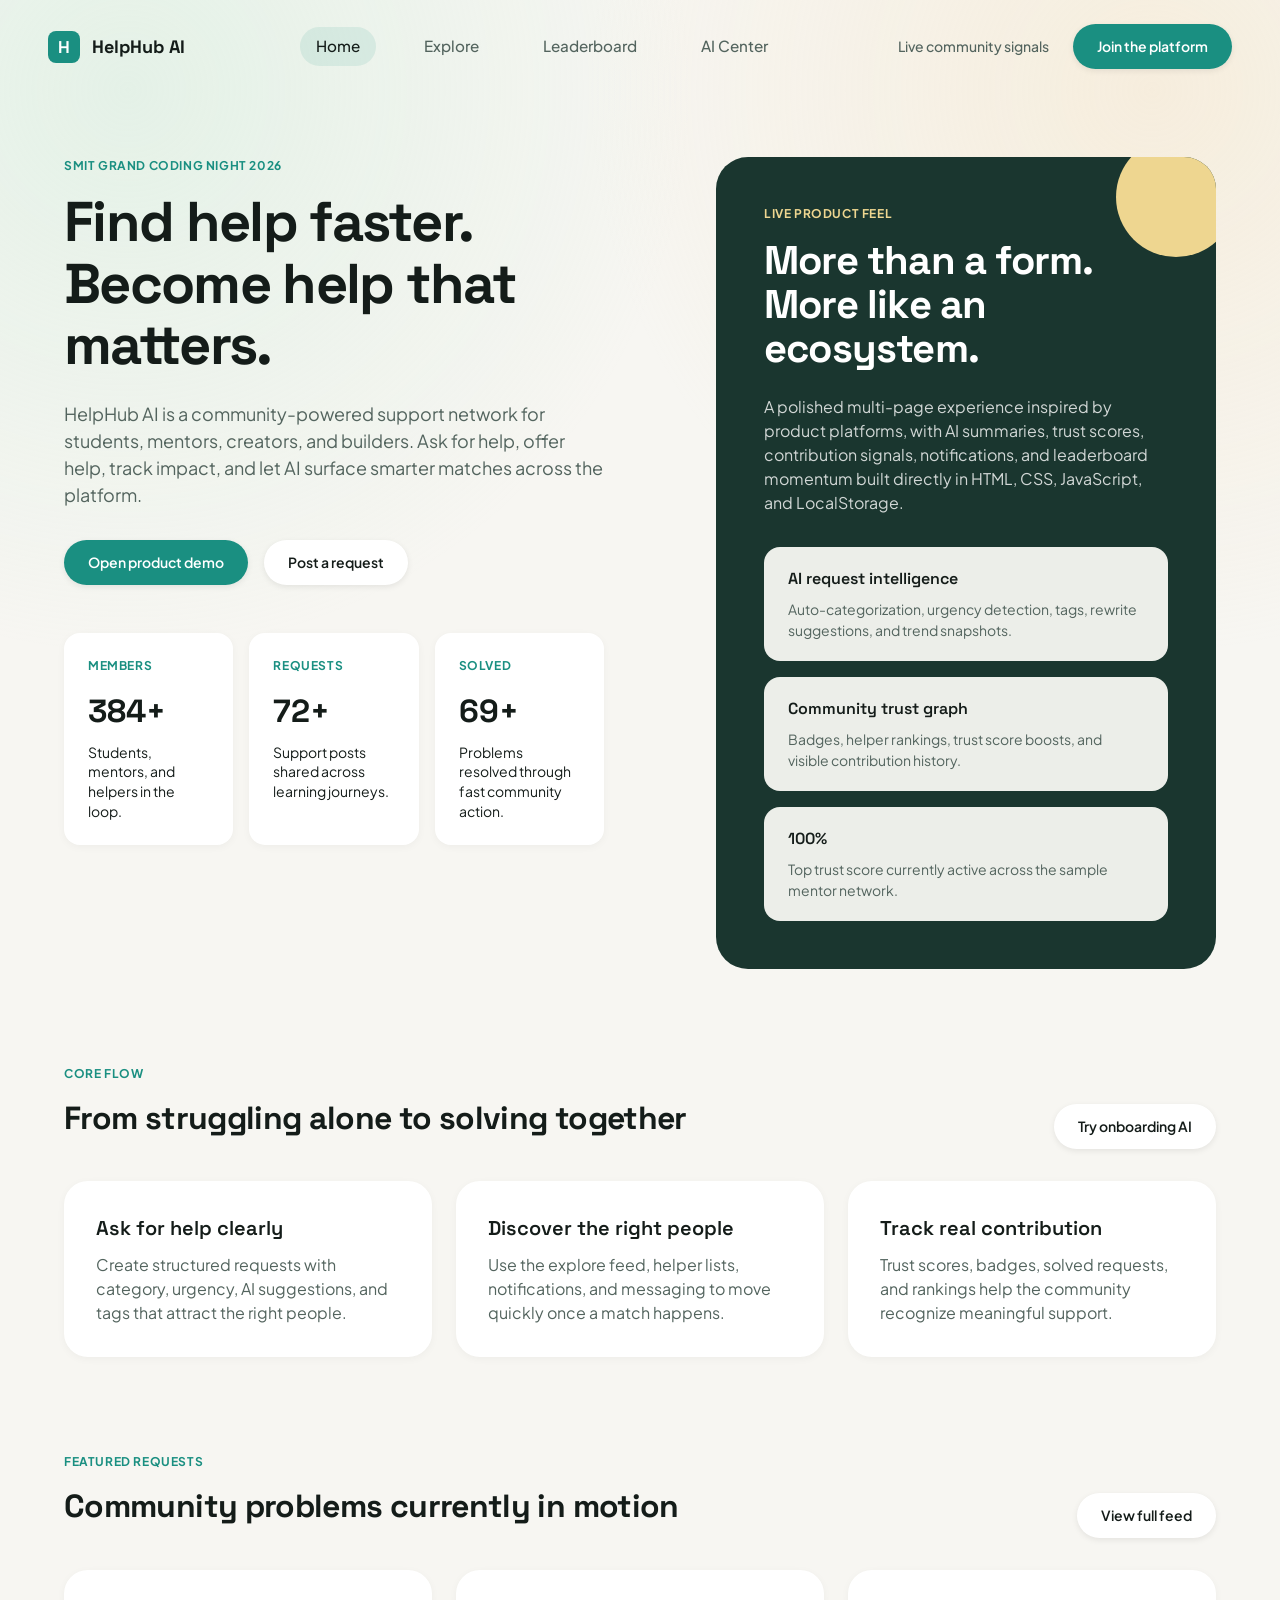
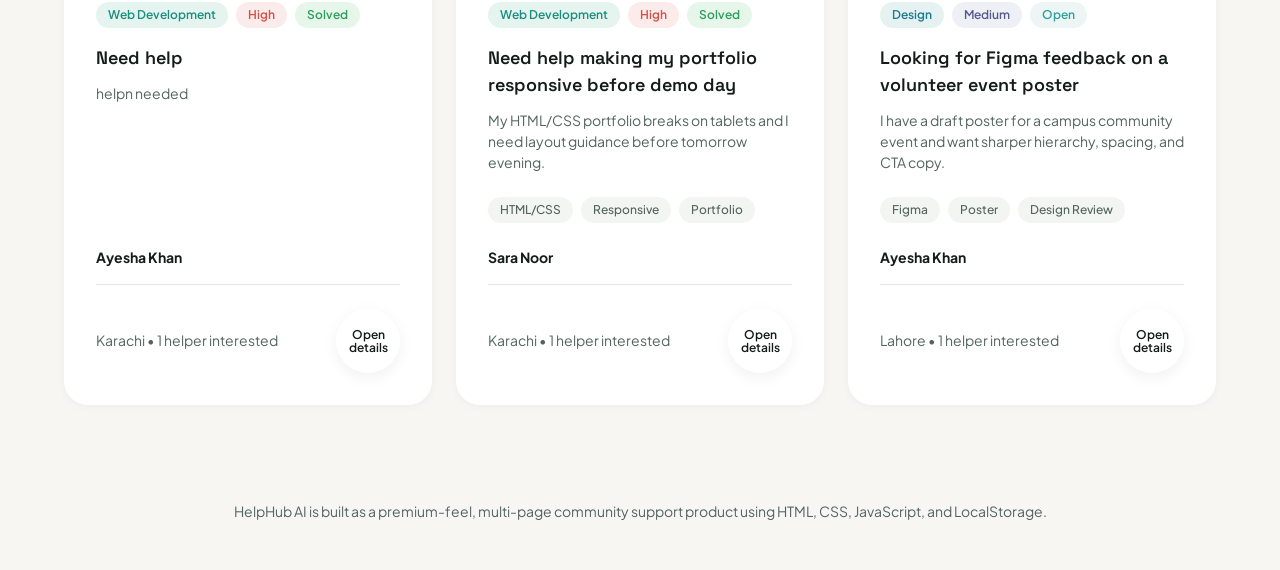
<file: index.html>
<!DOCTYPE html>
<html lang="en">
<head>
    <meta charset="UTF-8">
    <meta name="viewport" content="width=device-width, initial-scale=1.0">
    <title>HelpHub AI</title>
    <link rel="preconnect" href="https://fonts.googleapis.com">
    <link rel="preconnect" href="https://fonts.gstatic.com" crossorigin>
    <link href="https://fonts.googleapis.com/css2?family=Plus+Jakarta+Sans:wght@400;500;600;700&family=Space+Grotesk:wght@500;600;700&display=swap" rel="stylesheet">
    <link rel="stylesheet" href="css/global.css">
    <link rel="stylesheet" href="css/navbar.css">
    <link rel="stylesheet" href="css/home.css">
</head>
<body>

    <div class="background-mesh"></div>

    <header class="navbar">
        <a href="index.html" class="logo-area" style="text-decoration: none; color: inherit;">
            <div class="logo-icon">H</div>
            <span class="logo-text">HelpHub AI</span>
        </a>
        
        <nav class="nav-links">
            <a href="index.html" class="active">Home</a>
            <a href="pages/explore.html">Explore</a>
            <a href="pages/leaderboard.html">Leaderboard</a>
            <a href="pages/ai-center.html">AI Center</a>
        </nav>
        
        <div class="nav-actions">
            <a href="pages/notifications.html" class="live-signals" style="text-decoration: none;">Live community signals</a>
            <a href="pages/auth.html" class="btn btn-primary">Join the platform</a>
        </div>
    </header>

    <main class="container">
        <!-- Hero Section -->
        <section class="hero-section">
            <div class="hero-left">
                <div class="pre-heading">SMIT GRAND CODING NIGHT 2026</div>
                <h1 class="main-heading">Find help faster.<br>Become help that<br>matters.</h1>
                <p class="hero-description">
                    HelpHub AI is a community-powered support network for students, mentors, 
                    creators, and builders. Ask for help, offer help, track impact, and let AI surface 
                    smarter matches across the platform.
                </p>
                <div class="hero-buttons">
                    <a href="pages/explore.html" class="btn btn-primary">Open product demo</a>
                    <a href="pages/create-request.html" class="btn btn-secondary">Post a request</a>
                </div>
                
                <div class="stats-row">
                    <div class="stat-card">
                        <div class="stat-label">MEMBERS</div>
                        <div class="stat-value">384+</div>
                        <div class="stat-desc">Students, mentors, and helpers in the loop.</div>
                    </div>
                    <div class="stat-card">
                        <div class="stat-label">REQUESTS</div>
                        <div class="stat-value">72+</div>
                        <div class="stat-desc">Support posts shared across learning journeys.</div>
                    </div>
                    <div class="stat-card">
                        <div class="stat-label">SOLVED</div>
                        <div class="stat-value">69+</div>
                        <div class="stat-desc">Problems resolved through fast community action.</div>
                    </div>
                </div>
            </div>
            
            <div class="hero-right">
                <div class="dark-card">
                    <div class="deco-circle"></div>
                    <div class="dark-pre-heading">LIVE PRODUCT FEEL</div>
                    <h2 class="dark-heading">More than a form.<br>More like an<br>ecosystem.</h2>
                    <p class="dark-description">
                        A polished multi-page experience inspired by product platforms, with AI summaries, trust scores, 
                        contribution signals, notifications, and leaderboard momentum built directly in HTML, CSS, JavaScript, and LocalStorage.
                    </p>
                    
                    <div class="dark-inner-cards">
                        <div class="inner-card">
                            <h3>AI request intelligence</h3>
                            <p>Auto-categorization, urgency detection, tags, rewrite suggestions, and trend snapshots.</p>
                        </div>
                        <div class="inner-card">
                            <h3>Community trust graph</h3>
                            <p>Badges, helper rankings, trust score boosts, and visible contribution history.</p>
                        </div>
                        <div class="inner-card">
                            <h3>100%</h3>
                            <p>Top trust score currently active across the sample mentor network.</p>
                        </div>
                    </div>
                </div>
            </div>
        </section>

        <!-- Core Flow Section -->
        <section class="core-flow-section">
            <div class="section-header">
                <div>
                    <div class="pre-heading">CORE FLOW</div>
                    <h2>From struggling alone to solving together</h2>
                </div>
                <a href="pages/auth.html" class="btn btn-secondary">Try onboarding AI</a>
            </div>
            
            <div class="flow-cards">
                <div class="flow-card">
                    <h3>Ask for help clearly</h3>
                    <p>Create structured requests with category, urgency, AI suggestions, and tags that attract the right people.</p>
                </div>
                <div class="flow-card">
                    <h3>Discover the right people</h3>
                    <p>Use the explore feed, helper lists, notifications, and messaging to move quickly once a match happens.</p>
                </div>
                <div class="flow-card">
                    <h3>Track real contribution</h3>
                    <p>Trust scores, badges, solved requests, and rankings help the community recognize meaningful support.</p>
                </div>
            </div>
        </section>

        <!-- Featured Requests Section -->
        <section class="featured-requests-section">
            <div class="section-header">
                <div>
                    <div class="pre-heading">FEATURED REQUESTS</div>
                    <h2>Community problems currently in motion</h2>
                </div>
                <a href="pages/explore.html" class="btn btn-secondary">View full feed</a>
            </div>
            
            <div class="request-cards">
                <!-- Card 1 -->
                <div class="request-card">
                    <div class="request-tags">
                        <span class="tag tag-web">Web Development</span>
                        <span class="tag tag-high">High</span>
                        <span class="tag tag-solved">Solved</span>
                    </div>
                    <h3 class="request-title">Need help</h3>
                    <p class="request-desc">helpn needed</p>
                    
                    <div class="request-author">
                        <strong>Ayesha Khan</strong>
                    </div>
                    <div class="request-footer">
                        <div class="request-meta">Karachi • 1 helper interested</div>
                        <a href="pages/request-detail.html" class="btn btn-circle">Open<br>details</a>
                    </div>
                </div>
                
                <!-- Card 2 -->
                <div class="request-card">
                    <div class="request-tags">
                        <span class="tag tag-web">Web Development</span>
                        <span class="tag tag-high">High</span>
                        <span class="tag tag-solved">Solved</span>
                    </div>
                    <h3 class="request-title">Need help making my portfolio responsive before demo day</h3>
                    <p class="request-desc">My HTML/CSS portfolio breaks on tablets and I need layout guidance before tomorrow evening.</p>
                    
                    <div class="skill-tags">
                        <span class="skill-tag">HTML/CSS</span>
                        <span class="skill-tag">Responsive</span>
                        <span class="skill-tag">Portfolio</span>
                    </div>
                    
                    <div class="request-author">
                        <strong>Sara Noor</strong>
                    </div>
                    <div class="request-footer">
                        <div class="request-meta">Karachi • 1 helper interested</div>
                        <a href="pages/request-detail.html" class="btn btn-circle">Open<br>details</a>
                    </div>
                </div>
                
                <!-- Card 3 -->
                <div class="request-card">
                    <div class="request-tags">
                        <span class="tag tag-design">Design</span>
                        <span class="tag tag-medium">Medium</span>
                        <span class="tag tag-open">Open</span>
                    </div>
                    <h3 class="request-title">Looking for Figma feedback on a volunteer event poster</h3>
                    <p class="request-desc">I have a draft poster for a campus community event and want sharper hierarchy, spacing, and CTA copy.</p>
                    
                    <div class="skill-tags">
                        <span class="skill-tag">Figma</span>
                        <span class="skill-tag">Poster</span>
                        <span class="skill-tag">Design Review</span>
                    </div>
                    
                    <div class="request-author">
                        <strong>Ayesha Khan</strong>
                    </div>
                    <div class="request-footer">
                        <div class="request-meta">Lahore • 1 helper interested</div>
                        <a href="pages/request-detail.html" class="btn btn-circle">Open<br>details</a>
                    </div>
                </div>
            </div>
        </section>

        <!-- Footer -->
        <footer class="main-footer">
            <p>HelpHub AI is built as a premium-feel, multi-page community support product using HTML, CSS, JavaScript, and LocalStorage.</p>
        </footer>
    </main>

</body>
</html>
</file>
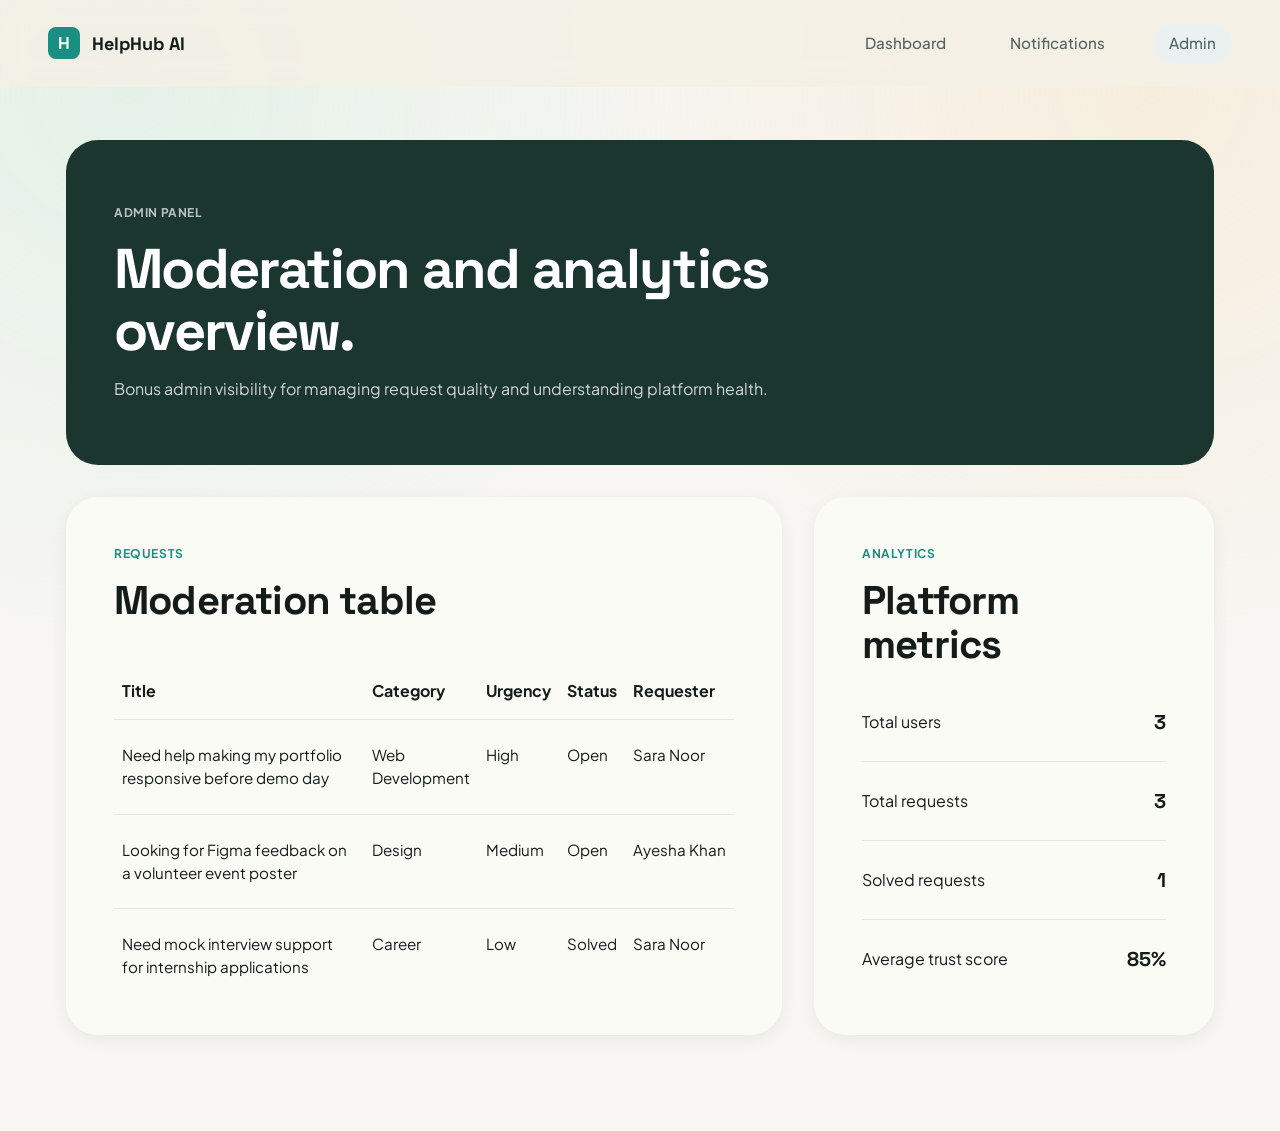
<file: pages/admin.html>
<!DOCTYPE html>
<html lang="en">
<head>
    <meta charset="UTF-8">
    <meta name="viewport" content="width=device-width, initial-scale=1.0">
    <title>HelpHub AI - Admin</title>
    <link rel="preconnect" href="https://fonts.googleapis.com">
    <link rel="preconnect" href="https://fonts.gstatic.com" crossorigin>
    <link href="https://fonts.googleapis.com/css2?family=Plus+Jakarta+Sans:wght@400;500;600;700&family=Space+Grotesk:wght@500;600;700&display=swap" rel="stylesheet">
    <link rel="stylesheet" href="../css/global.css">
    <link rel="stylesheet" href="../css/navbar.css">
    <link rel="stylesheet" href="../css/admin.css">
    <style>
        /* Specific pill for active admin nav */
        .admin-nav-pill {
            background-color: #ebf1f0;
            color: #1a8f81;
            padding: 8px 16px;
            border-radius: 100px;
            text-decoration: none;
        }
    </style>
</head>
<body class="admin-page">

    <div class="background-mesh"></div>

    <header class="navbar admin-navbar">
        <a href="../index.html" class="logo-area" style="text-decoration: none; color: inherit;">
            <div class="logo-icon">H</div>
            <span class="logo-text">HelpHub AI</span>
        </a>
        
        <nav class="nav-links">
            <a href="dashboard.html">Dashboard</a>
            <a href="notifications.html">Notifications</a>
            <a href="admin.html" class="admin-nav-pill">Admin</a>
        </nav>
    </header>

    <main class="container admin-container">
        
        <!-- Header Card -->
        <section class="admin-header-card">
            <div class="admin-pre-heading">ADMIN PANEL</div>
            <h1 class="admin-header-heading">Moderation and analytics overview.</h1>
            <p class="admin-header-subtitle">Bonus admin visibility for managing request quality and understanding platform health.</p>
        </section>

        <!-- Layout Grid -->
        <div class="admin-layout">
            
            <!-- Left Panel: Moderation Table -->
            <section class="admin-panel">
                <div class="panel-pre-heading">REQUESTS</div>
                <h2 class="panel-heading">Moderation table</h2>

                <table class="moderation-table">
                    <thead>
                        <tr>
                            <th>Title</th>
                            <th>Category</th>
                            <th>Urgency</th>
                            <th>Status</th>
                            <th>Requester</th>
                        </tr>
                    </thead>
                    <tbody>
                        <tr>
                            <td class="table-title">Need help making my portfolio responsive before demo day</td>
                            <td>Web<br>Development</td>
                            <td>High</td>
                            <td>Open</td>
                            <td>Sara Noor</td>
                        </tr>
                        <tr>
                            <td class="table-title">Looking for Figma feedback on a volunteer event poster</td>
                            <td>Design</td>
                            <td>Medium</td>
                            <td>Open</td>
                            <td>Ayesha Khan</td>
                        </tr>
                        <tr>
                            <td class="table-title">Need mock interview support for internship applications</td>
                            <td>Career</td>
                            <td>Low</td>
                            <td>Solved</td>
                            <td>Sara Noor</td>
                        </tr>
                    </tbody>
                </table>
            </section>

            <!-- Right Panel: Analytics -->
            <section class="admin-panel">
                <div class="panel-pre-heading">ANALYTICS</div>
                <h2 class="panel-heading">Platform metrics</h2>

                <div class="metrics-list">
                    <div class="metric-row">
                        <span class="metric-label">Total users</span>
                        <span class="metric-value">3</span>
                    </div>
                    <div class="metric-row">
                        <span class="metric-label">Total requests</span>
                        <span class="metric-value">3</span>
                    </div>
                    <div class="metric-row">
                        <span class="metric-label">Solved requests</span>
                        <span class="metric-value">1</span>
                    </div>
                    <div class="metric-row">
                        <span class="metric-label">Average trust score</span>
                        <span class="metric-value">85%</span>
                    </div>
                </div>
            </section>

        </div>

    </main>

</body>
</html>
</file>
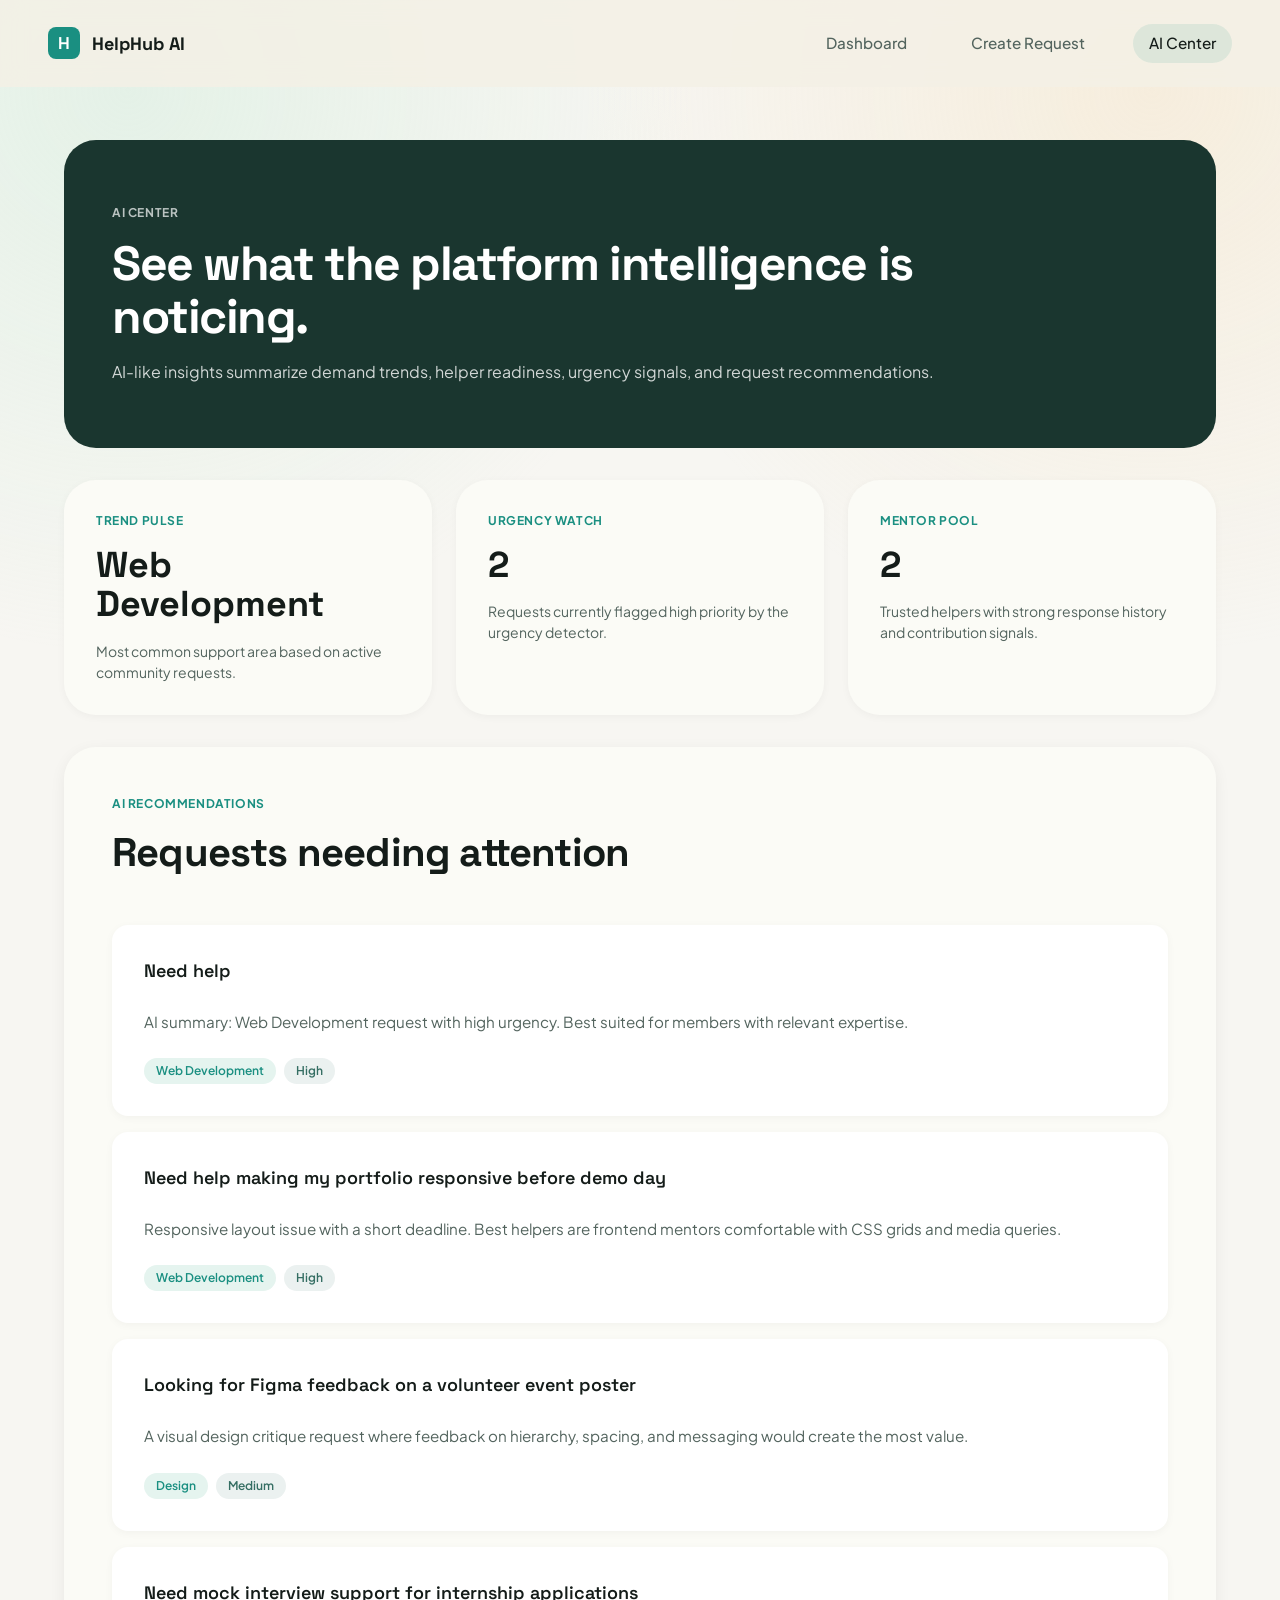
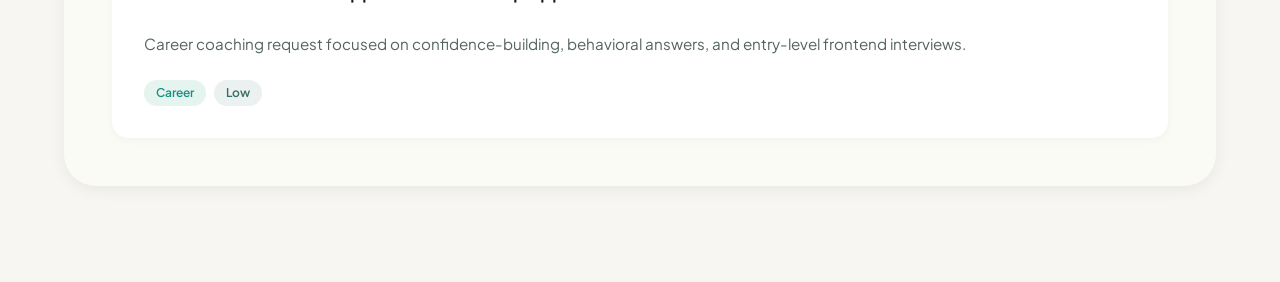
<file: pages/ai-center.html>
<!DOCTYPE html>
<html lang="en">
<head>
    <meta charset="UTF-8">
    <meta name="viewport" content="width=device-width, initial-scale=1.0">
    <title>HelpHub AI - AI Center</title>
    <link rel="preconnect" href="https://fonts.googleapis.com">
    <link rel="preconnect" href="https://fonts.gstatic.com" crossorigin>
    <link href="https://fonts.googleapis.com/css2?family=Plus+Jakarta+Sans:wght@400;500;600;700&family=Space+Grotesk:wght@500;600;700&display=swap" rel="stylesheet">
    <link rel="stylesheet" href="../css/global.css">
    <link rel="stylesheet" href="../css/navbar.css">
    <link rel="stylesheet" href="../css/aicenter.css">
</head>
<body class="aicenter-page">

    <div class="background-mesh"></div>

    <header class="navbar aicenter-navbar">
        <a href="../index.html" class="logo-area" style="text-decoration: none; color: inherit;">
            <div class="logo-icon">H</div>
            <span class="logo-text">HelpHub AI</span>
        </a>
        
        <nav class="nav-links">
            <a href="dashboard.html">Dashboard</a>
            <a href="create-request.html">Create Request</a>
            <a href="ai-center.html" class="active">AI Center</a>
        </nav>
    </header>

    <main class="container aicenter-container">
        
        <!-- AI Center Header Card -->
        <section class="aicenter-header-card">
            <div class="aicenter-pre-heading">AI CENTER</div>
            <h1 class="aicenter-header-heading">See what the platform intelligence is noticing.</h1>
            <p class="aicenter-header-subtitle">AI-like insights summarize demand trends, helper readiness, urgency signals, and request recommendations.</p>
        </section>

        <!-- Insights Row -->
        <div class="insights-row">
            
            <article class="insight-card">
                <div class="insight-label">TREND PULSE</div>
                <div class="insight-value">Web Development</div>
                <div class="insight-desc">Most common support area based on active community requests.</div>
            </article>

            <article class="insight-card">
                <div class="insight-label">URGENCY WATCH</div>
                <div class="insight-value">2</div>
                <div class="insight-desc">Requests currently flagged high priority by the urgency detector.</div>
            </article>

            <article class="insight-card">
                <div class="insight-label">MENTOR POOL</div>
                <div class="insight-value">2</div>
                <div class="insight-desc">Trusted helpers with strong response history and contribution signals.</div>
            </article>

        </div>

        <!-- Main Recommendations Feed -->
        <section class="recommendations-container">
            <div class="rec-pre-heading">AI RECOMMENDATIONS</div>
            <h2 class="rec-heading">Requests needing attention</h2>

            <div class="rec-list">
                
                <article class="rec-item">
                    <h3 class="rec-title">Need help</h3>
                    <p class="rec-summary">AI summary: Web Development request with high urgency. Best suited for members with relevant expertise.</p>
                    <div class="rec-tags">
                        <span class="rec-tag rec-tag-web">Web Development</span>
                        <span class="rec-tag rec-tag-high">High</span>
                    </div>
                </article>

                <article class="rec-item">
                    <h3 class="rec-title">Need help making my portfolio responsive before demo day</h3>
                    <p class="rec-summary">Responsive layout issue with a short deadline. Best helpers are frontend mentors comfortable with CSS grids and media queries.</p>
                    <div class="rec-tags">
                        <span class="rec-tag rec-tag-web">Web Development</span>
                        <span class="rec-tag rec-tag-high">High</span>
                    </div>
                </article>

                <article class="rec-item">
                    <h3 class="rec-title">Looking for Figma feedback on a volunteer event poster</h3>
                    <p class="rec-summary">A visual design critique request where feedback on hierarchy, spacing, and messaging would create the most value.</p>
                    <div class="rec-tags">
                        <span class="rec-tag rec-tag-design">Design</span>
                        <span class="rec-tag rec-tag-medium">Medium</span>
                    </div>
                </article>

                <article class="rec-item">
                    <h3 class="rec-title">Need mock interview support for internship applications</h3>
                    <p class="rec-summary">Career coaching request focused on confidence-building, behavioral answers, and entry-level frontend interviews.</p>
                    <div class="rec-tags">
                        <span class="rec-tag rec-tag-career">Career</span>
                        <span class="rec-tag rec-tag-low">Low</span>
                    </div>
                </article>

            </div>
        </section>

    </main>

</body>
</html>
</file>
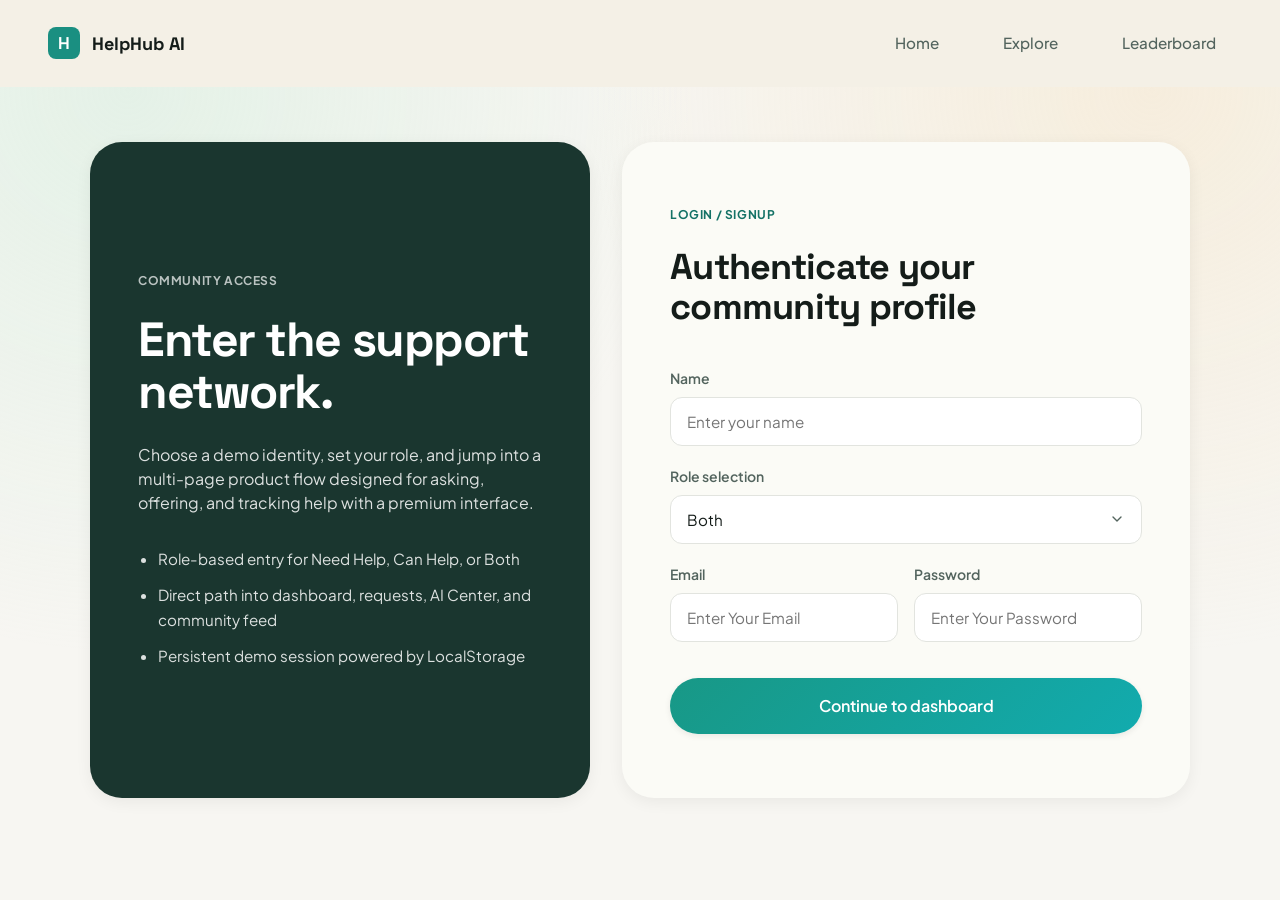
<file: pages/auth.html>
<!DOCTYPE html>
<html lang="en">

<head>
    <meta charset="UTF-8">
    <meta name="viewport" content="width=device-width, initial-scale=1.0">
    <title>HelpHub AI - Authentication</title>
    <link rel="preconnect" href="https://fonts.googleapis.com">
    <link rel="preconnect" href="https://fonts.gstatic.com" crossorigin>
    <link
        href="https://fonts.googleapis.com/css2?family=Plus+Jakarta+Sans:wght@400;500;600;700&family=Space+Grotesk:wght@500;600;700&display=swap"
        rel="stylesheet">
    <link rel="stylesheet" href="../css/global.css">
    <link rel="stylesheet" href="../css/navbar.css">
    <link rel="stylesheet" href="../css/auth.css">
</head>

<body class="auth-page">

    <div class="background-mesh"></div>

    <header class="navbar auth-navbar">
        <a href="../index.html" class="logo-area" style="text-decoration: none; color: inherit;">
            <div class="logo-icon">H</div>
            <span class="logo-text">HelpHub AI</span>
        </a>

        <nav class="nav-links">
            <a href="../index.html">Home</a>
            <a href="explore.html">Explore</a>
            <a href="leaderboard.html">Leaderboard</a>
        </nav>
    </header>

    <main class="container auth-container">
        <div class="auth-layout">
            <!-- Left Panel (Dark) -->
            <div class="auth-panel auth-panel-dark">
                <div class="auth-pre-heading">COMMUNITY ACCESS</div>
                <h1 class="auth-heading">Enter the support<br>network.</h1>
                <p class="auth-desc">
                    Choose a demo identity, set your role, and jump into a multi-page product flow designed for asking,
                    offering, and tracking help with a premium interface.
                </p>
                <ul class="auth-features">
                    <li>Role-based entry for Need Help, Can Help, or Both</li>
                    <li>Direct path into dashboard, requests, AI Center, and community feed</li>
                    <li>Persistent demo session powered by LocalStorage</li>
                </ul>
            </div>

            <!-- Right Panel (Light) -->
            <div class="auth-panel auth-panel-light">
                <div class="auth-pre-heading auth-pre-heading-primary">LOGIN / SIGNUP</div>
                <h2 class="auth-heading-light">Authenticate your<br>community profile</h2>

                <div class="auth-form" action="#" method="POST">
                    <div class="form-group">
                        <label for="name">Name</label>
                        <input type="text" id="name" class="form-control" placeholder="Enter your name">
                    </div>

                    <div class="form-group">
                        <label for="role">Role selection</label>
                        <select id="role" class="form-control form-select">
                            <option>Both</option>
                            <option>Need Help</option>
                            <option>Can Help</option>
                        </select>
                    </div>

                    <div class="form-row">
                        <div class="form-group">
                            <label for="email">Email</label>
                            <input type="email" id="email" class="form-control" placeholder="Enter Your Email">
                        </div>
                        <div class="form-group">
                            <label for="password">Password</label>
                            <input type="password" id="password" class="form-control" placeholder="Enter Your Password">
                        </div>
                    </div>

                    <a href="dashboard.html" class="btn btn-full btn-gradient" style="display: block; text-align: center; text-decoration: none; box-sizing: border-box;">Continue to dashboard</a>
                </div>
            </div>
        </div>
    </main>
</body>

</html>
</file>
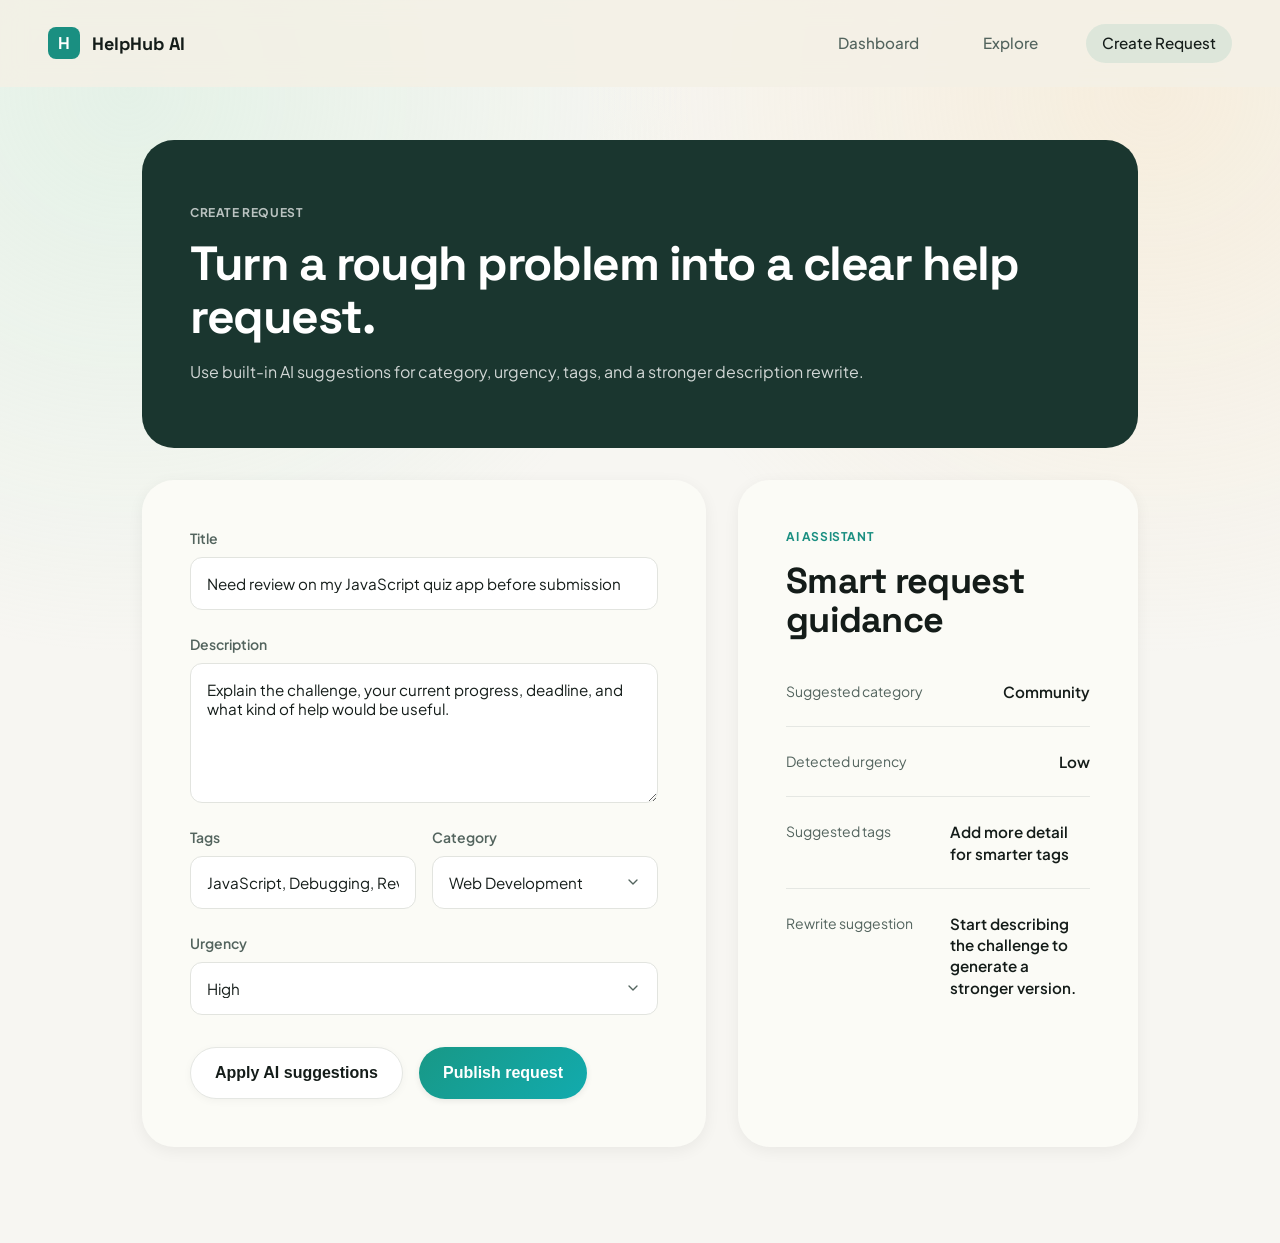
<file: pages/create-request.html>
<!DOCTYPE html>
<html lang="en">
<head>
    <meta charset="UTF-8">
    <meta name="viewport" content="width=device-width, initial-scale=1.0">
    <title>HelpHub AI - Create Request</title>
    <link rel="preconnect" href="https://fonts.googleapis.com">
    <link rel="preconnect" href="https://fonts.gstatic.com" crossorigin>
    <link href="https://fonts.googleapis.com/css2?family=Plus+Jakarta+Sans:wght@400;500;600;700&family=Space+Grotesk:wght@500;600;700&display=swap" rel="stylesheet">
    <link rel="stylesheet" href="../css/global.css">
    <link rel="stylesheet" href="../css/navbar.css">
    <link rel="stylesheet" href="../css/create-request.css">
</head>
<body class="create-request-page">

    <div class="background-mesh"></div>

    <header class="navbar create-navbar">
        <a href="../index.html" class="logo-area" style="text-decoration: none; color: inherit;">
            <div class="logo-icon">H</div>
            <span class="logo-text">HelpHub AI</span>
        </a>
        
        <nav class="nav-links">
            <a href="dashboard.html">Dashboard</a>
            <a href="explore.html">Explore</a>
            <a href="create-request.html" class="active">Create Request</a>
        </nav>
    </header>

    <main class="container create-request-container">
        
        <!-- Header Card -->
        <section class="create-header-card">
            <div class="create-pre-heading">CREATE REQUEST</div>
            <h1 class="create-header-heading">Turn a rough problem into a clear help request.</h1>
            <p class="create-header-subtitle">Use built-in AI suggestions for category, urgency, tags, and a stronger description rewrite.</p>
        </section>

        <!-- Layout Grid -->
        <div class="create-layout">
            
            <!-- Left Panel: Form -->
            <section class="create-panel">
                <form class="create-form" action="#" method="POST">
                    
                    <div class="form-group">
                        <label for="req-title">Title</label>
                        <input type="text" id="req-title" class="form-control" value="Need review on my JavaScript quiz app before submission">
                    </div>

                    <div class="form-group">
                        <label for="req-desc">Description</label>
                        <textarea id="req-desc" class="form-control">Explain the challenge, your current progress, deadline, and what kind of help would be useful.</textarea>
                    </div>

                    <div class="form-group-row">
                        <div class="form-group">
                            <label for="req-tags">Tags</label>
                            <input type="text" id="req-tags" class="form-control" value="JavaScript, Debugging, Review">
                        </div>
                        <div class="form-group">
                            <label for="req-category">Category</label>
                            <select id="req-category" class="form-control form-select">
                                <option>Web Development</option>
                                <option>Design</option>
                                <option>Career</option>
                            </select>
                        </div>
                    </div>

                    <div class="form-group">
                        <label for="req-urgency">Urgency</label>
                        <select id="req-urgency" class="form-control form-select">
                            <option>High</option>
                            <option>Medium</option>
                            <option>Low</option>
                        </select>
                    </div>

                    <div class="form-actions">
                        <button type="button" class="btn-secondary-pill">Apply AI suggestions</button>
                        <button type="button" class="btn-primary-pill">Publish request</button>
                    </div>

                </form>
            </section>

            <!-- Right Panel: AI Assistant -->
            <section class="create-panel">
                <div class="ai-panel-pre-heading">AI ASSISTANT</div>
                <h2 class="ai-panel-heading">Smart request guidance</h2>

                <div class="ai-insights-list">
                    
                    <div class="ai-insight-item">
                        <div class="ai-insight-label">Suggested category</div>
                        <div class="ai-insight-value text-right">Community</div>
                    </div>

                    <div class="ai-insight-item">
                        <div class="ai-insight-label">Detected urgency</div>
                        <div class="ai-insight-value text-right">Low</div>
                    </div>

                    <div class="ai-insight-item">
                        <div class="ai-insight-label">Suggested tags</div>
                        <div class="ai-insight-value text-left">Add more detail for smarter tags</div>
                    </div>

                    <div class="ai-insight-item">
                        <div class="ai-insight-label">Rewrite suggestion</div>
                        <div class="ai-insight-value text-left">Start describing the challenge to generate a stronger version.</div>
                    </div>

                </div>
            </section>

        </div>

    </main>

</body>
</html>
</file>
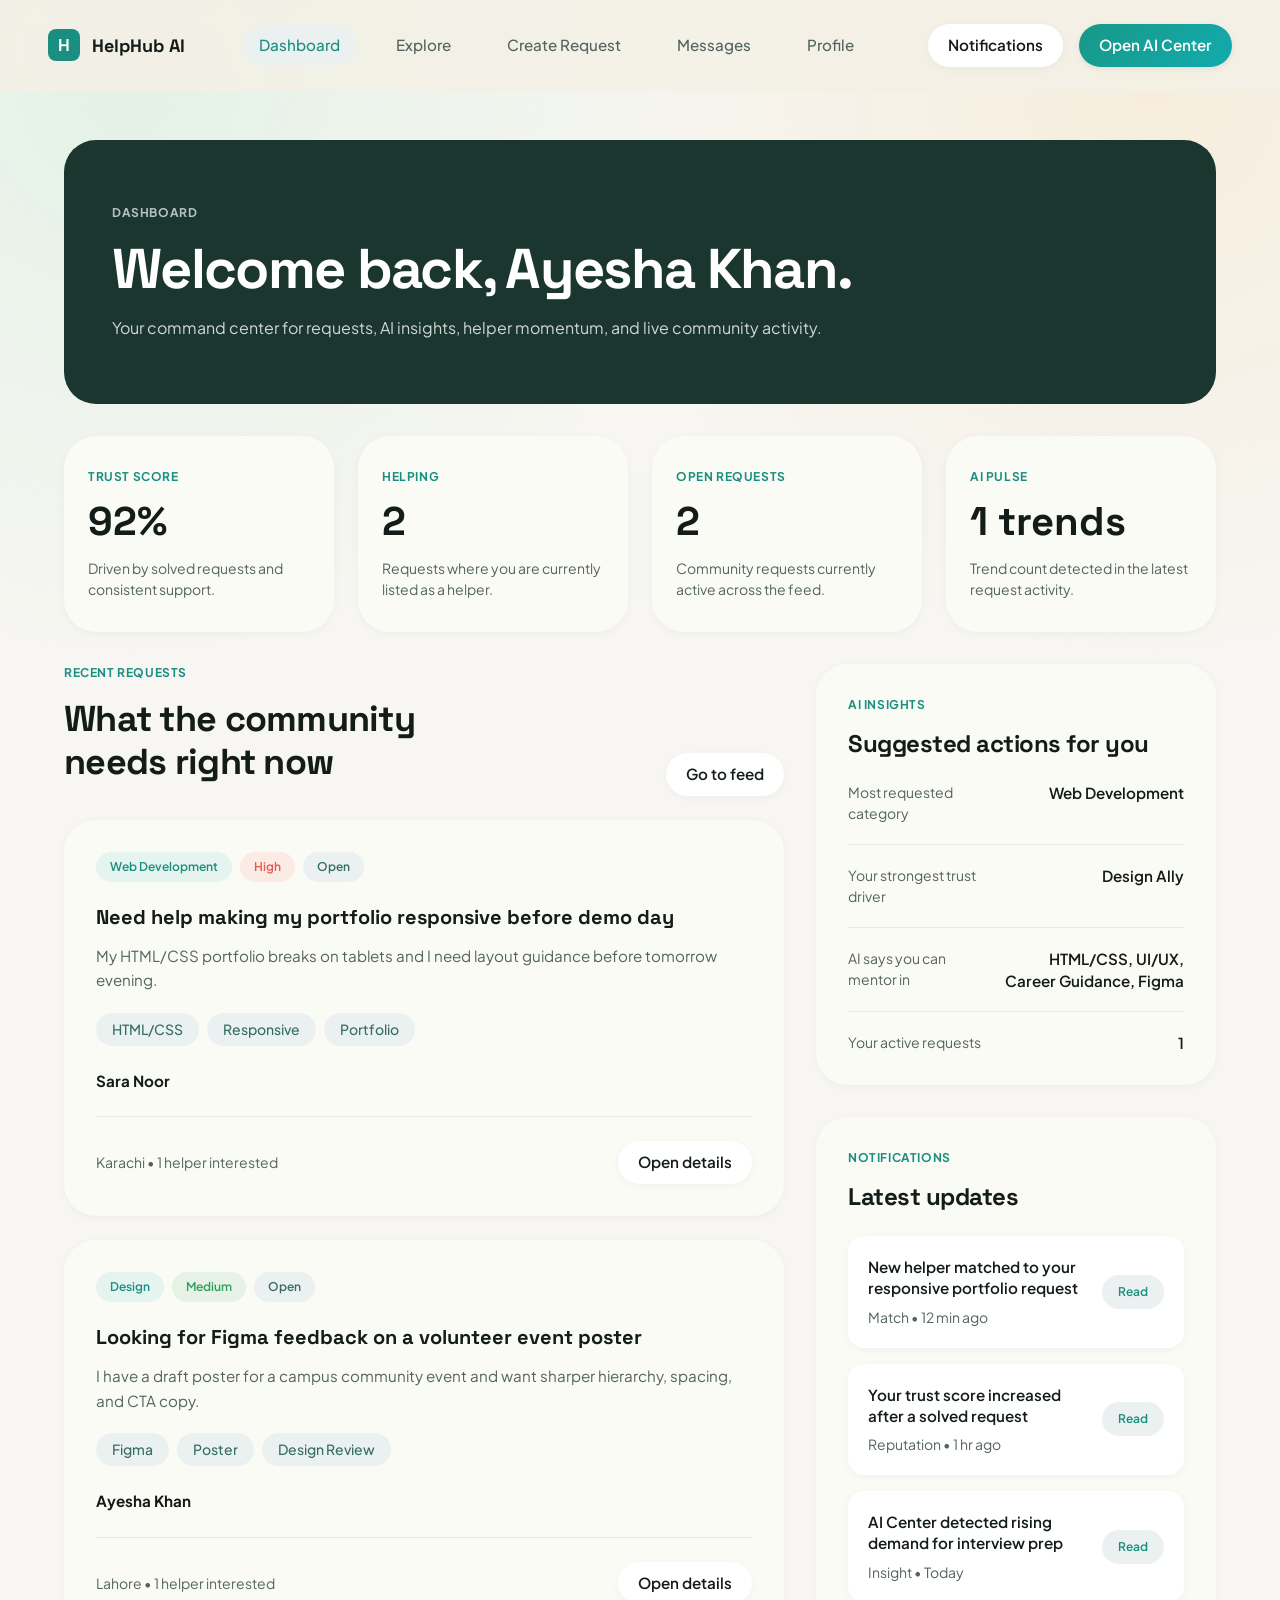
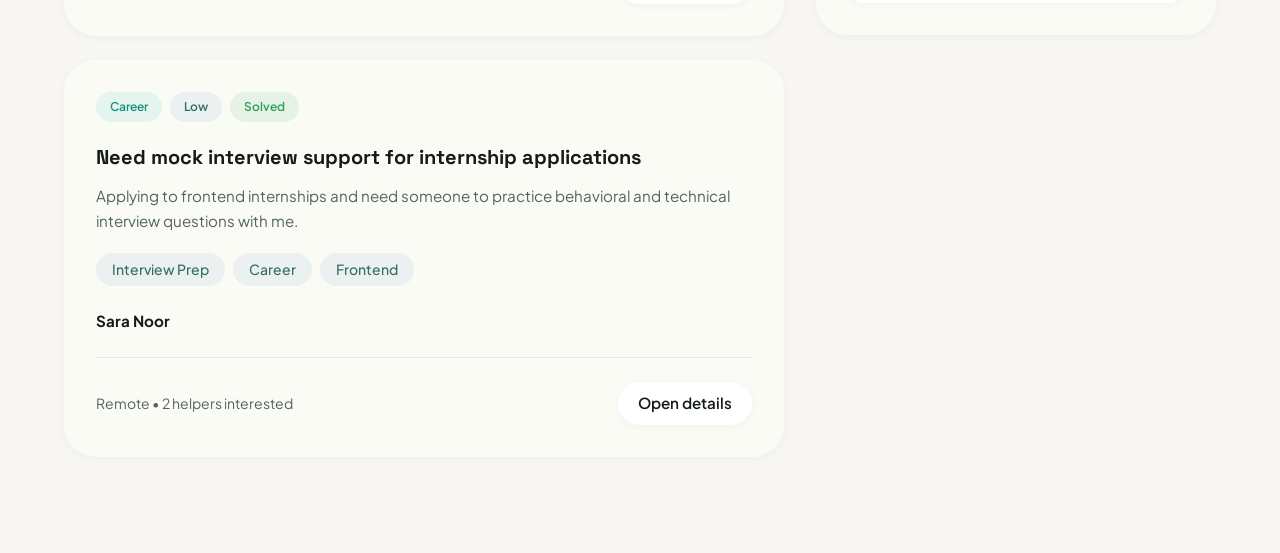
<file: pages/dashboard.html>
<!DOCTYPE html>
<html lang="en">
<head>
    <meta charset="UTF-8">
    <meta name="viewport" content="width=device-width, initial-scale=1.0">
    <title>HelpHub AI - Dashboard</title>
    <link rel="preconnect" href="https://fonts.googleapis.com">
    <link rel="preconnect" href="https://fonts.gstatic.com" crossorigin>
    <link href="https://fonts.googleapis.com/css2?family=Plus+Jakarta+Sans:wght@400;500;600;700&family=Space+Grotesk:wght@500;600;700&display=swap" rel="stylesheet">
    <link rel="stylesheet" href="../css/global.css">
    <link rel="stylesheet" href="../css/style.css">
    <link rel="stylesheet" href="../css/dashboard.css">
</head>
<body class="dashboard-page">

    <div class="background-mesh"></div>

    <header class="dashboard-navbar">
        <a href="../index.html" class="logo-area" style="text-decoration: none; color: inherit;">
            <div class="logo-icon">H</div>
            <span class="logo-text">HelpHub AI</span>
        </a>
        
        <nav class="dash-nav-links">
            <a href="dashboard.html" class="active">Dashboard</a>
            <a href="explore.html">Explore</a>
            <a href="create-request.html">Create Request</a>
            <a href="messages.html">Messages</a>
            <a href="profile.html">Profile</a>
        </nav>

        <div class="dash-nav-actions">
            <a href="notifications.html" class="btn-white-pill">Notifications</a>
            <a href="ai-center.html" class="btn-gradient-pill">Open AI Center</a>
        </div>
    </header>

    <main class="container dashboard-container">
        
        <!-- Header Card -->
        <section class="dashboard-header-card">
            <div class="dashboard-pre-heading">DASHBOARD</div>
            <h1 class="dashboard-header-heading">Welcome back, Ayesha Khan.</h1>
            <p class="dashboard-header-subtitle">Your command center for requests, AI insights, helper momentum, and live community activity.</p>
        </section>

        <!-- Stats Row -->
        <div class="stats-grid">
            <div class="stat-card">
                <div class="stat-pre-heading">TRUST SCORE</div>
                <div class="stat-value">92%</div>
                <div class="stat-desc">Driven by solved requests and consistent support.</div>
            </div>
            <div class="stat-card">
                <div class="stat-pre-heading">HELPING</div>
                <div class="stat-value">2</div>
                <div class="stat-desc">Requests where you are currently listed as a helper.</div>
            </div>
            <div class="stat-card">
                <div class="stat-pre-heading">OPEN REQUESTS</div>
                <div class="stat-value">2</div>
                <div class="stat-desc">Community requests currently active across the feed.</div>
            </div>
            <div class="stat-card">
                <div class="stat-pre-heading">AI PULSE</div>
                <div class="stat-value">1 trends</div>
                <div class="stat-desc">Trend count detected in the latest request activity.</div>
            </div>
        </div>

        <!-- Main Layout Split -->
        <div class="dashboard-layout">
            
            <!-- Left Column: Main Feed -->
            <div class="main-column">
                
                <div class="recent-requests-header">
                    <div>
                        <div class="section-pre-heading">RECENT REQUESTS</div>
                        <h2 class="section-heading">What the community needs right now</h2>
                    </div>
                    <a href="explore.html" class="btn-white-pill">Go to feed</a>
                </div>

                <div class="requests-feed">
                    
                    <!-- Feed Card 1 -->
                    <article class="feed-card-large">
                        <div class="card-tags">
                            <span class="feed-tag tag-web">Web Development</span>
                            <span class="feed-tag tag-high">High</span>
                            <span class="feed-tag tag-open">Open</span>
                        </div>
                        <h3 class="card-title">Need help making my portfolio responsive before demo day</h3>
                        <p class="card-desc">My HTML/CSS portfolio breaks on tablets and I need layout guidance before tomorrow evening.</p>
                        
                        <div class="card-skill-tags">
                            <span class="skill-pill">HTML/CSS</span>
                            <span class="skill-pill">Responsive</span>
                            <span class="skill-pill">Portfolio</span>
                        </div>

                        <div class="card-author">Sara Noor</div>
                        <div class="card-footer">
                            <span class="card-meta">Karachi &bull; 1 helper interested</span>
                            <a href="request-detail.html" class="btn-white-pill">Open details</a>
                        </div>
                    </article>

                    <!-- Feed Card 2 -->
                    <article class="feed-card-large">
                        <div class="card-tags">
                            <span class="feed-tag tag-design">Design</span>
                            <span class="feed-tag tag-medium">Medium</span>
                            <span class="feed-tag tag-open">Open</span>
                        </div>
                        <h3 class="card-title">Looking for Figma feedback on a volunteer event poster</h3>
                        <p class="card-desc">I have a draft poster for a campus community event and want sharper hierarchy, spacing, and CTA copy.</p>
                        
                        <div class="card-skill-tags">
                            <span class="skill-pill">Figma</span>
                            <span class="skill-pill">Poster</span>
                            <span class="skill-pill">Design Review</span>
                        </div>

                        <div class="card-author">Ayesha Khan</div>
                        <div class="card-footer">
                            <span class="card-meta">Lahore &bull; 1 helper interested</span>
                            <a href="request-detail.html" class="btn-white-pill">Open details</a>
                        </div>
                    </article>

                    <!-- Feed Card 3 -->
                    <article class="feed-card-large">
                        <div class="card-tags">
                            <span class="feed-tag tag-career">Career</span>
                            <span class="feed-tag tag-low">Low</span>
                            <span class="feed-tag tag-solved">Solved</span>
                        </div>
                        <h3 class="card-title">Need mock interview support for internship applications</h3>
                        <p class="card-desc">Applying to frontend internships and need someone to practice behavioral and technical interview questions with me.</p>
                        
                        <div class="card-skill-tags">
                            <span class="skill-pill">Interview Prep</span>
                            <span class="skill-pill">Career</span>
                            <span class="skill-pill">Frontend</span>
                        </div>

                        <div class="card-author">Sara Noor</div>
                        <div class="card-footer">
                            <span class="card-meta">Remote &bull; 2 helpers interested</span>
                            <a href="request-detail.html" class="btn-white-pill">Open details</a>
                        </div>
                    </article>

                </div>
            </div>

            <!-- Right Column: Widgets -->
            <div class="sidebar-column">
                
                <!-- Insights Widget -->
                <aside class="dashboard-widget">
                    <div class="section-pre-heading">AI INSIGHTS</div>
                    <h2 class="widget-heading">Suggested actions for you</h2>

                    <div class="insights-list">
                        <div class="insight-row">
                            <span class="insight-label">Most requested category</span>
                            <span class="insight-val">Web Development</span>
                        </div>
                        <div class="insight-row">
                            <span class="insight-label">Your strongest trust driver</span>
                            <span class="insight-val">Design Ally</span>
                        </div>
                        <div class="insight-row">
                            <span class="insight-label">AI says you can mentor in</span>
                            <span class="insight-val">HTML/CSS, UI/UX, Career Guidance, Figma</span>
                        </div>
                        <div class="insight-row">
                            <span class="insight-label">Your active requests</span>
                            <span class="insight-val">1</span>
                        </div>
                    </div>
                </aside>

                <!-- Notifications Widget -->
                <aside class="dashboard-widget">
                    <div class="section-pre-heading">NOTIFICATIONS</div>
                    <h2 class="widget-heading">Latest updates</h2>

                    <div class="notif-list">
                        
                        <!-- Notif 1 -->
                        <div class="notif-card">
                            <div class="notif-content">
                                <div class="notif-title">New helper matched to your responsive portfolio request</div>
                                <div class="notif-meta">Match &bull; 12 min ago</div>
                            </div>
                            <a href="notifications.html" class="btn-read-pill">Read</a>
                        </div>

                        <!-- Notif 2 -->
                        <div class="notif-card">
                            <div class="notif-content">
                                <div class="notif-title">Your trust score increased after a solved request</div>
                                <div class="notif-meta">Reputation &bull; 1 hr ago</div>
                            </div>
                            <a href="notifications.html" class="btn-read-pill">Read</a>
                        </div>

                        <!-- Notif 3 -->
                        <div class="notif-card">
                            <div class="notif-content">
                                <div class="notif-title">AI Center detected rising demand for interview prep</div>
                                <div class="notif-meta">Insight &bull; Today</div>
                            </div>
                            <a href="ai-center.html" class="btn-read-pill">Read</a>
                        </div>

                    </div>
                </aside>

            </div>

        </div>

    </main>

</body>
</html>
</file>
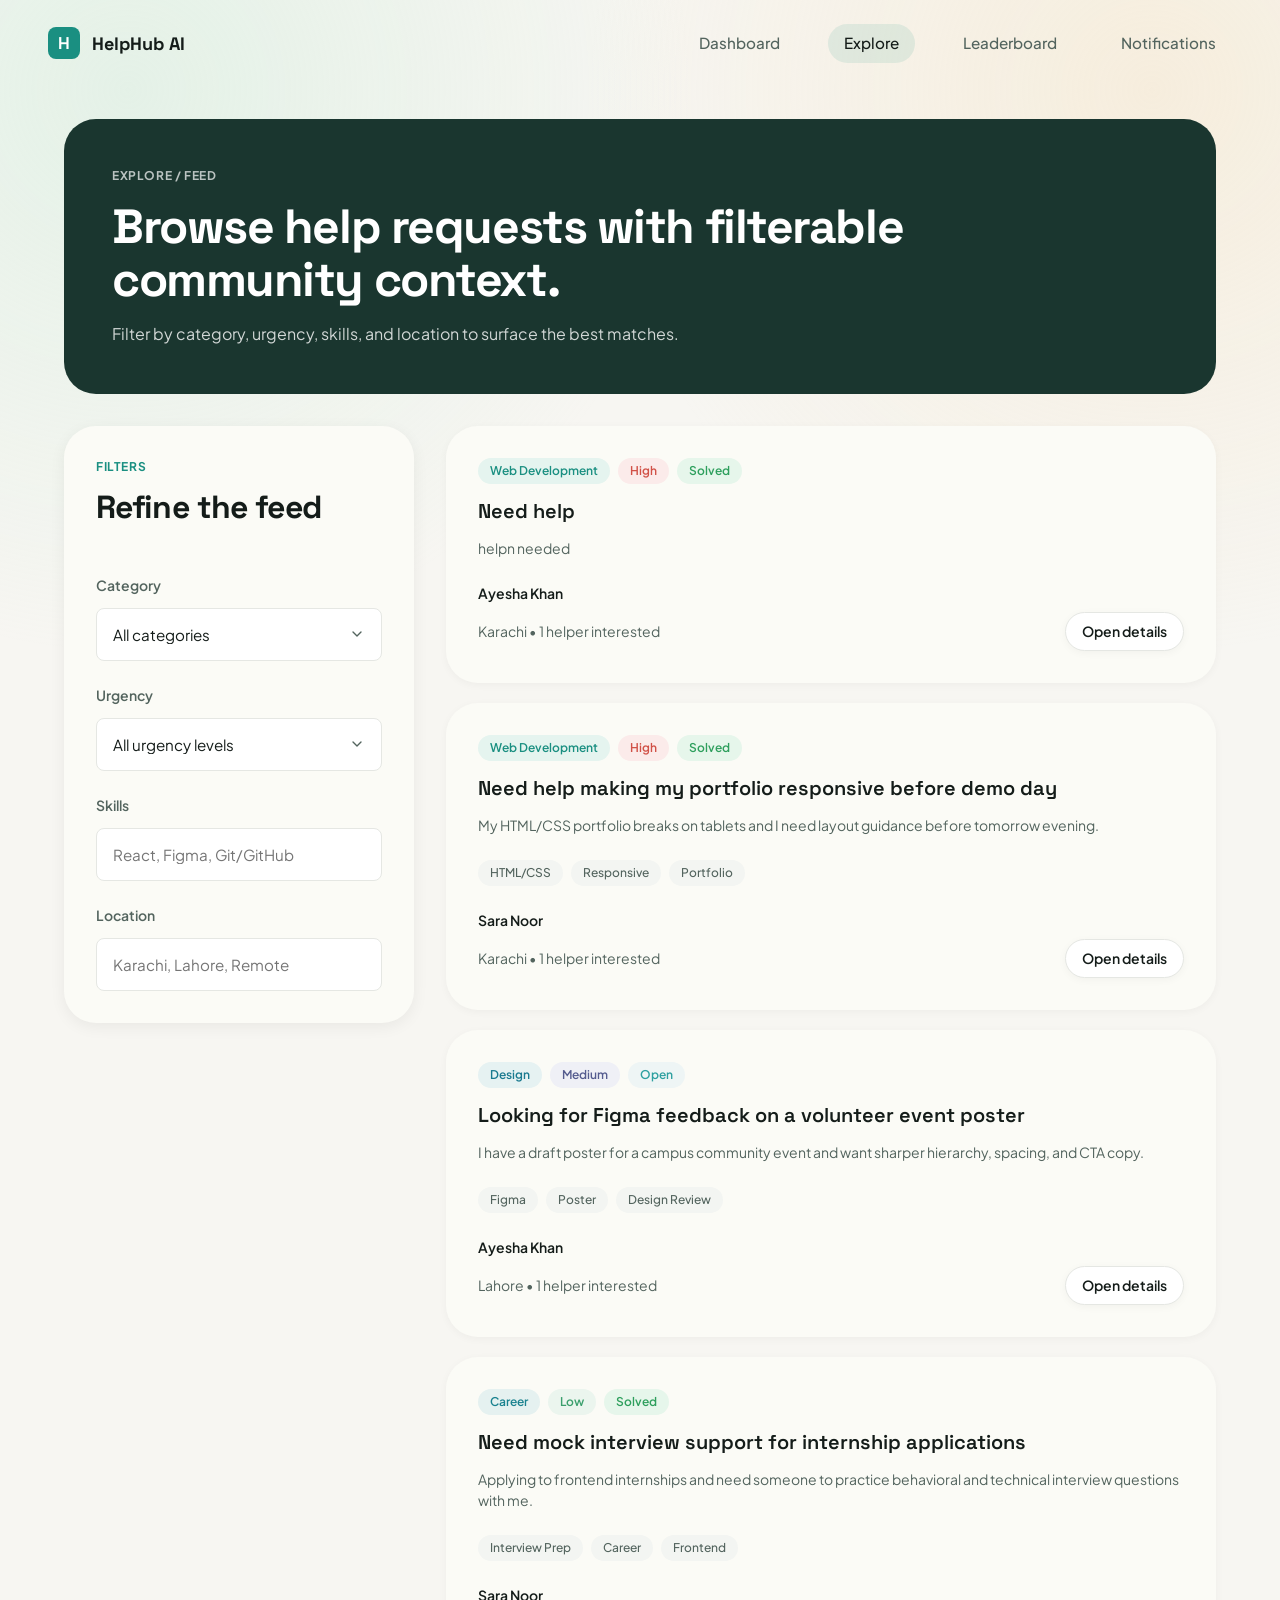
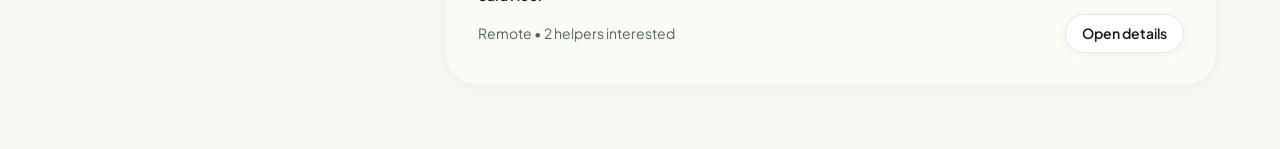
<file: pages/explore.html>
<!DOCTYPE html>
<html lang="en">
<head>
    <meta charset="UTF-8">
    <meta name="viewport" content="width=device-width, initial-scale=1.0">
    <title>HelpHub AI - Explore</title>
    <link rel="preconnect" href="https://fonts.googleapis.com">
    <link rel="preconnect" href="https://fonts.gstatic.com" crossorigin>
    <link href="https://fonts.googleapis.com/css2?family=Plus+Jakarta+Sans:wght@400;500;600;700&family=Space+Grotesk:wght@500;600;700&display=swap" rel="stylesheet">
    <link rel="stylesheet" href="../css/global.css">
    <link rel="stylesheet" href="../css/navbar.css">
    <link rel="stylesheet" href="../css/explore.css">
</head>
<body class="explore-page">

    <div class="background-mesh"></div>

    <header class="navbar">
        <a href="../index.html" class="logo-area" style="text-decoration: none; color: inherit;">
            <div class="logo-icon">H</div>
            <span class="logo-text">HelpHub AI</span>
        </a>
        
        <nav class="nav-links">
            <a href="dashboard.html">Dashboard</a>
            <a href="explore.html" class="active">Explore</a>
            <a href="leaderboard.html">Leaderboard</a>
            <a href="notifications.html">Notifications</a>
        </nav>
    </header>

    <main class="container">
        <!-- Explore Header Card -->
        <section class="explore-header-card">
            <div class="explore-pre-heading">EXPLORE / FEED</div>
            <h1 class="explore-header-heading">Browse help requests with filterable community context.</h1>
            <p class="explore-header-subtitle">Filter by category, urgency, skills, and location to surface the best matches.</p>
        </section>

        <!-- Explore Grid Layout -->
        <div class="explore-layout">
            
            <!-- Filters Sidebar -->
            <aside class="filters-sidebar">
                <div class="filters-pre-heading">FILTERS</div>
                <h2 class="filters-heading">Refine the feed</h2>

                <div class="filter-group">
                    <label class="filter-label" for="category">Category</label>
                    <select id="category" class="filter-select">
                        <option>All categories</option>
                    </select>
                </div>

                <div class="filter-group">
                    <label class="filter-label" for="urgency">Urgency</label>
                    <select id="urgency" class="filter-select">
                        <option>All urgency levels</option>
                    </select>
                </div>

                <div class="filter-group">
                    <label class="filter-label" for="skills">Skills</label>
                    <input type="text" id="skills" class="filter-input" placeholder="React, Figma, Git/GitHub">
                </div>

                <div class="filter-group">
                    <label class="filter-label" for="location">Location</label>
                    <input type="text" id="location" class="filter-input" placeholder="Karachi, Lahore, Remote">
                </div>
            </aside>

            <!-- Feed Column -->
            <div class="feed-column">
                
                <!-- Card 1 -->
                <article class="feed-card">
                    <div class="feed-tags">
                        <span class="feed-tag tag-web">Web Development</span>
                        <span class="feed-tag tag-high">High</span>
                        <span class="feed-tag tag-solved">Solved</span>
                    </div>
                    <h3 class="feed-card-title">Need help</h3>
                    <p class="feed-card-desc">helpn needed</p>
                    <div class="feed-card-author">Ayesha Khan</div>
                    <div class="feed-card-footer">
                        <span class="feed-card-meta">Karachi • 1 helper interested</span>
                        <a href="request-detail.html" class="feed-btn-pill">Open details</a>
                    </div>
                </article>

                <!-- Card 2 -->
                <article class="feed-card">
                    <div class="feed-tags">
                        <span class="feed-tag tag-web">Web Development</span>
                        <span class="feed-tag tag-high">High</span>
                        <span class="feed-tag tag-solved">Solved</span>
                    </div>
                    <h3 class="feed-card-title">Need help making my portfolio responsive before demo day</h3>
                    <p class="feed-card-desc">My HTML/CSS portfolio breaks on tablets and I need layout guidance before tomorrow evening.</p>
                    
                    <div class="feed-skill-tags">
                        <span class="feed-skill-tag">HTML/CSS</span>
                        <span class="feed-skill-tag">Responsive</span>
                        <span class="feed-skill-tag">Portfolio</span>
                    </div>

                    <div class="feed-card-author">Sara Noor</div>
                    <div class="feed-card-footer">
                        <span class="feed-card-meta">Karachi • 1 helper interested</span>
                        <a href="request-detail.html" class="feed-btn-pill">Open details</a>
                    </div>
                </article>

                <!-- Card 3 -->
                <article class="feed-card">
                    <div class="feed-tags">
                        <span class="feed-tag tag-design">Design</span>
                        <span class="feed-tag tag-medium">Medium</span>
                        <span class="feed-tag tag-open">Open</span>
                    </div>
                    <h3 class="feed-card-title">Looking for Figma feedback on a volunteer event poster</h3>
                    <p class="feed-card-desc">I have a draft poster for a campus community event and want sharper hierarchy, spacing, and CTA copy.</p>
                    
                    <div class="feed-skill-tags">
                        <span class="feed-skill-tag">Figma</span>
                        <span class="feed-skill-tag">Poster</span>
                        <span class="feed-skill-tag">Design Review</span>
                    </div>

                    <div class="feed-card-author">Ayesha Khan</div>
                    <div class="feed-card-footer">
                        <span class="feed-card-meta">Lahore • 1 helper interested</span>
                        <a href="request-detail.html" class="feed-btn-pill">Open details</a>
                    </div>
                </article>

                <!-- Card 4 -->
                <article class="feed-card">
                    <div class="feed-tags">
                        <span class="feed-tag tag-career">Career</span>
                        <span class="feed-tag tag-low">Low</span>
                        <span class="feed-tag tag-solved">Solved</span>
                    </div>
                    <h3 class="feed-card-title">Need mock interview support for internship applications</h3>
                    <p class="feed-card-desc">Applying to frontend internships and need someone to practice behavioral and technical interview questions with me.</p>
                    
                    <div class="feed-skill-tags">
                        <span class="feed-skill-tag">Interview Prep</span>
                        <span class="feed-skill-tag">Career</span>
                        <span class="feed-skill-tag">Frontend</span>
                    </div>

                    <div class="feed-card-author">Sara Noor</div>
                    <div class="feed-card-footer">
                        <span class="feed-card-meta">Remote • 2 helpers interested</span>
                        <a href="request-detail.html" class="feed-btn-pill">Open details</a>
                    </div>
                </article>

            </div>
        </div>
    </main>

</body>
</html>
</file>
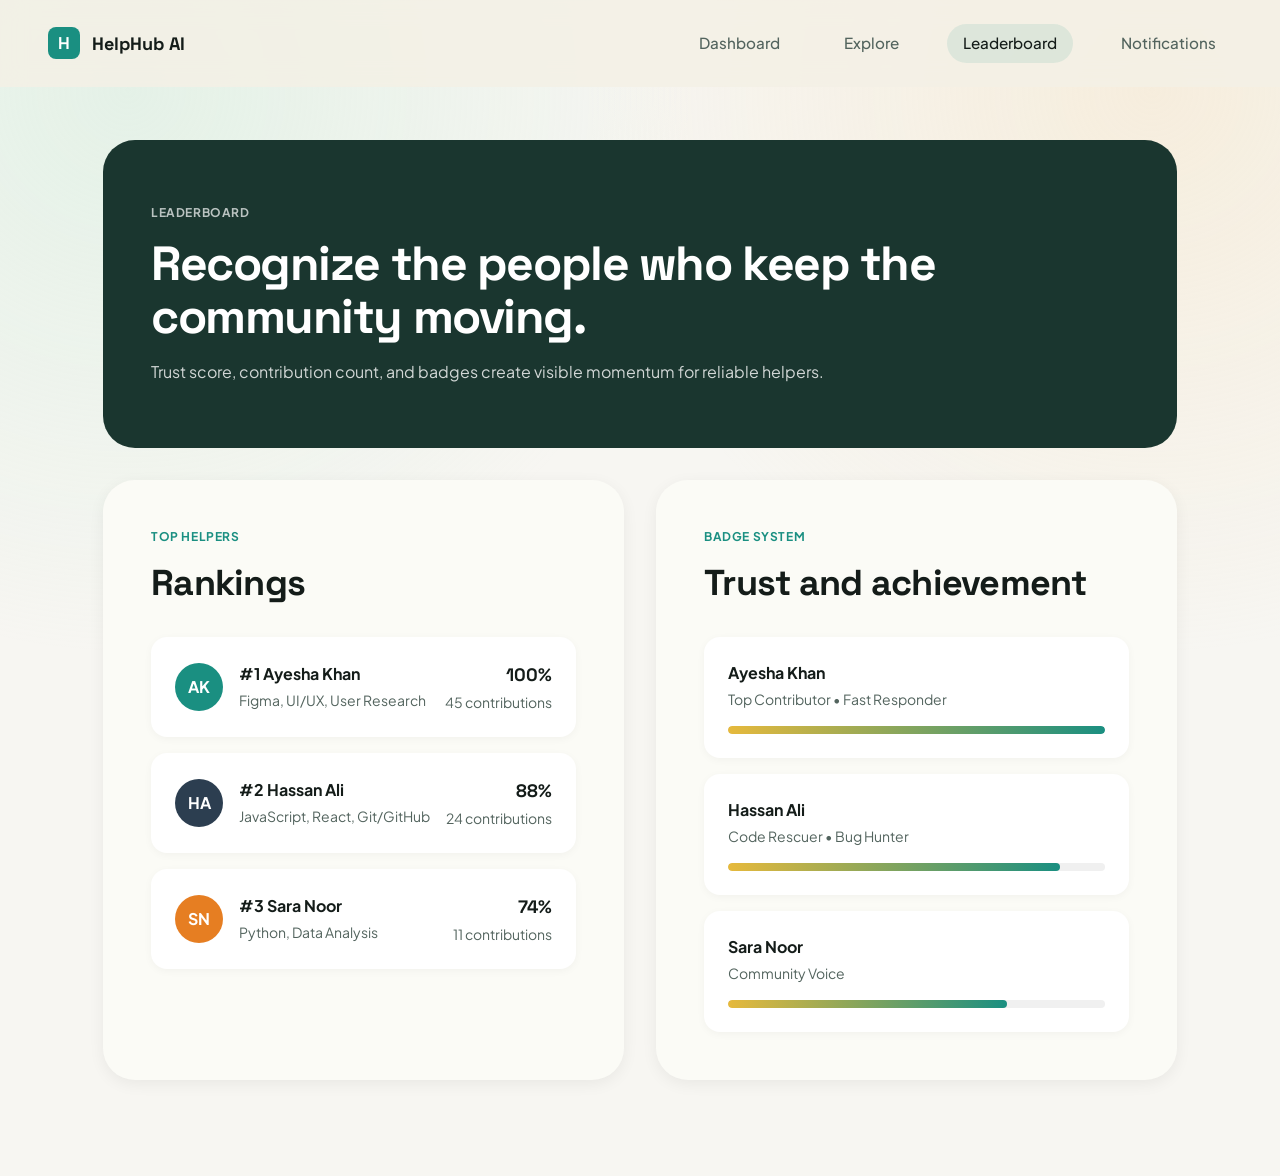
<file: pages/leaderboard.html>
<!DOCTYPE html>
<html lang="en">
<head>
    <meta charset="UTF-8">
    <meta name="viewport" content="width=device-width, initial-scale=1.0">
    <title>HelpHub AI - Leaderboard</title>
    <link rel="preconnect" href="https://fonts.googleapis.com">
    <link rel="preconnect" href="https://fonts.gstatic.com" crossorigin>
    <link href="https://fonts.googleapis.com/css2?family=Plus+Jakarta+Sans:wght@400;500;600;700&family=Space+Grotesk:wght@500;600;700&display=swap" rel="stylesheet">
    <link rel="stylesheet" href="../css/global.css">
    <link rel="stylesheet" href="../css/navbar.css">
    <link rel="stylesheet" href="../css/leaderboard.css">
</head>
<body class="leaderboard-page">

    <div class="background-mesh"></div>

    <header class="navbar leaderboard-navbar">
        <a href="../index.html" class="logo-area" style="text-decoration: none; color: inherit;">
            <div class="logo-icon">H</div>
            <span class="logo-text">HelpHub AI</span>
        </a>
        
        <nav class="nav-links">
            <a href="dashboard.html">Dashboard</a>
            <a href="explore.html">Explore</a>
            <a href="leaderboard.html" class="active">Leaderboard</a>
            <a href="notifications.html">Notifications</a>
        </nav>
    </header>

    <main class="container leaderboard-container">
        
        <!-- Leaderboard Header Card -->
        <section class="leaderboard-header-card">
            <div class="leaderboard-pre-heading">LEADERBOARD</div>
            <h1 class="leaderboard-header-heading">Recognize the people who keep the community moving.</h1>
            <p class="leaderboard-header-subtitle">Trust score, contribution count, and badges create visible momentum for reliable helpers.</p>
        </section>

        <!-- Dynamic Grid -->
        <div class="leaderboard-layout">
            
            <!-- Left Panel: Top Helpers -->
            <section class="leaderboard-panel">
                <div class="panel-pre-heading">TOP HELPERS</div>
                <h2 class="panel-heading">Rankings</h2>

                <div class="ranking-list">
                    
                    <!-- Ranking Card 1 -->
                    <article class="ranking-card">
                        <div class="avatar avatar-ak">AK</div>
                        <div class="ranking-info">
                            <div class="ranking-name">#1 Ayesha Khan</div>
                            <div class="ranking-skills">Figma, UI/UX, User Research</div>
                        </div>
                        <div class="ranking-stats">
                            <div class="ranking-score">100%</div>
                            <div class="ranking-contributions">45 contributions</div>
                        </div>
                    </article>

                    <!-- Ranking Card 2 -->
                    <article class="ranking-card">
                        <div class="avatar avatar-ha">HA</div>
                        <div class="ranking-info">
                            <div class="ranking-name">#2 Hassan Ali</div>
                            <div class="ranking-skills">JavaScript, React, Git/GitHub</div>
                        </div>
                        <div class="ranking-stats">
                            <div class="ranking-score">88%</div>
                            <div class="ranking-contributions">24 contributions</div>
                        </div>
                    </article>

                    <!-- Ranking Card 3 -->
                    <article class="ranking-card">
                        <div class="avatar avatar-sn">SN</div>
                        <div class="ranking-info">
                            <div class="ranking-name">#3 Sara Noor</div>
                            <div class="ranking-skills">Python, Data Analysis</div>
                        </div>
                        <div class="ranking-stats">
                            <div class="ranking-score">74%</div>
                            <div class="ranking-contributions">11 contributions</div>
                        </div>
                    </article>

                </div>
            </section>

            <!-- Right Panel: Badge System -->
            <section class="leaderboard-panel">
                <div class="panel-pre-heading">BADGE SYSTEM</div>
                <h2 class="panel-heading">Trust and achievement</h2>

                <div class="badge-list">
                    
                    <!-- Badge Card 1 -->
                    <article class="badge-card">
                        <div class="badge-info-top">
                            <div class="badge-name">Ayesha Khan</div>
                            <div class="badge-titles">Top Contributor • Fast Responder</div>
                        </div>
                        <div class="progress-track">
                            <div class="progress-fill fill-100"></div>
                        </div>
                    </article>

                    <!-- Badge Card 2 -->
                    <article class="badge-card">
                        <div class="badge-info-top">
                            <div class="badge-name">Hassan Ali</div>
                            <div class="badge-titles">Code Rescuer • Bug Hunter</div>
                        </div>
                        <div class="progress-track">
                            <div class="progress-fill fill-88"></div>
                        </div>
                    </article>

                    <!-- Badge Card 3 -->
                    <article class="badge-card">
                        <div class="badge-info-top">
                            <div class="badge-name">Sara Noor</div>
                            <div class="badge-titles">Community Voice</div>
                        </div>
                        <div class="progress-track">
                            <div class="progress-fill fill-74"></div>
                        </div>
                    </article>

                </div>
            </section>

        </div>

    </main>

</body>
</html>
</file>
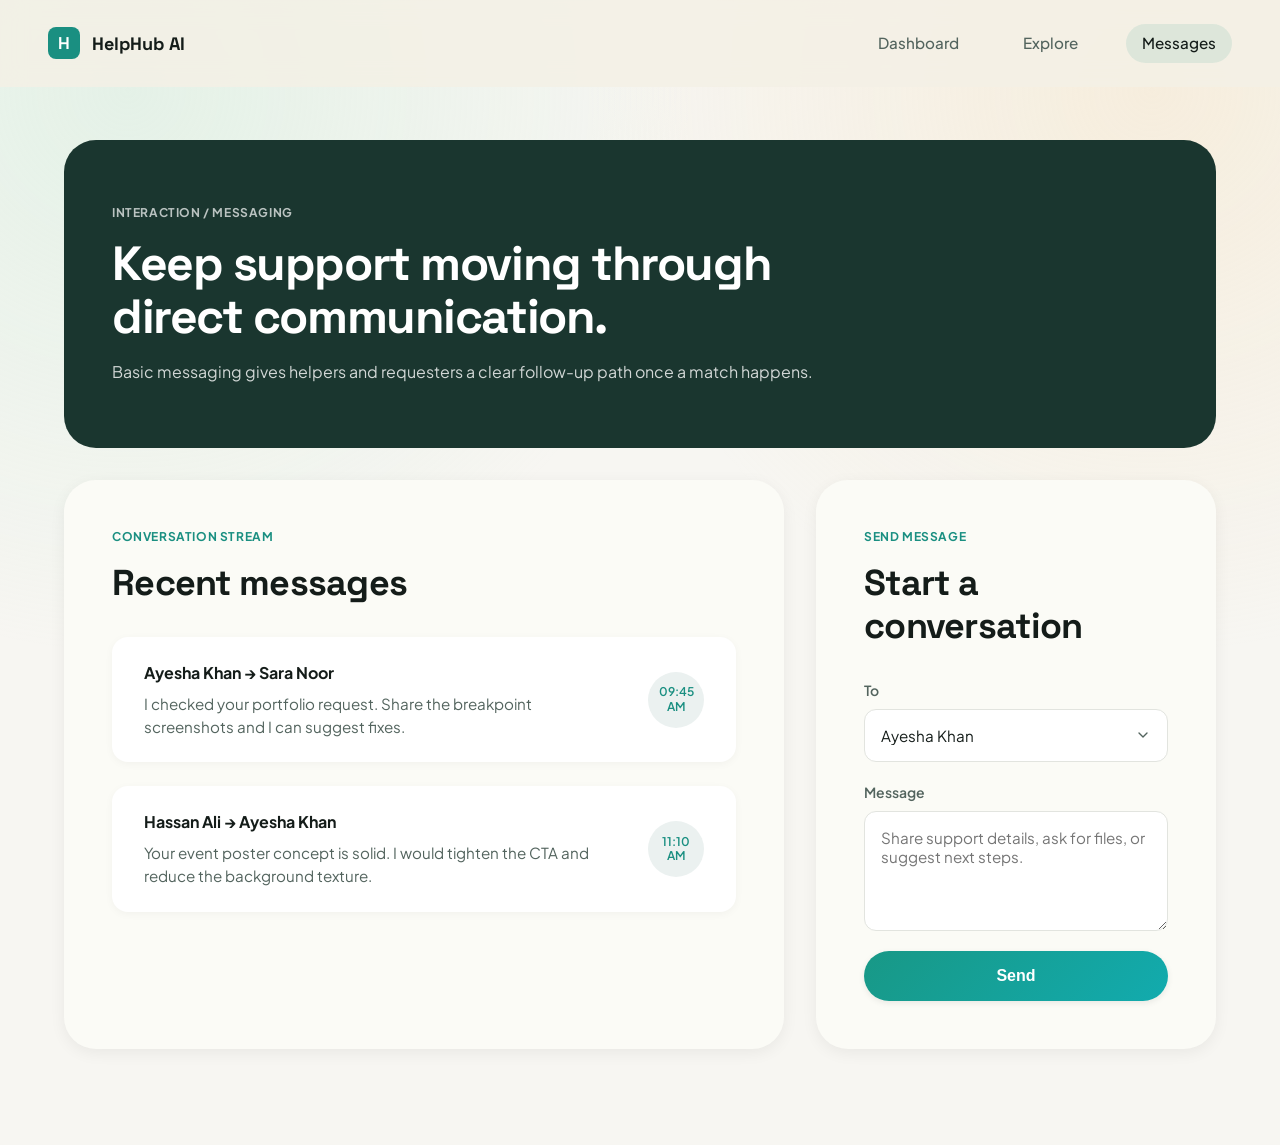
<file: pages/messages.html>
<!DOCTYPE html>
<html lang="en">
<head>
    <meta charset="UTF-8">
    <meta name="viewport" content="width=device-width, initial-scale=1.0">
    <title>HelpHub AI - Messages</title>
    <link rel="preconnect" href="https://fonts.googleapis.com">
    <link rel="preconnect" href="https://fonts.gstatic.com" crossorigin>
    <link href="https://fonts.googleapis.com/css2?family=Plus+Jakarta+Sans:wght@400;500;600;700&family=Space+Grotesk:wght@500;600;700&display=swap" rel="stylesheet">
    <link rel="stylesheet" href="../css/global.css">
    <link rel="stylesheet" href="../css/navbar.css">
    <link rel="stylesheet" href="../css/messages.css">
</head>
<body class="messages-page">

    <div class="background-mesh"></div>

    <header class="navbar messages-navbar">
        <a href="../index.html" class="logo-area" style="text-decoration: none; color: inherit;">
            <div class="logo-icon">H</div>
            <span class="logo-text">HelpHub AI</span>
        </a>
        
        <nav class="nav-links">
            <a href="dashboard.html">Dashboard</a>
            <a href="explore.html">Explore</a>
            <a href="messages.html" class="active">Messages</a>
        </nav>
    </header>

    <main class="container messages-container">
        
        <!-- Messages Header Card -->
        <section class="messages-header-card">
            <div class="messages-pre-heading">INTERACTION / MESSAGING</div>
            <h1 class="messages-header-heading">Keep support moving through direct communication.</h1>
            <p class="messages-header-subtitle">Basic messaging gives helpers and requesters a clear follow-up path once a match happens.</p>
        </section>

        <!-- Messages Layout Grid -->
        <div class="messages-layout">
            
            <!-- Left Panel: Conversation Stream -->
            <section class="messages-panel">
                <div class="panel-pre-heading">CONVERSATION STREAM</div>
                <h2 class="panel-heading">Recent messages</h2>

                <div class="message-list">
                    
                    <!-- Message Card 1 -->
                    <article class="message-card">
                        <div class="message-content">
                            <div class="message-title">Ayesha Khan &rarr; Sara Noor</div>
                            <div class="message-text">I checked your portfolio request. Share the breakpoint screenshots and I can suggest fixes.</div>
                        </div>
                        <div class="message-time-badge">09:45<br>AM</div>
                    </article>

                    <!-- Message Card 2 -->
                    <article class="message-card">
                        <div class="message-content">
                            <div class="message-title">Hassan Ali &rarr; Ayesha Khan</div>
                            <div class="message-text">Your event poster concept is solid. I would tighten the CTA and reduce the background texture.</div>
                        </div>
                        <div class="message-time-badge">11:10<br>AM</div>
                    </article>

                </div>
            </section>

            <!-- Right Panel: Send Message Form -->
            <section class="messages-panel">
                <div class="panel-pre-heading">SEND MESSAGE</div>
                <h2 class="panel-heading">Start a conversation</h2>

                <form class="message-form" action="#" method="POST">
                    
                    <div class="form-group">
                        <label for="recipient">To</label>
                        <select id="recipient" class="form-control form-select">
                            <option>Ayesha Khan</option>
                            <option>Sara Noor</option>
                            <option>Hassan Ali</option>
                        </select>
                    </div>

                    <div class="form-group">
                        <label for="message">Message</label>
                        <textarea id="message" class="form-control" placeholder="Share support details, ask for files, or suggest next steps."></textarea>
                    </div>

                    <button type="button" class="btn btn-full btn-gradient">Send</button>
                    
                </form>
            </section>

        </div>

    </main>

</body>
</html>
</file>
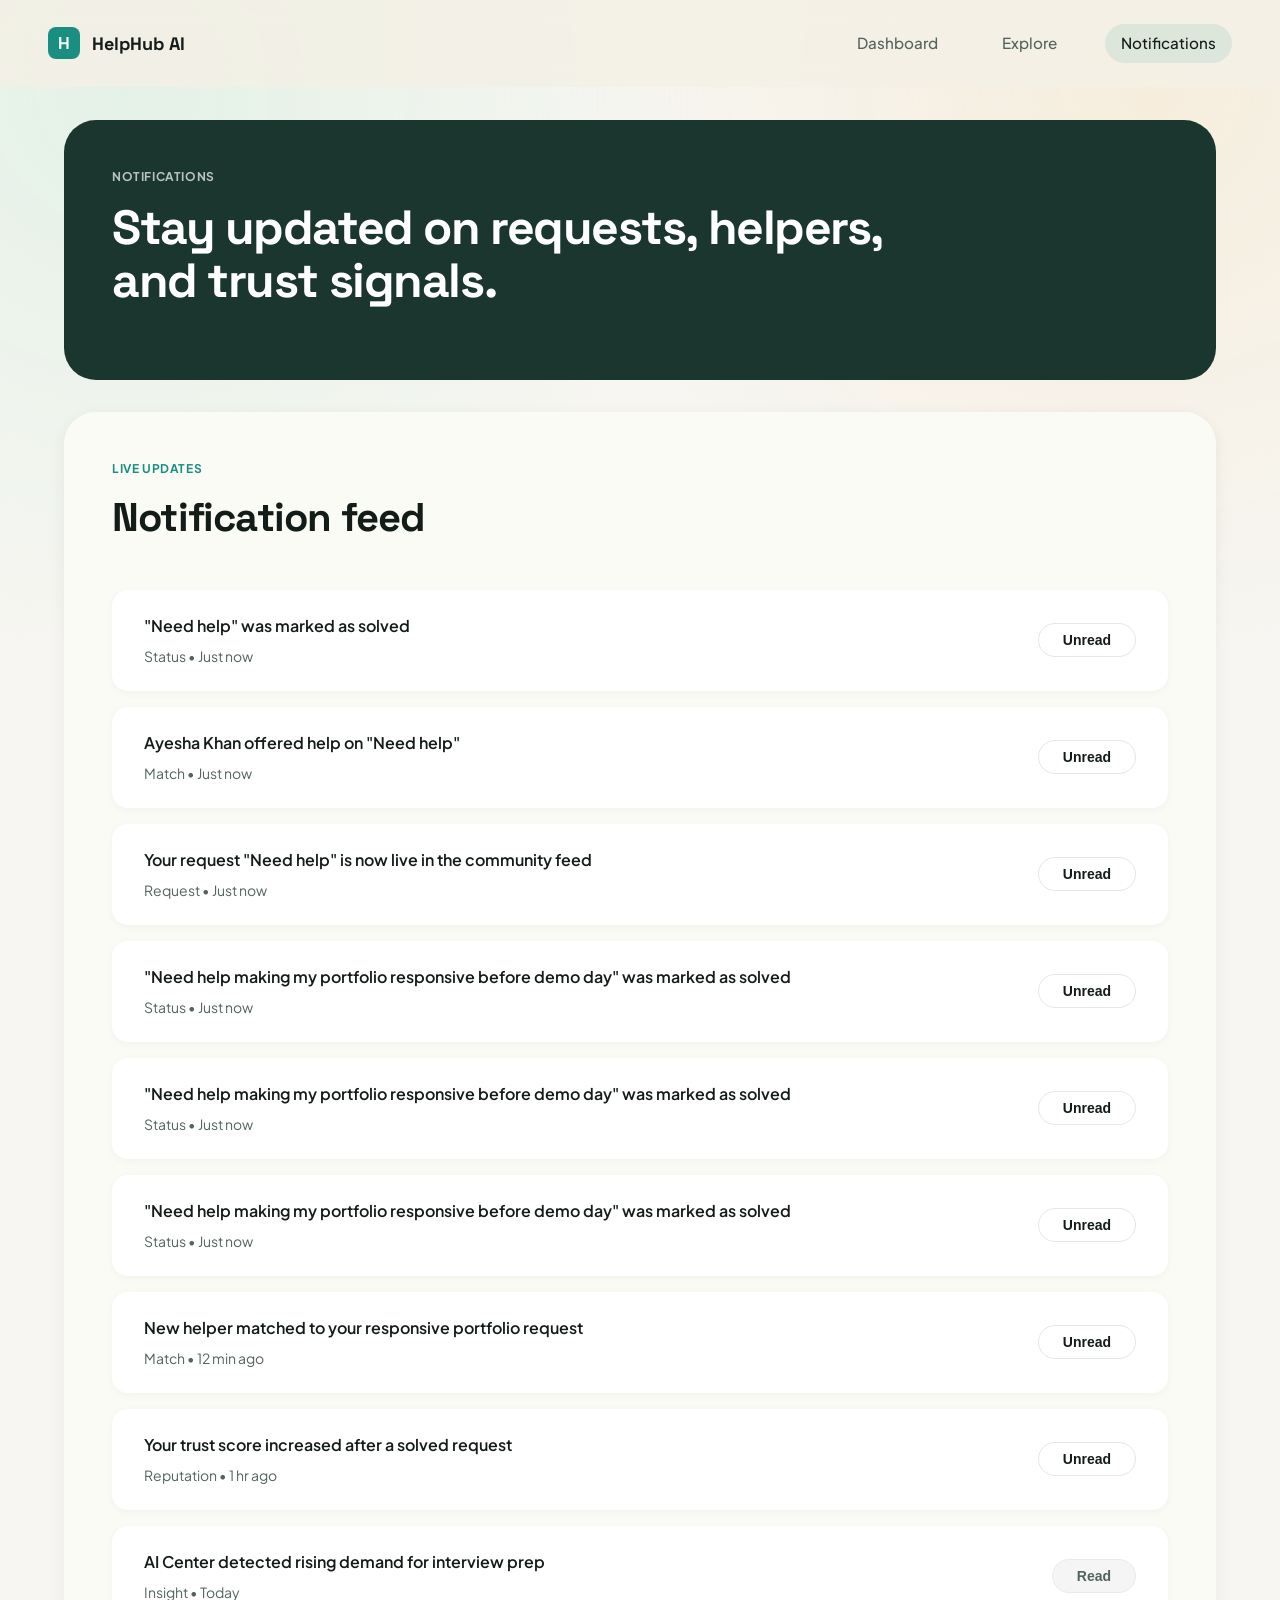
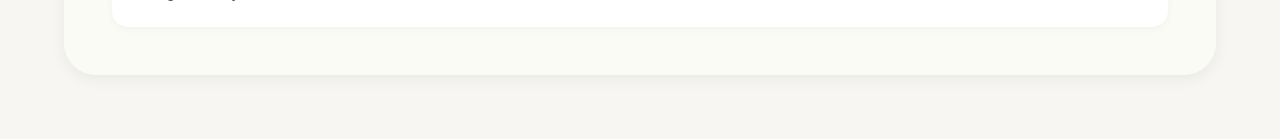
<file: pages/notifications.html>
<!DOCTYPE html>
<html lang="en">
<head>
    <meta charset="UTF-8">
    <meta name="viewport" content="width=device-width, initial-scale=1.0">
    <title>HelpHub AI - Notifications</title>
    <link rel="preconnect" href="https://fonts.googleapis.com">
    <link rel="preconnect" href="https://fonts.gstatic.com" crossorigin>
    <link href="https://fonts.googleapis.com/css2?family=Plus+Jakarta+Sans:wght@400;500;600;700&family=Space+Grotesk:wght@500;600;700&display=swap" rel="stylesheet">
    <link rel="stylesheet" href="../css/global.css">
    <link rel="stylesheet" href="../css/navbar.css">
    <link rel="stylesheet" href="../css/notifications.css">
    <style>
        /* Temporarily overriding navbar for notifications to float over correctly */
        .notifications-navbar {
            position: fixed;
            top: 0;
            width: 100%;
            background: rgba(244, 240, 230, 0.85);
            backdrop-filter: blur(12px);
            z-index: 100;
        }
    </style>
</head>
<body class="notifications-page">

    <div class="background-mesh"></div>

    <header class="navbar notifications-navbar">
        <a href="../index.html" class="logo-area" style="text-decoration: none; color: inherit;">
            <div class="logo-icon">H</div>
            <span class="logo-text">HelpHub AI</span>
        </a>
        
        <nav class="nav-links">
            <a href="dashboard.html">Dashboard</a>
            <a href="explore.html">Explore</a>
            <a href="notifications.html" class="active">Notifications</a>
        </nav>
    </header>

    <main class="container notifications-container">
        
        <!-- Notifications Header Card -->
        <section class="notifications-header-card">
            <div class="notifications-pre-heading">NOTIFICATIONS</div>
            <h1 class="notifications-header-heading">Stay updated on requests, helpers, and trust signals.</h1>
        </section>

        <!-- Main Notification Feed -->
        <section class="notifications-feed-container">
            <div class="feed-pre-heading">LIVE UPDATES</div>
            <h2 class="feed-heading">Notification feed</h2>

            <div class="notification-list">
                
                <div class="notification-item">
                    <div class="notification-content">
                        <div class="notification-title">"Need help" was marked as solved</div>
                        <div class="notification-meta">Status • Just now</div>
                    </div>
                    <div class="notification-action">
                        <button class="btn-status">Unread</button>
                    </div>
                </div>

                <div class="notification-item">
                    <div class="notification-content">
                        <div class="notification-title">Ayesha Khan offered help on "Need help"</div>
                        <div class="notification-meta">Match • Just now</div>
                    </div>
                    <div class="notification-action">
                        <button class="btn-status">Unread</button>
                    </div>
                </div>

                <div class="notification-item">
                    <div class="notification-content">
                        <div class="notification-title">Your request "Need help" is now live in the community feed</div>
                        <div class="notification-meta">Request • Just now</div>
                    </div>
                    <div class="notification-action">
                        <button class="btn-status">Unread</button>
                    </div>
                </div>

                <div class="notification-item">
                    <div class="notification-content">
                        <div class="notification-title">"Need help making my portfolio responsive before demo day" was marked as solved</div>
                        <div class="notification-meta">Status • Just now</div>
                    </div>
                    <div class="notification-action">
                        <button class="btn-status">Unread</button>
                    </div>
                </div>

                <div class="notification-item">
                    <div class="notification-content">
                        <div class="notification-title">"Need help making my portfolio responsive before demo day" was marked as solved</div>
                        <div class="notification-meta">Status • Just now</div>
                    </div>
                    <div class="notification-action">
                        <button class="btn-status">Unread</button>
                    </div>
                </div>

                <div class="notification-item">
                    <div class="notification-content">
                        <div class="notification-title">"Need help making my portfolio responsive before demo day" was marked as solved</div>
                        <div class="notification-meta">Status • Just now</div>
                    </div>
                    <div class="notification-action">
                        <button class="btn-status">Unread</button>
                    </div>
                </div>

                <div class="notification-item">
                    <div class="notification-content">
                        <div class="notification-title">New helper matched to your responsive portfolio request</div>
                        <div class="notification-meta">Match • 12 min ago</div>
                    </div>
                    <div class="notification-action">
                        <button class="btn-status">Unread</button>
                    </div>
                </div>

                <div class="notification-item">
                    <div class="notification-content">
                        <div class="notification-title">Your trust score increased after a solved request</div>
                        <div class="notification-meta">Reputation • 1 hr ago</div>
                    </div>
                    <div class="notification-action">
                        <button class="btn-status">Unread</button>
                    </div>
                </div>

                <div class="notification-item">
                    <div class="notification-content">
                        <div class="notification-title">AI Center detected rising demand for interview prep</div>
                        <div class="notification-meta">Insight • Today</div>
                    </div>
                    <div class="notification-action">
                        <button class="btn-status read">Read</button>
                    </div>
                </div>

            </div>
        </section>

    </main>

</body>
</html>
</file>
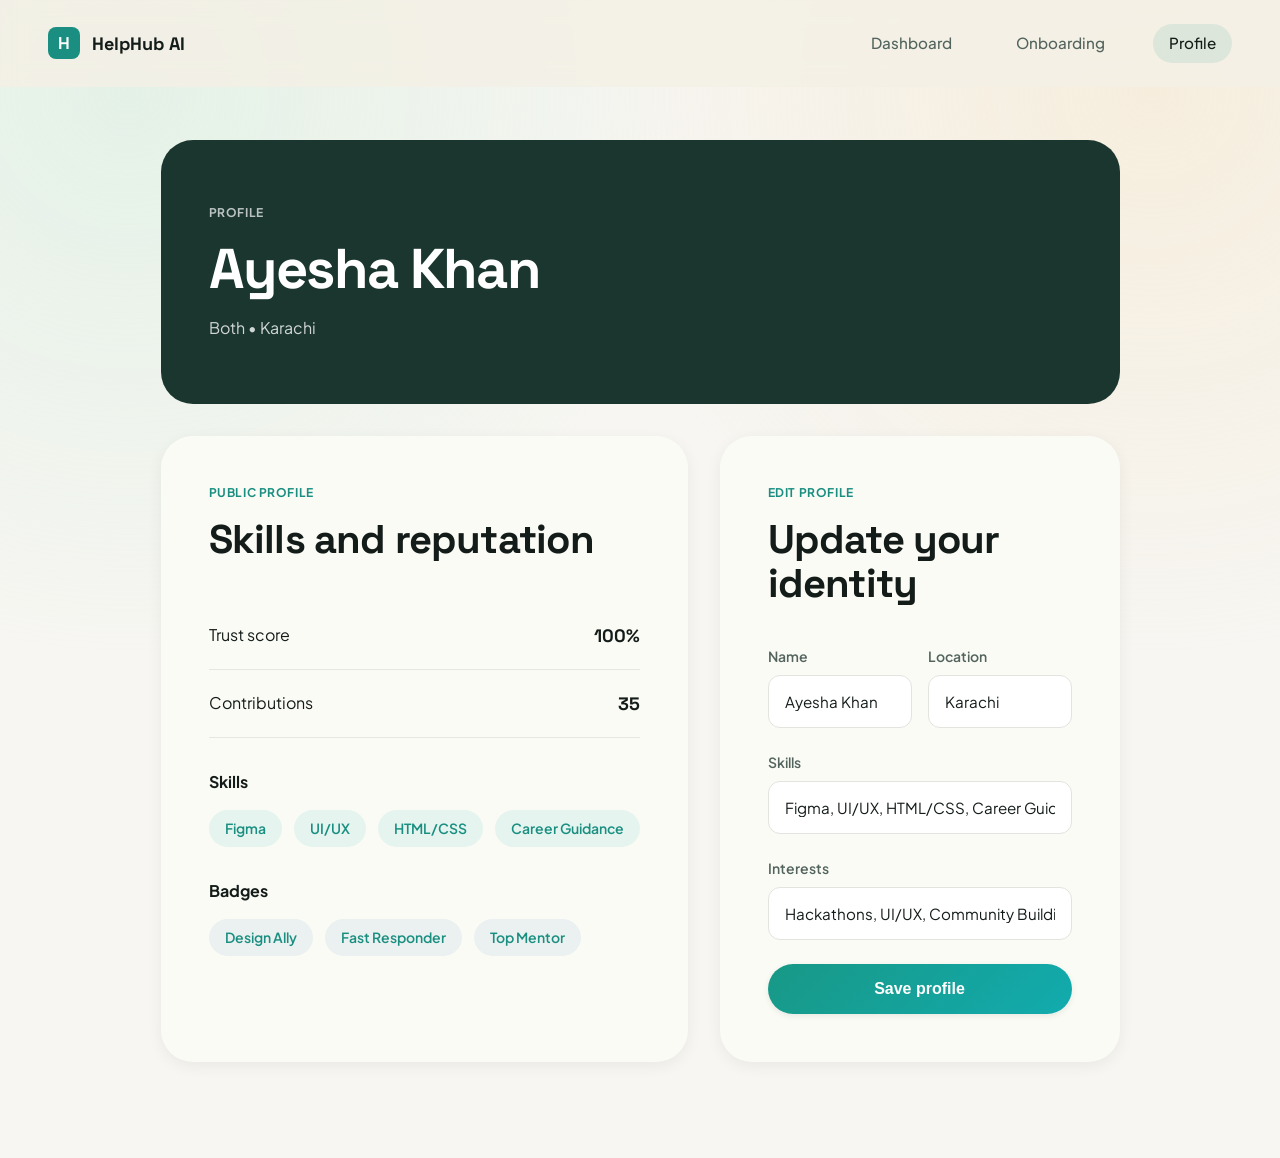
<file: pages/profile.html>
<!DOCTYPE html>
<html lang="en">
<head>
    <meta charset="UTF-8">
    <meta name="viewport" content="width=device-width, initial-scale=1.0">
    <title>HelpHub AI - Profile</title>
    <link rel="preconnect" href="https://fonts.googleapis.com">
    <link rel="preconnect" href="https://fonts.gstatic.com" crossorigin>
    <link href="https://fonts.googleapis.com/css2?family=Plus+Jakarta+Sans:wght@400;500;600;700&family=Space+Grotesk:wght@500;600;700&display=swap" rel="stylesheet">
    <link rel="stylesheet" href="../css/global.css">
    <link rel="stylesheet" href="../css/navbar.css">
    <link rel="stylesheet" href="../css/profile.css">
</head>
<body class="profile-page">

    <div class="background-mesh"></div>

    <header class="navbar profile-navbar">
        <a href="../index.html" class="logo-area" style="text-decoration: none; color: inherit;">
            <div class="logo-icon">H</div>
            <span class="logo-text">HelpHub AI</span>
        </a>
        
        <nav class="nav-links">
            <a href="dashboard.html">Dashboard</a>
            <a href="auth.html">Onboarding</a>
            <a href="profile.html" class="active">Profile</a>
        </nav>
    </header>

    <main class="container profile-container">
        
        <!-- Header Card -->
        <section class="profile-header-card">
            <div class="profile-pre-heading">PROFILE</div>
            <h1 class="profile-header-heading">Ayesha Khan</h1>
            <p class="profile-header-subtitle">Both &bull; Karachi</p>
        </section>

        <!-- Layout Grid -->
        <div class="profile-layout">
            
            <!-- Left Panel: Public Profile -->
            <section class="profile-panel">
                <div class="panel-pre-heading">PUBLIC PROFILE</div>
                <h2 class="panel-heading">Skills and reputation</h2>

                <div class="profile-stat-row">
                    <span class="profile-stat-label">Trust score</span>
                    <span class="profile-stat-value">100%</span>
                </div>

                <div class="profile-stat-row">
                    <span class="profile-stat-label">Contributions</span>
                    <span class="profile-stat-value">35</span>
                </div>

                <div class="profile-section-label">Skills</div>
                <div class="profile-pills-row">
                    <span class="profile-pill">Figma</span>
                    <span class="profile-pill">UI/UX</span>
                    <span class="profile-pill">HTML/CSS</span>
                    <span class="profile-pill">Career Guidance</span>
                </div>

                <div class="profile-section-label">Badges</div>
                <div class="profile-pills-row">
                    <span class="profile-pill profile-pill-badge">Design Ally</span>
                    <span class="profile-pill profile-pill-badge">Fast Responder</span>
                    <span class="profile-pill profile-pill-badge">Top Mentor</span>
                </div>
            </section>

            <!-- Right Panel: Edit Profile Form -->
            <section class="profile-panel">
                <div class="panel-pre-heading">EDIT PROFILE</div>
                <h2 class="panel-heading">Update your identity</h2>

                <form class="profile-form" action="#" method="POST">
                    
                    <div class="form-group-row">
                        <div class="form-group">
                            <label for="prof-name">Name</label>
                            <input type="text" id="prof-name" class="form-control" value="Ayesha Khan">
                        </div>
                        <div class="form-group">
                            <label for="prof-loc">Location</label>
                            <input type="text" id="prof-loc" class="form-control" value="Karachi">
                        </div>
                    </div>

                    <div class="form-group">
                        <label for="prof-skills">Skills</label>
                        <input type="text" id="prof-skills" class="form-control" value="Figma, UI/UX, HTML/CSS, Career Guidance">
                    </div>

                    <div class="form-group">
                        <label for="prof-interests">Interests</label>
                        <input type="text" id="prof-interests" class="form-control" value="Hackathons, UI/UX, Community Building">
                    </div>

                    <button type="button" class="btn-full btn-gradient">Save profile</button>

                </form>
            </section>

        </div>

    </main>

</body>
</html>
</file>
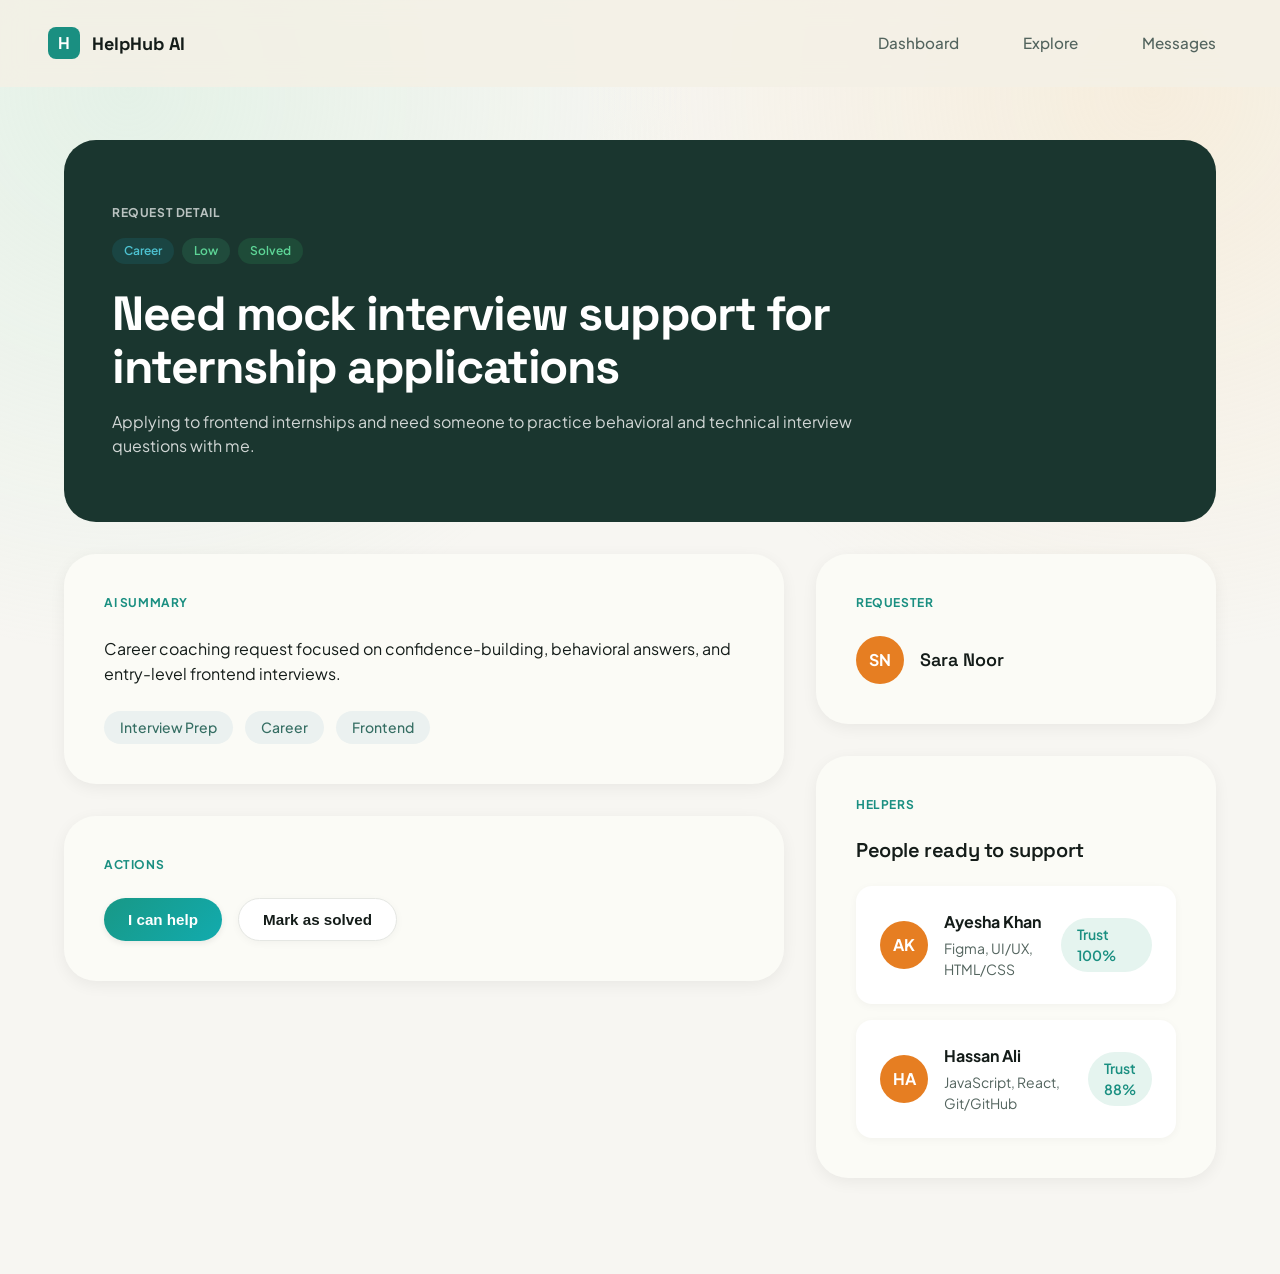
<file: pages/request-detail.html>
<!DOCTYPE html>
<html lang="en">
<head>
    <meta charset="UTF-8">
    <meta name="viewport" content="width=device-width, initial-scale=1.0">
    <title>HelpHub AI - Request Detail</title>
    <link rel="preconnect" href="https://fonts.googleapis.com">
    <link rel="preconnect" href="https://fonts.gstatic.com" crossorigin>
    <link href="https://fonts.googleapis.com/css2?family=Plus+Jakarta+Sans:wght@400;500;600;700&family=Space+Grotesk:wght@500;600;700&display=swap" rel="stylesheet">
    <link rel="stylesheet" href="../css/global.css">
    <link rel="stylesheet" href="../css/navbar.css">
    <link rel="stylesheet" href="../css/request-detail.css">
</head>
<body class="detail-page">

    <div class="background-mesh"></div>

    <header class="navbar detail-navbar">
        <a href="../index.html" class="logo-area" style="text-decoration: none; color: inherit;">
            <div class="logo-icon">H</div>
            <span class="logo-text">HelpHub AI</span>
        </a>
        
        <nav class="nav-links">
            <a href="dashboard.html">Dashboard</a>
            <a href="explore.html">Explore</a>
            <a href="messages.html">Messages</a>
        </nav>
    </header>

    <main class="container detail-container">
        
        <!-- Header Card -->
        <section class="detail-header-card">
            <div class="detail-pre-heading">REQUEST DETAIL</div>
            
            <div class="header-tags">
                <span class="header-tag tag-career-dark">Career</span>
                <span class="header-tag tag-low-dark">Low</span>
                <span class="header-tag tag-solved-dark">Solved</span>
            </div>

            <h1 class="detail-header-heading">Need mock interview support for internship applications</h1>
            <p class="detail-header-subtitle">Applying to frontend internships and need someone to practice behavioral and technical interview questions with me.</p>
        </section>

        <!-- Layout Grid -->
        <div class="detail-layout">
            
            <!-- Left Column -->
            <div class="detail-column">
                
                <!-- AI Summary Card -->
                <section class="detail-panel">
                    <div class="panel-pre-heading">AI SUMMARY</div>
                    <p class="ai-summary-text">Career coaching request focused on confidence-building, behavioral answers, and entry-level frontend interviews.</p>
                    <div class="skill-tags">
                        <span class="skill-tag">Interview Prep</span>
                        <span class="skill-tag">Career</span>
                        <span class="skill-tag">Frontend</span>
                    </div>
                </section>

                <!-- Actions Card -->
                <section class="detail-panel">
                    <div class="panel-pre-heading">ACTIONS</div>
                    <div class="action-buttons">
                        <button type="button" class="btn-solid">I can help</button>
                        <button type="button" class="btn-outline">Mark as solved</button>
                    </div>
                </section>

            </div>

            <!-- Right Column -->
            <div class="detail-column">

                <!-- Requester Card -->
                <section class="detail-panel">
                    <div class="panel-pre-heading">REQUESTER</div>
                    <div class="requester-info">
                        <div class="avatar avatar-sn">SN</div>
                        <div class="requester-name">Sara Noor</div>
                    </div>
                </section>

                <!-- Helpers Card -->
                <section class="detail-panel">
                    <div class="panel-pre-heading">HELPERS</div>
                    <h2 class="helpers-heading">People ready to support</h2>

                    <div class="helpers-list">
                        
                        <!-- Helper 1 -->
                        <article class="helper-card">
                            <div class="helper-info">
                                <div class="avatar avatar-ak">AK</div>
                                <div class="helper-details">
                                    <div class="helper-name">Ayesha Khan</div>
                                    <div class="helper-skills">Figma, UI/UX, HTML/CSS</div>
                                </div>
                            </div>
                            <div class="trust-pill">Trust 100%</div>
                        </article>

                        <!-- Helper 2 -->
                        <article class="helper-card">
                            <div class="helper-info">
                                <div class="avatar avatar-ha">HA</div>
                                <div class="helper-details">
                                    <div class="helper-name">Hassan Ali</div>
                                    <div class="helper-skills">JavaScript, React, Git/GitHub</div>
                                </div>
                            </div>
                            <div class="trust-pill">Trust<br>88%</div>
                        </article>

                    </div>
                </section>

            </div>

        </div>

    </main>

</body>
</html>
</file>
<file: css/global.css>
:root {
    --bg-color: #f7f6f2;
    --text-main: #141c19;
    --text-muted: #53645e;
    --primary-color: #1a8f81;
    --primary-hover: #147266;
    --dark-green: #1a362f;
    --card-bg: #ffffff;
    --border-color: #e5e7e3;
    
    --radius-sm: 8px;
    --radius-md: 16px;
    --radius-lg: 24px;
    --radius-xl: 32px;
    
    --shadow-sm: 0 2px 8px rgba(0,0,0,0.04);
    --shadow-md: 0 4px 16px rgba(0,0,0,0.06);
    --shadow-button: 0 2px 6px rgba(0,0,0,0.08);
}

* {
    box-sizing: border-box;
    margin: 0;
    padding: 0;
}

body {
    font-family: 'Plus Jakarta Sans', sans-serif;
    background-color: var(--bg-color);
    color: var(--text-main);
    line-height: 1.5;
    position: relative;
    overflow-x: hidden;
}

h1, h2, h3, .logo-text, .stat-value, .dark-heading {
    font-family: 'Space Grotesk', sans-serif;
}

/* Background Gradients */
.background-mesh {
    position: fixed;
    top: 0;
    left: 0;
    width: 100vw;
    height: 100vh;
    z-index: -1;
    background: radial-gradient(circle at 10% 10%, rgba(200, 235, 215, 0.4) 0%, transparent 40%),
                radial-gradient(circle at 90% 10%, rgba(245, 225, 190, 0.4) 0%, transparent 40%);
}

.container {
    max-width: 1200px;
    margin: 0 auto;
    padding: 0 24px;
}

/* Typography */
h1 {
    font-size: 3.5rem;
    line-height: 1.1;
    letter-spacing: -0.03em;
    font-weight: 700;
    margin-bottom: 24px;
}

h2 {
    font-size: 2rem;
    line-height: 1.2;
    letter-spacing: -0.02em;
    font-weight: 700;
    margin-bottom: 12px;
}

h3 {
    font-size: 1.25rem;
    font-weight: 600;
    margin-bottom: 10px;
}

p {
    color: var(--text-muted);
}

.pre-heading {
    font-size: 0.75rem;
    font-weight: 700;
    text-transform: uppercase;
    letter-spacing: 0.05em;
    color: var(--primary-color);
    margin-bottom: 16px;
}

/* Buttons */
.btn {
    display: inline-block;
    padding: 12px 24px;
    border-radius: 100px;
    text-decoration: none;
    font-weight: 600;
    font-size: 0.875rem;
    transition: all 0.2s ease;
    cursor: pointer;
    border: none;
}

.btn-primary {
    background-color: var(--primary-color);
    color: white;
    box-shadow: var(--shadow-button);
}

.btn-primary:hover {
    background-color: var(--primary-hover);
    transform: translateY(-1px);
}

.btn-secondary {
    background-color: white;
    color: var(--text-main);
    box-shadow: var(--shadow-button);
}

.btn-secondary:hover {
    background-color: #fcfcfc;
    transform: translateY(-1px);
    box-shadow: var(--shadow-md);
}

.btn-circle {
    display: flex;
    align-items: center;
    justify-content: center;
    text-align: center;
    width: 64px;
    height: 64px;
    border-radius: 50%;
    background-color: white;
    color: var(--text-main);
    font-size: 0.75rem;
    font-weight: 600;
    line-height: 1.1;
    box-shadow: var(--shadow-md);
    text-decoration: none;
}

/* Common Layout Elements */
.section-header {
    display: flex;
    justify-content: space-between;
    align-items: flex-end;
    margin-bottom: 32px;
}

/* Footer */
.main-footer {
    text-align: center;
    margin-bottom: 48px;
}

.main-footer p {
    font-size: 0.875rem;
}
</file>
<file: css/navbar.css>
/* Navbar */
.navbar {
    display: flex;
    justify-content: space-between;
    align-items: center;
    padding: 24px 48px;
    max-width: 1400px;
    margin: 0 auto;
}

.logo-area {
    display: flex;
    align-items: center;
    gap: 12px;
}

.logo-icon {
    width: 32px;
    height: 32px;
    background-color: var(--primary-color);
    color: white;
    display: flex;
    align-items: center;
    justify-content: center;
    border-radius: 8px;
    font-weight: 700;
    font-size: 1rem;
}

.logo-text {
    font-weight: 700;
    font-size: 1.125rem;
}

.nav-links {
    display: flex;
    gap: 32px;
}

.nav-links a {
    text-decoration: none;
    color: var(--text-muted);
    font-weight: 500;
    font-size: 0.95rem;
    transition: color 0.2s;
    padding: 8px 16px;
    border-radius: 100px;
}

.nav-links a:hover {
    background-color: rgba(26, 143, 129, 0.1);
    color: var(--text-main);
}

.nav-links a.active {
    background-color: rgba(26, 143, 129, 0.1);
    color: var(--text-main);
}

.nav-actions {
    display: flex;
    align-items: center;
    gap: 24px;
}

.live-signals {
    font-size: 0.875rem;
    color: var(--text-muted);
    font-weight: 500;
}

@media (max-width: 768px) {
    .navbar {
        flex-direction: column;
        gap: 16px;
    }
}
</file>
<file: css/home.css>
/* Hero Section */
.hero-section {
    display: flex;
    gap: 48px;
    margin-top: 64px;
    margin-bottom: 96px;
}

.hero-left {
    flex: 1;
    padding-right: 24px;
}

.hero-description {
    font-size: 1.125rem;
    margin-bottom: 32px;
    max-width: 540px;
}

.hero-buttons {
    display: flex;
    gap: 16px;
    margin-bottom: 48px;
}

.stats-row {
    display: grid;
    grid-template-columns: repeat(3, 1fr);
    gap: 16px;
}

.stat-card {
    background-color: var(--card-bg);
    padding: 24px;
    border-radius: var(--radius-md);
    box-shadow: var(--shadow-sm);
}

.stat-label {
    font-size: 0.75rem;
    font-weight: 700;
    color: var(--primary-color);
    letter-spacing: 0.05em;
    margin-bottom: 12px;
}

.stat-value {
    font-size: 2rem;
    font-weight: 700;
    margin-bottom: 8px;
}

.stat-desc {
    font-size: 0.875rem;
    line-height: 1.4;
}

.hero-right {
    flex: 1;
    display: flex;
    justify-content: flex-end;
}

/* Dark Card */
.dark-card {
    background-color: var(--dark-green);
    color: white;
    padding: 48px;
    border-radius: var(--radius-xl);
    max-width: 500px;
    position: relative;
    overflow: hidden;
}

.deco-circle {
    position: absolute;
    top: -20px;
    right: -20px;
    width: 120px;
    height: 120px;
    border-radius: 50%;
    background-color: #eed690;
}

.dark-card .dark-pre-heading {
    font-size: 0.75rem;
    font-weight: 700;
    text-transform: uppercase;
    letter-spacing: 0.05em;
    color: #eed690;
    margin-bottom: 16px;
    position: relative;
    z-index: 1;
}

.dark-heading {
    font-size: 2.5rem;
    line-height: 1.1;
    margin-bottom: 24px;
    position: relative;
    z-index: 1;
}

.dark-description {
    color: rgba(255, 255, 255, 0.8);
    font-size: 1rem;
    margin-bottom: 32px;
    position: relative;
    z-index: 1;
}

.dark-inner-cards {
    display: flex;
    flex-direction: column;
    gap: 16px;
    position: relative;
    z-index: 1;
}

.inner-card {
    background-color: #eceee9;
    color: var(--text-main);
    padding: 20px 24px;
    border-radius: var(--radius-md);
}

.inner-card h3 {
    font-size: 1rem;
    margin-bottom: 8px;
}

.inner-card p {
    font-size: 0.875rem;
    margin-bottom: 0;
}

/* Core Flow */
.core-flow-section {
    margin-bottom: 96px;
}

.flow-cards {
    display: grid;
    grid-template-columns: repeat(3, 1fr);
    gap: 24px;
}

.flow-card {
    background-color: var(--card-bg);
    padding: 32px;
    border-radius: var(--radius-lg);
    box-shadow: var(--shadow-sm);
}

/* Featured Requests */
.featured-requests-section {
    margin-bottom: 96px;
}

.request-cards {
    display: grid;
    grid-template-columns: repeat(3, 1fr);
    gap: 24px;
}

.request-card {
    background-color: var(--card-bg);
    padding: 32px;
    border-radius: var(--radius-lg);
    box-shadow: var(--shadow-sm);
    display: flex;
    flex-direction: column;
}

.request-tags {
    display: flex;
    gap: 8px;
    margin-bottom: 16px;
    flex-wrap: wrap;
}

.tag {
    padding: 4px 12px;
    border-radius: 100px;
    font-size: 0.75rem;
    font-weight: 600;
}

.tag-web {
    background-color: #e5f4ef;
    color: #1a8f81;
}

.tag-high {
    background-color: #fbebea;
    color: #d15147;
}

.tag-solved {
    background-color: #e6f6eb;
    color: #2e9f5d;
}

.tag-design {
    background-color: #e6f2f2;
    color: #1a7a8f;
}

.tag-medium {
    background-color: #eff0f6;
    color: #555c8f;
}

.tag-open {
    background-color: #eef5f5;
    color: #2ea0a0;
}

.request-title {
    font-size: 1.125rem;
    margin-bottom: 12px;
}

.request-desc {
    font-size: 0.875rem;
    margin-bottom: 24px;
    flex-grow: 1;
}

.skill-tags {
    display: flex;
    gap: 8px;
    margin-bottom: 24px;
    flex-wrap: wrap;
}

.skill-tag {
    padding: 4px 12px;
    border-radius: 100px;
    font-size: 0.75rem;
    font-weight: 500;
    background-color: #f3f5f2;
    color: var(--text-muted);
}

.request-author {
    font-size: 0.875rem;
    margin-bottom: 16px;
    display: flex;
    align-items: center;
    gap: 8px;
}

.request-footer {
    display: flex;
    justify-content: space-between;
    align-items: center;
    border-top: 1px solid var(--border-color);
    padding-top: 24px;
    margin-top: auto;
}

.request-meta {
    font-size: 0.875rem;
    color: var(--text-muted);
}

/* Home Page Media Queries */
@media (max-width: 1024px) {
    .hero-section {
        flex-direction: column;
    }
    .hero-right {
        justify-content: flex-start;
    }
    .stats-row, .flow-cards, .request-cards {
        grid-template-columns: repeat(2, 1fr);
    }
}

@media (max-width: 768px) {
    .stats-row, .flow-cards, .request-cards {
        grid-template-columns: 1fr;
    }
}
</file>
<file: css/admin.css>
/* Admin Page Styles */
.admin-page {
    min-height: 100vh;
    display: flex;
    flex-direction: column;
}

.admin-container {
    padding-top: 140px;
    padding-bottom: 96px;
    display: flex;
    flex-direction: column;
    gap: 32px;
}

/* Admin Header Card */
.admin-header-card {
    background-color: var(--dark-green);
    color: white;
    padding: 64px 48px;
    border-radius: var(--radius-xl);
    max-width: 100%;
}

.admin-pre-heading {
    font-size: 0.75rem;
    font-weight: 700;
    text-transform: uppercase;
    letter-spacing: 0.05em;
    color: rgba(255, 255, 255, 0.7);
    margin-bottom: 16px;
    font-family: inherit;
}

.admin-header-heading {
    font-family: 'Space Grotesk', sans-serif;
    font-size: 3.5rem;
    line-height: 1.1;
    margin-bottom: 16px;
    max-width: 900px;
}

.admin-header-subtitle {
    font-size: 1rem;
    color: rgba(255, 255, 255, 0.8);
}

/* Admin Layout Grid */
.admin-layout {
    display: grid;
    grid-template-columns: 1fr 400px; /* ~60/40 or ~70/30 split */
    gap: 32px;
}

.admin-panel {
    background-color: #fbfbf6; /* Light cream */
    border-radius: var(--radius-xl);
    padding: 48px;
    box-shadow: var(--shadow-md);
    display: flex;
    flex-direction: column;
}

.panel-pre-heading {
    font-size: 0.75rem;
    font-weight: 700;
    text-transform: uppercase;
    letter-spacing: 0.05em;
    color: var(--primary-color);
    margin-bottom: 16px;
}

.panel-heading {
    font-family: 'Space Grotesk', sans-serif;
    font-size: 2.5rem;
    margin-bottom: 40px;
    color: var(--text-main);
    line-height: 1.1;
}

/* Moderation Table */
.moderation-table {
    width: 100%;
    border-collapse: collapse;
    text-align: left;
}

.moderation-table th {
    font-size: 1rem;
    font-weight: 700;
    color: var(--text-main);
    padding: 16px 8px;
    border-bottom: 1px solid var(--border-color);
}

.moderation-table td {
    padding: 24px 8px;
    font-size: 0.95rem;
    color: var(--text-main);
    border-bottom: 1px solid var(--border-color);
    vertical-align: top;
    line-height: 1.5;
}

.moderation-table tr:last-child td {
    border-bottom: none;
    padding-bottom: 8px;
}

.table-title {
    max-width: 250px;
}

/* Analytics Metrics */
.metrics-list {
    display: flex;
    flex-direction: column;
}

.metric-row {
    display: flex;
    justify-content: space-between;
    align-items: center;
    padding: 24px 0;
    border-bottom: 1px solid var(--border-color);
}

.metric-row:first-child {
    padding-top: 0;
}

.metric-row:last-child {
    border-bottom: none;
    padding-bottom: 0;
}

.metric-label {
    font-size: 1rem;
    color: var(--text-main);
}

.metric-value {
    font-family: 'Space Grotesk', sans-serif;
    font-size: 1.25rem;
    font-weight: 700;
    color: var(--text-main);
}

/* Navbar glass effect override for admin */
.admin-navbar {
    position: fixed;
    top: 0;
    width: 100%;
    background: rgba(244, 240, 230, 0.85); /* Frosty beige matching design */
    backdrop-filter: blur(12px);
    z-index: 100;
    max-width: none;
}

@media (max-width: 1024px) {
    .admin-layout {
        grid-template-columns: 1fr;
    }
    
    .moderation-table {
        display: block;
        overflow-x: auto;
        white-space: nowrap;
    }
    
    .table-title {
        white-space: normal;
        min-width: 250px;
    }
}
</file>
<file: css/aicenter.css>
/* AI Center Page Styles */
.aicenter-page {
    min-height: 100vh;
    display: flex;
    flex-direction: column;
}

/* Container pushes down past the fixed navbar */
.aicenter-container {
    padding-top: 140px;
    padding-bottom: 96px;
    display: flex;
    flex-direction: column;
    gap: 32px;
}

/* AI Center Header Card */
.aicenter-header-card {
    background-color: var(--dark-green);
    color: white;
    padding: 64px 48px;
    border-radius: var(--radius-xl);
    max-width: 100%;
}

.aicenter-pre-heading {
    font-size: 0.75rem;
    font-weight: 700;
    text-transform: uppercase;
    letter-spacing: 0.05em;
    color: rgba(255, 255, 255, 0.7);
    margin-bottom: 16px;
    font-family: inherit;
}

.aicenter-header-heading {
    font-family: 'Space Grotesk', sans-serif;
    font-size: 3rem;
    line-height: 1.1;
    margin-bottom: 16px;
    max-width: 900px;
}

.aicenter-header-subtitle {
    font-size: 1rem;
    color: rgba(255, 255, 255, 0.8);
}

/* Top Insights Row */
.insights-row {
    display: grid;
    grid-template-columns: repeat(3, 1fr);
    gap: 24px;
}

.insight-card {
    background-color: #fbfbf6;
    padding: 32px;
    border-radius: var(--radius-xl);
    box-shadow: var(--shadow-sm);
}

.insight-label {
    font-size: 0.75rem;
    font-weight: 700;
    color: var(--primary-color);
    letter-spacing: 0.05em;
    text-transform: uppercase;
    margin-bottom: 16px;
}

.insight-value {
    font-family: 'Space Grotesk', sans-serif;
    font-size: 2.25rem;
    font-weight: 700;
    margin-bottom: 16px;
    color: var(--text-main);
    line-height: 1.1;
}

.insight-desc {
    font-size: 0.875rem;
    line-height: 1.5;
    color: var(--text-muted);
}

/* Main AI Recommendations Container */
.recommendations-container {
    background-color: #fbfbf6; /* Matching the sidebar light color */
    border-radius: var(--radius-xl);
    padding: 48px;
    box-shadow: var(--shadow-md);
}

.rec-pre-heading {
    font-size: 0.75rem;
    font-weight: 700;
    text-transform: uppercase;
    letter-spacing: 0.05em;
    color: var(--primary-color);
    margin-bottom: 16px;
}

.rec-heading {
    font-family: 'Space Grotesk', sans-serif;
    font-size: 2.5rem;
    margin-bottom: 48px;
    color: var(--text-main);
}

/* Recommendation Items List */
.rec-list {
    display: flex;
    flex-direction: column;
    gap: 16px;
}

.rec-item {
    background-color: white;
    border-radius: var(--radius-md);
    padding: 32px;
    display: flex;
    flex-direction: column;
    gap: 16px;
    box-shadow: var(--shadow-sm);
}

.rec-title {
    font-size: 1.125rem;
    font-weight: 600;
    color: var(--text-main);
}

.rec-summary {
    font-size: 0.95rem;
    color: var(--text-muted);
    line-height: 1.6;
}

/* Standardizing tag pills for AI recommendations which slightly differs visually 
   We will utilize global classes if they existed in global or just redefine them if we must.
   Actually in the image they are pale standard colored tags.
*/
.rec-tags {
    display: flex;
    gap: 8px;
    flex-wrap: wrap;
    margin-top: 8px;
}

.rec-tag {
    padding: 4px 12px;
    border-radius: 100px;
    font-size: 0.75rem;
    font-weight: 600;
}

/* Tag colors adapted exactly from the images */
.rec-tag-web { background-color: #e5f4ef; color: #1a8f81; }
.rec-tag-high { background-color: #ebf1f0; color: #356e63; }
.rec-tag-design { background-color: #e5f4ef; color: #1a8f81; }
.rec-tag-medium { background-color: #ebf1f0; color: #356e63; }
.rec-tag-career { background-color: #e5f4ef; color: #1a8f81; }
.rec-tag-low { background-color: #ebf1f0; color: #356e63; }


/* Navbar glass effect override for ai-center */
.aicenter-navbar {
    position: fixed;
    top: 0;
    width: 100%;
    background: rgba(244, 240, 230, 0.85); /* Frosty beige matching design */
    backdrop-filter: blur(12px);
    z-index: 100;
}

@media (max-width: 900px) {
    .insights-row {
        grid-template-columns: 1fr;
    }
    
    .aicenter-header-card, .recommendations-container {
        padding: 32px 24px;
    }
}
</file>
<file: css/auth.css>
/* Authentication Page Styles */
.auth-page {
    min-height: 100vh;
    display: flex;
    flex-direction: column;
}

.auth-navbar {
    width: 100%;
    max-width: none;
    position: fixed;
    top: 0;
    background-color: #F4F0E6;
    z-index: 100; /* Make sure it stays over content */
}

.auth-container {
    flex: 1;
    display: flex;
    align-items: center;
    justify-content: center;
    padding-top: 140px;  /* Pushes content below the fixed navbar */
    padding-bottom: 100px; /* Adds the requested spacing to the bottom */
}

.auth-layout {
    display: flex;
    gap: 32px;
    max-width: 1100px;
    width: 100%;
}

.auth-panel {
    flex: 1 1 50%;
    display: flex;
    flex-direction: column;
    justify-content: center;
    padding: 64px 48px;
    border-radius: var(--radius-xl);
    box-shadow: var(--shadow-md);
}

.auth-panel-dark {
    background-color: var(--dark-green);
    color: white;
}

.auth-panel-light {
    background-color: #fbfbf6; /* Slightly off-white cream */
    color: var(--text-main);
}

.auth-pre-heading {
    font-size: 0.75rem;
    font-weight: 700;
    text-transform: uppercase;
    letter-spacing: 0.05em;
    color: rgba(255, 255, 255, 0.7);
    margin-bottom: 24px;
    font-family: inherit;
}

.auth-pre-heading-primary {
    color: var(--primary-hover);
}

.auth-heading {
    font-family: 'Space Grotesk', sans-serif;
    font-size: 3rem;
    line-height: 1.1;
    margin-bottom: 24px;
    color: white;
}

.auth-heading-light {
    font-family: 'Space Grotesk', sans-serif;
    font-size: 2.25rem;
    line-height: 1.1;
    margin-bottom: 40px;
    color: var(--text-main);
}

.auth-desc {
    color: rgba(255, 255, 255, 0.85);
    font-size: 1rem;
    margin-bottom: 32px;
}

.auth-features {
    list-style-type: disc;
    padding-left: 20px;
    color: rgba(255, 255, 255, 0.85);
    font-size: 0.95rem;
    line-height: 1.6;
    display: flex;
    flex-direction: column;
    gap: 12px;
}

.auth-form {
    display: flex;
    flex-direction: column;
    gap: 20px;
}

.form-group {
    display: flex;
    flex-direction: column;
    gap: 8px;
    flex: 1;
}

.form-group label {
    font-size: 0.875rem;
    font-weight: 600;
    color: var(--text-muted);
}

.form-row {
    display: flex;
    gap: 16px;
}

.form-control {
    padding: 14px 16px;
    border: 1px solid #e2e4df;
    border-radius: 12px;
    font-size: 0.95rem;
    font-family: inherit;
    background-color: white;
    color: var(--text-main);
    transition: border-color 0.2s;
    outline: none;
}

.form-control:focus {
    border-color: var(--primary-color);
}

.form-select {
    appearance: none;
    background-image: url("data:image/svg+xml,%3Csvg xmlns='http://www.w3.org/2000/svg' width='16' height='16' viewBox='0 0 24 24' fill='none' stroke='%2353645e' stroke-width='2' stroke-linecap='round' stroke-linejoin='round'%3E%3Cpolyline points='6 9 12 15 18 9'%3E%3C/polyline%3E%3C/svg%3E");
    background-repeat: no-repeat;
    background-position: right 16px center;
    padding-right: 48px;
    cursor: pointer;
}

.btn-full {
    width: 100%;
    margin-top: 16px;
    padding: 16px;
    font-size: 1rem;
    font-weight: 600;
    border-radius: 100px;
}

.btn-gradient {
    background: linear-gradient(135deg, #189886, #12abae);
    color: white;
    border: none;
    cursor: pointer;
    box-shadow: var(--shadow-button);
}

.btn-gradient:hover {
    background: linear-gradient(135deg, #158b7a, #109a9d);
    transform: translateY(-1px);
}

@media (max-width: 900px) {
    .auth-layout {
        flex-direction: column;
    }
    .auth-page {
        height: auto;
        overflow-y: auto;
    }
    .auth-panel {
        padding: 40px 32px;
    }
    .auth-container {
        padding-top: 32px;
        padding-bottom: 64px;
    }
}
</file>
<file: css/create-request.css>
/* Create Request Page Styles */
.create-request-page {
    min-height: 100vh;
    display: flex;
    flex-direction: column;
}

.create-request-container {
    padding-top: 140px;
    padding-bottom: 96px;
    display: flex;
    flex-direction: column;
    gap: 32px;
}

/* Header Card */
.create-header-card {
    background-color: var(--dark-green);
    color: white;
    padding: 64px 48px;
    border-radius: var(--radius-xl);
    max-width: 100%;
}

.create-pre-heading {
    font-size: 0.75rem;
    font-weight: 700;
    text-transform: uppercase;
    letter-spacing: 0.05em;
    color: rgba(255, 255, 255, 0.7);
    margin-bottom: 16px;
    font-family: inherit;
}

.create-header-heading {
    font-family: 'Space Grotesk', sans-serif;
    font-size: 3rem;
    line-height: 1.1;
    margin-bottom: 16px;
    max-width: 900px;
}

.create-header-subtitle {
    font-size: 1rem;
    color: rgba(255, 255, 255, 0.8);
}

/* Layout Grid */
.create-layout {
    display: grid;
    grid-template-columns: 1fr 400px;
    gap: 32px;
}

.create-panel {
    background-color: #fbfbf6; /* Light cream panel color */
    border-radius: var(--radius-xl);
    padding: 48px;
    box-shadow: var(--shadow-md);
    display: flex;
    flex-direction: column;
}

/* Form Styles */
.create-form {
    display: flex;
    flex-direction: column;
    gap: 24px;
}

.form-group-row {
    display: flex;
    gap: 16px;
}

.form-group-row .form-group {
    flex: 1;
}

.form-group {
    display: flex;
    flex-direction: column;
    gap: 8px;
}

.form-group label {
    font-size: 0.875rem;
    font-weight: 600;
    color: var(--text-muted);
}

.form-control {
    padding: 16px;
    border: 1px solid #e2e4df;
    border-radius: 12px;
    font-size: 0.95rem;
    font-family: inherit;
    background-color: white;
    color: var(--text-main);
    transition: border-color 0.2s;
    outline: none;
    width: 100%;
}

.form-control:focus {
    border-color: var(--primary-color);
}

.form-select {
    appearance: none;
    background-image: url("data:image/svg+xml,%3Csvg xmlns='http://www.w3.org/2000/svg' width='16' height='16' viewBox='0 0 24 24' fill='none' stroke='%2353645e' stroke-width='2' stroke-linecap='round' stroke-linejoin='round'%3E%3Cpolyline points='6 9 12 15 18 9'%3E%3C/polyline%3E%3C/svg%3E");
    background-repeat: no-repeat;
    background-position: right 16px center;
    padding-right: 48px;
    cursor: pointer;
}

textarea.form-control {
    resize: vertical;
    min-height: 140px;
}

.form-actions {
    display: flex;
    gap: 16px;
    margin-top: 8px;
}

.btn-secondary-pill {
    padding: 16px 24px;
    font-size: 1rem;
    font-weight: 600;
    border-radius: 100px;
    background-color: white;
    color: var(--text-main);
    border: 1px solid var(--border-color);
    cursor: pointer;
    box-shadow: var(--shadow-sm);
    transition: background-color 0.2s, transform 0.2s;
}

.btn-secondary-pill:hover {
    background-color: #f5f5f5;
    transform: translateY(-1px);
}

.btn-primary-pill {
    padding: 16px 24px;
    font-size: 1rem;
    font-weight: 600;
    border-radius: 100px;
    background: linear-gradient(135deg, #189886, #12abae);
    color: white;
    border: none;
    cursor: pointer;
    box-shadow: var(--shadow-button);
    transition: transform 0.2s;
}

.btn-primary-pill:hover {
    background: linear-gradient(135deg, #158b7a, #109a9d);
    transform: translateY(-1px);
}

/* AI Assistant Panel */
.ai-panel-pre-heading {
    font-size: 0.75rem;
    font-weight: 700;
    text-transform: uppercase;
    letter-spacing: 0.05em;
    color: var(--primary-color);
    margin-bottom: 16px;
}

.ai-panel-heading {
    font-family: 'Space Grotesk', sans-serif;
    font-size: 2.25rem;
    margin-bottom: 40px;
    color: var(--text-main);
    line-height: 1.1;
}

.ai-insights-list {
    display: flex;
    flex-direction: column;
}

.ai-insight-item {
    display: flex;
    justify-content: space-between;
    align-items: flex-start;
    padding: 24px 0;
    border-bottom: 1px solid var(--border-color);
    gap: 24px;
}

.ai-insight-item:last-child {
    border-bottom: none;
    padding-bottom: 0;
}

.ai-insight-item:first-child {
    padding-top: 0;
}

.ai-insight-label {
    font-size: 0.875rem;
    color: var(--text-muted);
    flex-shrink: 0;
    width: 140px;
}

.ai-insight-value {
    font-size: 0.95rem;
    font-weight: 600;
    color: var(--text-main);
    text-align: right;
    line-height: 1.4;
}

.ai-insight-value.text-left {
    text-align: left;
}

/* Navbar glass effect override for create request */
.create-navbar {
    position: fixed;
    top: 0;
    width: 100%;
    background: rgba(244, 240, 230, 0.85); /* Frosty beige matching design */
    backdrop-filter: blur(12px);
    z-index: 100;
    max-width: none;
}

@media (max-width: 900px) {
    .create-layout {
        grid-template-columns: 1fr;
    }
    
    .create-header-card, .create-panel {
        padding: 32px 24px;
    }
    
    .form-group-row {
        flex-direction: column;
    }
}
</file>
<file: css/style.css>
:root {
    --bg-color: #f7f6f2;
    --text-main: #141c19;
    --text-muted: #53645e;
    --primary-color: #1a8f81;
    --primary-hover: #147266;
    --dark-green: #1a362f;
    --card-bg: #ffffff;
    --border-color: #e5e7e3;
    
    --radius-sm: 8px;
    --radius-md: 16px;
    --radius-lg: 24px;
    --radius-xl: 32px;
    
    --shadow-sm: 0 2px 8px rgba(0,0,0,0.04);
    --shadow-md: 0 4px 16px rgba(0,0,0,0.06);
    --shadow-button: 0 2px 6px rgba(0,0,0,0.08);
}

* {
    box-sizing: border-box;
    margin: 0;
    padding: 0;
}

body {
    font-family: 'Plus Jakarta Sans', sans-serif;
    background-color: var(--bg-color);
    color: var(--text-main);
    line-height: 1.5;
    position: relative;
    overflow-x: hidden;
}

h1, h2, h3, .logo-text, .stat-value, .dark-heading {
    font-family: 'Space Grotesk', sans-serif;
}

/* Background Gradients */
.background-mesh {
    position: fixed;
    top: 0;
    left: 0;
    width: 100vw;
    height: 100vh;
    z-index: -1;
    background: radial-gradient(circle at 10% 10%, rgba(200, 235, 215, 0.4) 0%, transparent 40%),
                radial-gradient(circle at 90% 10%, rgba(245, 225, 190, 0.4) 0%, transparent 40%);
}

.container {
    max-width: 1200px;
    margin: 0 auto;
    padding: 0 24px;
}

/* Typography */
h1 {
    font-size: 3.5rem;
    line-height: 1.1;
    letter-spacing: -0.03em;
    font-weight: 700;
    margin-bottom: 24px;
}

h2 {
    font-size: 2rem;
    line-height: 1.2;
    letter-spacing: -0.02em;
    font-weight: 700;
    margin-bottom: 12px;
}

h3 {
    font-size: 1.25rem;
    font-weight: 600;
    margin-bottom: 10px;
}

p {
    color: var(--text-muted);
}

.pre-heading {
    font-size: 0.75rem;
    font-weight: 700;
    text-transform: uppercase;
    letter-spacing: 0.05em;
    color: var(--primary-color);
    margin-bottom: 16px;
}

/* Buttons */
.btn {
    display: inline-block;
    padding: 12px 24px;
    border-radius: 100px;
    text-decoration: none;
    font-weight: 600;
    font-size: 0.875rem;
    transition: all 0.2s ease;
    cursor: pointer;
    border: none;
}

.btn-primary {
    background-color: var(--primary-color);
    color: white;
    box-shadow: var(--shadow-button);
}

.btn-primary:hover {
    background-color: var(--primary-hover);
    transform: translateY(-1px);
}

.btn-secondary {
    background-color: white;
    color: var(--text-main);
    box-shadow: var(--shadow-button);
}

.btn-secondary:hover {
    background-color: #fcfcfc;
    transform: translateY(-1px);
    box-shadow: var(--shadow-md);
}

.btn-circle {
    display: flex;
    align-items: center;
    justify-content: center;
    text-align: center;
    width: 64px;
    height: 64px;
    border-radius: 50%;
    background-color: white;
    color: var(--text-main);
    font-size: 0.75rem;
    font-weight: 600;
    line-height: 1.1;
    box-shadow: var(--shadow-md);
    text-decoration: none;
}

/* Navbar */
.navbar {
    display: flex;
    justify-content: space-between;
    align-items: center;
    padding: 24px 48px;
    max-width: 1400px;
    margin: 0 auto;
}

.logo-area {
    display: flex;
    align-items: center;
    gap: 12px;
}

.logo-icon {
    width: 32px;
    height: 32px;
    background-color: var(--primary-color);
    color: white;
    display: flex;
    align-items: center;
    justify-content: center;
    border-radius: 8px;
    font-weight: 700;
    font-size: 1rem;
}

.logo-text {
    font-weight: 700;
    font-size: 1.125rem;
}

.nav-links {
    display: flex;
    gap: 32px;
}

.nav-links a {
    text-decoration: none;
    color: var(--text-muted);
    font-weight: 500;
    font-size: 0.95rem;
    transition: color 0.2s;
    padding: 8px 16px;
    border-radius: 100px;
}

.nav-links a:hover {
    color: var(--text-main);
}

.nav-links a.active {
    background-color: rgba(26, 143, 129, 0.1);
    color: var(--text-main);
}

.nav-actions {
    display: flex;
    align-items: center;
    gap: 24px;
}

.live-signals {
    font-size: 0.875rem;
    color: var(--text-muted);
    font-weight: 500;
}

/* Hero Section */
.hero-section {
    display: flex;
    gap: 48px;
    margin-top: 64px;
    margin-bottom: 96px;
}

.hero-left {
    flex: 1;
    padding-right: 24px;
}

.hero-description {
    font-size: 1.125rem;
    margin-bottom: 32px;
    max-width: 540px;
}

.hero-buttons {
    display: flex;
    gap: 16px;
    margin-bottom: 48px;
}

.stats-row {
    display: grid;
    grid-template-columns: repeat(3, 1fr);
    gap: 16px;
}

.stat-card {
    background-color: var(--card-bg);
    padding: 24px;
    border-radius: var(--radius-md);
    box-shadow: var(--shadow-sm);
}

.stat-label {
    font-size: 0.75rem;
    font-weight: 700;
    color: var(--primary-color);
    letter-spacing: 0.05em;
    margin-bottom: 12px;
}

.stat-value {
    font-size: 2rem;
    font-weight: 700;
    margin-bottom: 8px;
}

.stat-desc {
    font-size: 0.875rem;
    line-height: 1.4;
}

.hero-right {
    flex: 1;
    display: flex;
    justify-content: flex-end;
}

/* Dark Card */
.dark-card {
    background-color: var(--dark-green);
    color: white;
    padding: 48px;
    border-radius: var(--radius-xl);
    max-width: 500px;
    position: relative;
    overflow: hidden;
}

.deco-circle {
    position: absolute;
    top: -20px;
    right: -20px;
    width: 120px;
    height: 120px;
    border-radius: 50%;
    background-color: #eed690;
}

.dark-card .dark-pre-heading {
    font-size: 0.75rem;
    font-weight: 700;
    text-transform: uppercase;
    letter-spacing: 0.05em;
    color: #eed690;
    margin-bottom: 16px;
    position: relative;
    z-index: 1;
}

.dark-heading {
    font-size: 2.5rem;
    line-height: 1.1;
    margin-bottom: 24px;
    position: relative;
    z-index: 1;
}

.dark-description {
    color: rgba(255, 255, 255, 0.8);
    font-size: 1rem;
    margin-bottom: 32px;
    position: relative;
    z-index: 1;
}

.dark-inner-cards {
    display: flex;
    flex-direction: column;
    gap: 16px;
    position: relative;
    z-index: 1;
}

.inner-card {
    background-color: #eceee9;
    color: var(--text-main);
    padding: 20px 24px;
    border-radius: var(--radius-md);
}

.inner-card h3 {
    font-size: 1rem;
    margin-bottom: 8px;
}

.inner-card p {
    font-size: 0.875rem;
    margin-bottom: 0;
}

/* Section Common */
.section-header {
    display: flex;
    justify-content: space-between;
    align-items: flex-end;
    margin-bottom: 32px;
}

/* Core Flow */
.core-flow-section {
    margin-bottom: 96px;
}

.flow-cards {
    display: grid;
    grid-template-columns: repeat(3, 1fr);
    gap: 24px;
}

.flow-card {
    background-color: var(--card-bg);
    padding: 32px;
    border-radius: var(--radius-lg);
    box-shadow: var(--shadow-sm);
}

/* Featured Requests */
.featured-requests-section {
    margin-bottom: 96px;
}

.request-cards {
    display: grid;
    grid-template-columns: repeat(3, 1fr);
    gap: 24px;
}

.request-card {
    background-color: var(--card-bg);
    padding: 32px;
    border-radius: var(--radius-lg);
    box-shadow: var(--shadow-sm);
    display: flex;
    flex-direction: column;
}

.request-tags {
    display: flex;
    gap: 8px;
    margin-bottom: 16px;
    flex-wrap: wrap;
}

.tag {
    padding: 4px 12px;
    border-radius: 100px;
    font-size: 0.75rem;
    font-weight: 600;
}

.tag-web {
    background-color: #e5f4ef;
    color: #1a8f81;
}

.tag-high {
    background-color: #fbebea;
    color: #d15147;
}

.tag-solved {
    background-color: #e6f6eb;
    color: #2e9f5d;
}

.tag-design {
    background-color: #e6f2f2;
    color: #1a7a8f;
}

.tag-medium {
    background-color: #eff0f6;
    color: #555c8f;
}

.tag-open {
    background-color: #eef5f5;
    color: #2ea0a0;
}

.request-title {
    font-size: 1.125rem;
    margin-bottom: 12px;
}

.request-desc {
    font-size: 0.875rem;
    margin-bottom: 24px;
    flex-grow: 1;
}

.skill-tags {
    display: flex;
    gap: 8px;
    margin-bottom: 24px;
    flex-wrap: wrap;
}

.skill-tag {
    padding: 4px 12px;
    border-radius: 100px;
    font-size: 0.75rem;
    font-weight: 500;
    background-color: #f3f5f2;
    color: var(--text-muted);
}

.request-author {
    font-size: 0.875rem;
    margin-bottom: 16px;
    display: flex;
    align-items: center;
    gap: 8px;
}

.request-footer {
    display: flex;
    justify-content: space-between;
    align-items: center;
    border-top: 1px solid var(--border-color);
    padding-top: 24px;
    margin-top: auto;
}

.request-meta {
    font-size: 0.875rem;
    color: var(--text-muted);
}

/* Footer */
.main-footer {
    text-align: center;
    margin-bottom: 48px;
}

.main-footer p {
    font-size: 0.875rem;
}

/* Responsive constraints */
@media (max-width: 1024px) {
    .hero-section {
        flex-direction: column;
    }
    .hero-right {
        justify-content: flex-start;
    }
    .stats-row, .flow-cards, .request-cards {
        grid-template-columns: repeat(2, 1fr);
    }
}

@media (max-width: 768px) {
    .stats-row, .flow-cards, .request-cards {
        grid-template-columns: 1fr;
    }
    .navbar {
        flex-direction: column;
        gap: 16px;
    }
}

/* Authentication Page Styles */
.auth-page {
    background-color: var(--bg-color); /* Same base mesh */
    height: 100vh;
    display: flex;
    flex-direction: column;
    overflow: hidden;
}

.auth-navbar {
    width: 100vw;
}

.auth-container {
    flex: 1;
    display: flex;
    align-items: center;
    justify-content: center;
    padding-bottom: 5vh;
}

.auth-layout {
    display: flex;
    gap: 32px;
    max-width: 1100px;
    width: 100%;
}

.auth-panel {
    flex: 1 1 50%;
    display: flex;
    flex-direction: column;
    justify-content: center;
    padding: 64px 48px;
    border-radius: var(--radius-xl);
    box-shadow: var(--shadow-md);
}

.auth-panel-dark {
    background-color: var(--dark-green);
    color: white;
}

.auth-panel-light {
    background-color: #fbfbf6; /* Slightly off-white cream */
    color: var(--text-main);
}

.auth-pre-heading {
    font-size: 0.75rem;
    font-weight: 700;
    text-transform: uppercase;
    letter-spacing: 0.05em;
    color: rgba(255, 255, 255, 0.7);
    margin-bottom: 24px;
    font-family: 'Inter', 'Plus Jakarta Sans', sans-serif;
}

.auth-pre-heading-primary {
    color: var(--primary-hover);
}

.auth-heading {
    font-family: 'Space Grotesk', sans-serif;
    font-size: 3rem;
    line-height: 1.1;
    margin-bottom: 24px;
    color: white;
}

.auth-heading-light {
    font-family: 'Space Grotesk', sans-serif;
    font-size: 2.25rem;
    line-height: 1.1;
    margin-bottom: 40px;
    color: var(--text-main);
}

.auth-desc {
    color: rgba(255, 255, 255, 0.85);
    font-size: 1rem;
    margin-bottom: 32px;
}

.auth-features {
    list-style-type: disc;
    padding-left: 20px;
    color: rgba(255, 255, 255, 0.85);
    font-size: 0.95rem;
    line-height: 1.6;
    display: flex;
    flex-direction: column;
    gap: 12px;
}

.auth-form {
    display: flex;
    flex-direction: column;
    gap: 20px;
}

.form-group {
    display: flex;
    flex-direction: column;
    gap: 8px;
    flex: 1;
}

.form-group label {
    font-size: 0.875rem;
    font-weight: 600;
    color: var(--text-muted);
}

.form-row {
    display: flex;
    gap: 16px;
}

.form-control {
    padding: 14px 16px;
    border: 1px solid #e2e4df;
    border-radius: 12px;
    font-size: 0.95rem;
    font-family: inherit;
    background-color: white;
    color: var(--text-main);
    transition: border-color 0.2s;
    outline: none;
}

.form-control:focus {
    border-color: var(--primary-color);
}

.form-select {
    appearance: none;
    background-image: url("data:image/svg+xml,%3Csvg xmlns='http://www.w3.org/2000/svg' width='16' height='16' viewBox='0 0 24 24' fill='none' stroke='%2353645e' stroke-width='2' stroke-linecap='round' stroke-linejoin='round'%3E%3Cpolyline points='6 9 12 15 18 9'%3E%3C/polyline%3E%3C/svg%3E");
    background-repeat: no-repeat;
    background-position: right 16px center;
    padding-right: 48px;
    cursor: pointer;
}

.btn-full {
    width: 100%;
    margin-top: 16px;
    padding: 16px;
    font-size: 1rem;
    font-weight: 600;
    border-radius: 100px;
}

.btn-gradient {
    background: linear-gradient(135deg, #189886, #12abae);
    color: white;
    border: none;
    cursor: pointer;
    box-shadow: var(--shadow-button);
}

.btn-gradient:hover {
    background: linear-gradient(135deg, #158b7a, #109a9d);
    transform: translateY(-1px);
}

@media (max-width: 900px) {
    .auth-layout {
        flex-direction: column;
    }
    .auth-page {
        height: auto;
        overflow-y: auto;
    }
    .auth-panel {
        padding: 40px 32px;
    }
    .auth-container {
        padding-top: 32px;
        padding-bottom: 64px;
    }
}
</file>
<file: css/dashboard.css>
/* Dashboard Page Styles */
.dashboard-page {
    min-height: 100vh;
    display: flex;
    flex-direction: column;
}

.dashboard-container {
    padding-top: 140px;
    padding-bottom: 96px;
    display: flex;
    flex-direction: column;
    gap: 32px;
}



/* Navbar specifics for Dashboard */
.dashboard-navbar {
    position: fixed;
    top: 0;
    width: 100%;
    background: rgba(244, 240, 230, 0.85);
    backdrop-filter: blur(12px);
    z-index: 100;
    max-width: none;
    padding: 24px 48px;
    display: flex;
    justify-content: space-between;
    align-items: center;
}

.dash-nav-links {
    display: flex;
    align-items: center;
    gap: 24px;
}

.dash-nav-links a {
    text-decoration: none;
    color: var(--text-muted);
    font-weight: 500;
    font-size: 0.95rem;
    transition: all 0.2s;
    padding: 8px 16px;
    border-radius: 100px;
}

.dash-nav-links a:hover {
    color: var(--text-main);
    background-color: rgba(26, 143, 129, 0.05);
}

.dash-nav-links a.active {
    background-color: #ebf1f0;
    color: #1a8f81;
}

.dash-nav-actions {
    display: flex;
    align-items: center;
    gap: 16px;
}

.btn-white-pill {
    background-color: white;
    color: var(--text-main);
    padding: 10px 20px;
    border-radius: 100px;
    font-size: 0.95rem;
    font-weight: 600;
    text-decoration: none;
    box-shadow: var(--shadow-sm);
    transition: transform 0.2s;
}

.btn-white-pill:hover {
    transform: translateY(-1px);
    box-shadow: var(--shadow-md);
}

.btn-gradient-pill {
    background: linear-gradient(135deg, #189886, #12abae);
    color: white;
    padding: 10px 20px;
    border-radius: 100px;
    font-size: 0.95rem;
    font-weight: 600;
    text-decoration: none;
    box-shadow: var(--shadow-button);
    transition: transform 0.2s;
}

.btn-gradient-pill:hover {
    transform: translateY(-1px);
    background: linear-gradient(135deg, #158b7a, #109a9d);
}

/* Header Card */
.dashboard-header-card {
    background-color: var(--dark-green);
    color: white;
    padding: 64px 48px;
    border-radius: var(--radius-xl);
    max-width: 100%;
}

.dashboard-pre-heading {
    font-size: 0.75rem;
    font-weight: 700;
    text-transform: uppercase;
    letter-spacing: 0.05em;
    color: rgba(255, 255, 255, 0.7);
    margin-bottom: 16px;
    font-family: inherit;
}

.dashboard-header-heading {
    font-family: 'Space Grotesk', sans-serif;
    font-size: 3.5rem;
    line-height: 1.1;
    margin-bottom: 16px;
}

.dashboard-header-subtitle {
    font-size: 1rem;
    color: rgba(255, 255, 255, 0.8);
}

/* Stats Row */
.stats-grid {
    display: grid;
    grid-template-columns: repeat(4, 1fr);
    gap: 24px;
}

.stat-card {
    background-color: #fbfbf6;
    padding: 32px 24px;
    border-radius: var(--radius-xl);
    box-shadow: var(--shadow-sm);
    display: flex;
    flex-direction: column;
}

.stat-pre-heading {
    font-size: 0.75rem;
    font-weight: 700;
    text-transform: uppercase;
    letter-spacing: 0.05em;
    color: var(--primary-color);
    margin-bottom: 16px;
}

.stat-value {
    font-family: 'Space Grotesk', sans-serif;
    font-size: 2.5rem;
    font-weight: 700;
    color: var(--text-main);
    margin-bottom: 16px;
    line-height: 1;
}

.stat-desc {
    font-size: 0.875rem;
    color: var(--text-muted);
    line-height: 1.5;
}

/* Main Content Split */
.dashboard-layout {
    display: grid;
    grid-template-columns: 1fr 400px;
    gap: 32px;
}

/* Left Column: Recent Requests */
.recent-requests-header {
    display: flex;
    justify-content: space-between;
    align-items: flex-end;
    margin-bottom: 24px;
}

.section-pre-heading {
    font-size: 0.75rem;
    font-weight: 700;
    text-transform: uppercase;
    letter-spacing: 0.05em;
    color: var(--primary-color);
    margin-bottom: 16px;
}

.section-heading {
    font-family: 'Space Grotesk', sans-serif;
    font-size: 2.25rem;
    color: var(--text-main);
    line-height: 1.2;
    max-width: 400px;
}

.requests-feed {
    display: flex;
    flex-direction: column;
    gap: 24px;
}

/* Large Feed Card style */
.feed-card-large {
    background-color: #fbfbf6;
    border-radius: var(--radius-xl);
    padding: 32px;
    box-shadow: var(--shadow-sm);
    display: flex;
    flex-direction: column;
}

.card-tags {
    display: flex;
    gap: 8px;
    margin-bottom: 20px;
}

.feed-tag {
    padding: 6px 14px;
    border-radius: 100px;
    font-size: 0.75rem;
    font-weight: 600;
}

/* Tag colors similar to explore */
.tag-web { background-color: #e5f4ef; color: #1a8f81; }
.tag-high { background-color: rgba(228, 91, 77, 0.1); color: #e45b4d; }
.tag-open { background-color: #ebf1f0; color: #356e63; }
.tag-design { background-color: #e5f4ef; color: #1a8f81; }
.tag-medium { background-color: rgba(46, 159, 93, 0.1); color: #2e9f5d; }
.tag-career { background-color: #e5f4ef; color: #1a8f81; }
.tag-low { background-color: #ebf1f0; color: #356e63; }
.tag-solved { background-color: rgba(46, 159, 93, 0.1); color: #2e9f5d; }

.card-title {
    font-size: 1.25rem;
    font-weight: 700;
    color: var(--text-main);
    margin-bottom: 12px;
}

.card-desc {
    font-size: 0.95rem;
    color: var(--text-muted);
    line-height: 1.6;
    margin-bottom: 20px;
}

.card-skill-tags {
    display: flex;
    gap: 8px;
    margin-bottom: 24px;
    flex-wrap: wrap;
}

.skill-pill {
    padding: 6px 16px;
    border-radius: 100px;
    font-size: 0.875rem;
    font-weight: 500;
    background-color: #ebf1f0;
    color: #356e63;
}

.card-author {
    font-size: 0.95rem;
    font-weight: 700;
    color: var(--text-main);
    margin-bottom: 24px;
}

.card-footer {
    display: flex;
    justify-content: space-between;
    align-items: center;
    border-top: 1px solid var(--border-color);
    padding-top: 24px;
    margin-top: auto;
}

.card-meta {
    font-size: 0.875rem;
    color: var(--text-muted);
}

/* Right Column Widgets */
.dashboard-widget {
    background-color: #fbfbf6;
    border-radius: var(--radius-xl);
    padding: 32px;
    box-shadow: var(--shadow-sm);
    margin-bottom: 32px;
    display: flex;
    flex-direction: column;
}

.widget-heading {
    font-family: 'Space Grotesk', sans-serif;
    font-size: 1.5rem;
    color: var(--text-main);
    margin-bottom: 24px;
}

/* AI Insights List */
.insights-list {
    display: flex;
    flex-direction: column;
}

.insight-row {
    display: flex;
    justify-content: space-between;
    align-items: flex-start;
    padding: 20px 0;
    border-bottom: 1px solid var(--border-color);
    gap: 16px;
}

.insight-row:first-child {
    padding-top: 0;
}

.insight-row:last-child {
    border-bottom: none;
    padding-bottom: 0;
}

.insight-label {
    font-size: 0.875rem;
    color: var(--text-muted);
    flex-shrink: 0;
    max-width: 140px;
}

.insight-val {
    font-size: 0.95rem;
    font-weight: 600;
    color: var(--text-main);
    text-align: right;
    line-height: 1.4;
}

/* Notifications List */
.notif-list {
    display: flex;
    flex-direction: column;
    gap: 16px;
}

.notif-card {
    background-color: white;
    border-radius: var(--radius-md);
    padding: 20px;
    display: flex;
    justify-content: space-between;
    align-items: center;
    gap: 16px;
    box-shadow: var(--shadow-sm);
}

.notif-content {
    display: flex;
    flex-direction: column;
    gap: 8px;
}

.notif-title {
    font-size: 0.95rem;
    font-weight: 600;
    color: var(--text-main);
    line-height: 1.4;
}

.notif-meta {
    font-size: 0.875rem;
    color: var(--text-muted);
}

.btn-read-pill {
    padding: 8px 16px;
    border-radius: 100px;
    font-size: 0.75rem;
    font-weight: 600;
    background-color: #ebf1f0;
    color: #1a8f81;
    border: none;
    cursor: pointer;
    text-decoration: none;
}

@media (max-width: 1024px) {
    .dashboard-layout {
        grid-template-columns: 1fr;
    }
    .stats-grid {
        grid-template-columns: repeat(2, 1fr);
    }
}
@media (max-width: 768px) {
    .stats-grid {
        grid-template-columns: 1fr;
    }
    .dashboard-navbar {
        flex-direction: column;
        padding: 16px;
    }
    .dash-nav-links {
        flex-wrap: wrap;
        justify-content: center;
    }
}
</file>
<file: css/explore.css>
/* Explore Page Styles */
.explore-page {
    /* Uses global mesh background */
}

/* Explore Header */
.explore-header-card {
    background-color: var(--dark-green);
    color: white;
    padding: 48px;
    border-radius: var(--radius-xl);
    margin-top: 32px;
    margin-bottom: 32px;
    max-width: 100%;
}

.explore-pre-heading {
    font-size: 0.75rem;
    font-weight: 700;
    text-transform: uppercase;
    letter-spacing: 0.05em;
    color: rgba(255, 255, 255, 0.7);
    margin-bottom: 16px;
    font-family: inherit;
}

.explore-header-heading {
    font-family: 'Space Grotesk', sans-serif;
    font-size: 3rem;
    line-height: 1.1;
    margin-bottom: 16px;
    max-width: 800px;
}

.explore-header-subtitle {
    color: rgba(255, 255, 255, 0.8);
    font-size: 1rem;
}

/* Explore Layout */
.explore-layout {
    display: grid;
    grid-template-columns: 350px 1fr;
    gap: 32px;
    padding-bottom: 64px;
}

/* Filters Sidebar */
.filters-sidebar {
    background-color: #fbfbf6; /* Matching the auth side panel light color */
    border-radius: var(--radius-xl);
    padding: 32px;
    box-shadow: var(--shadow-md);
    height: fit-content;
}

.filters-pre-heading {
    font-size: 0.75rem;
    font-weight: 700;
    text-transform: uppercase;
    letter-spacing: 0.05em;
    color: var(--primary-color);
    margin-bottom: 12px;
}

.filters-heading {
    font-family: 'Space Grotesk', sans-serif;
    font-size: 2rem;
    margin-bottom: 48px;
    color: var(--text-main);
}

.filter-group {
    margin-bottom: 24px;
}

.filter-group:last-child {
    margin-bottom: 0;
}

.filter-label {
    display: block;
    font-size: 0.875rem;
    font-weight: 600;
    margin-bottom: 12px;
    color: var(--text-muted);
}

/* Inputs / Selects re-used from auth if possible, but distinct here for safety */
.filter-input, .filter-select {
    width: 100%;
    padding: 16px;
    border: 1px solid var(--border-color);
    border-radius: var(--radius-sm);
    font-family: inherit;
    font-size: 0.95rem;
    background-color: white;
    color: var(--text-main);
    transition: border-color 0.2s;
    outline: none;
}

.filter-input:focus, .filter-select:focus {
    border-color: var(--primary-color);
}

.filter-select {
    appearance: none;
    background-image: url("data:image/svg+xml,%3Csvg xmlns='http://www.w3.org/2000/svg' width='16' height='16' viewBox='0 0 24 24' fill='none' stroke='%2353645e' stroke-width='2' stroke-linecap='round' stroke-linejoin='round'%3E%3Cpolyline points='6 9 12 15 18 9'%3E%3C/polyline%3E%3C/svg%3E");
    background-repeat: no-repeat;
    background-position: right 16px center;
    padding-right: 48px;
    cursor: pointer;
}

/* Feed Column */
.feed-column {
    display: flex;
    flex-direction: column;
    gap: 20px;
}

/* Feed Request Card */
.feed-card {
    background-color: #fbfbf6; /* Matching the sidebar light color roughly, or white */
    border-radius: var(--radius-xl);
    padding: 32px;
    box-shadow: var(--shadow-sm);
}

/* Re-using tags from home.css (we might need to duplicate them or assume they are in global if they were moved. Home.css has them right now. I will copy them here so explore.css stands alone for the cards). */
.feed-tags {
    display: flex;
    gap: 8px;
    margin-bottom: 12px;
    flex-wrap: wrap;
}

.feed-tag {
    padding: 4px 12px;
    border-radius: 100px;
    font-size: 0.75rem;
    font-weight: 600;
}

.tag-web { background-color: #e5f4ef; color: #1a8f81; }
.tag-high { background-color: #fbebea; color: #d15147; }
.tag-solved { background-color: #e6f6eb; color: #2e9f5d; }
.tag-design { background-color: #e6f2f2; color: #1a7a8f; }
.tag-medium { background-color: #eff0f6; color: #555c8f; }
.tag-open { background-color: #eef5f5; color: #2ea0a0; }
.tag-career { background-color: #e5f1f0; color: #1a828f; }
.tag-low { background-color: #ebf5ee; color: #3b9f6d; }

.feed-card-title {
    font-family: 'Space Grotesk', sans-serif;
    font-size: 1.25rem;
    margin-bottom: 12px;
}

.feed-card-desc {
    font-size: 0.875rem;
    color: var(--text-muted);
    margin-bottom: 24px;
    line-height: 1.5;
}

.feed-skill-tags {
    display: flex;
    gap: 8px;
    margin-bottom: 24px;
    flex-wrap: wrap;
}

.feed-skill-tag {
    padding: 4px 12px;
    border-radius: 100px;
    font-size: 0.75rem;
    font-weight: 500;
    background-color: #f3f5f2;
    color: var(--text-muted);
}

.feed-card-author {
    font-size: 0.875rem;
    font-weight: 600;
    margin-bottom: 8px;
}

.feed-card-footer {
    display: flex;
    justify-content: space-between;
    align-items: center;
}

.feed-card-meta {
    font-size: 0.875rem;
    color: var(--text-muted);
}

.feed-btn-pill {
    padding: 8px 16px;
    border-radius: 100px;
    background-color: white;
    border: 1px solid var(--border-color);
    color: var(--text-main);
    font-size: 0.875rem;
    font-weight: 600;
    text-decoration: none;
    box-shadow: var(--shadow-sm);
    transition: background-color 0.2s, box-shadow 0.2s;
    cursor: pointer;
}

.feed-btn-pill:hover {
    background-color: #fcfcfc;
    box-shadow: var(--shadow-md);
}

@media (max-width: 900px) {
    .explore-layout {
        grid-template-columns: 1fr;
    }
}
</file>
<file: css/leaderboard.css>
/* Leaderboard Page Styles */
.leaderboard-page {
    min-height: 100vh;
    display: flex;
    flex-direction: column;
}

/* Like the notifications page, push content down because of fixed navbar */
.leaderboard-container {
    padding-top: 140px;
    padding-bottom: 96px;
    display: flex;
    flex-direction: column;
    gap: 32px;
}

/* Leaderboard Header Card */
.leaderboard-header-card {
    background-color: var(--dark-green);
    color: white;
    padding: 64px 48px;
    border-radius: var(--radius-xl);
    max-width: 100%;
}

.leaderboard-pre-heading {
    font-size: 0.75rem;
    font-weight: 700;
    text-transform: uppercase;
    letter-spacing: 0.05em;
    color: rgba(255, 255, 255, 0.7);
    margin-bottom: 16px;
    font-family: inherit;
}

.leaderboard-header-heading {
    font-family: 'Space Grotesk', sans-serif;
    font-size: 3rem;
    line-height: 1.1;
    margin-bottom: 16px;
    max-width: 900px;
}

.leaderboard-header-subtitle {
    font-size: 1rem;
    color: rgba(255, 255, 255, 0.8);
}

/* Leaderboard Layout Grid */
.leaderboard-layout {
    display: grid;
    grid-template-columns: repeat(2, 1fr);
    gap: 32px;
}

.leaderboard-panel {
    background-color: #fbfbf6; /* Standard light panel color */
    border-radius: var(--radius-xl);
    padding: 48px;
    box-shadow: var(--shadow-md);
}

.panel-pre-heading {
    font-size: 0.75rem;
    font-weight: 700;
    text-transform: uppercase;
    letter-spacing: 0.05em;
    color: var(--primary-color);
    margin-bottom: 16px;
}

.panel-heading {
    font-family: 'Space Grotesk', sans-serif;
    font-size: 2.25rem;
    margin-bottom: 32px;
    color: var(--text-main);
}

/* Lists */
.ranking-list, .badge-list {
    display: flex;
    flex-direction: column;
    gap: 16px;
}

/* Ranking Card */
.ranking-card {
    background-color: white;
    border-radius: var(--radius-md);
    padding: 24px;
    display: flex;
    align-items: center;
    gap: 16px;
    box-shadow: var(--shadow-sm);
}

.avatar {
    width: 48px;
    height: 48px;
    border-radius: 50%;
    display: flex;
    align-items: center;
    justify-content: center;
    font-weight: 700;
    color: white;
    font-size: 1rem;
    flex-shrink: 0;
}

.avatar-ak { background-color: #1a8f81; }
.avatar-ha { background-color: #2c3e50; }
.avatar-sn { background-color: #e67e22; }

.ranking-info {
    flex: 1;
}

.ranking-name {
    font-size: 1rem;
    font-weight: 700;
    color: var(--text-main);
    margin-bottom: 4px;
}

.ranking-skills {
    font-size: 0.875rem;
    color: var(--text-muted);
}

.ranking-stats {
    text-align: right;
}

.ranking-score {
    font-size: 1.125rem;
    font-weight: 700;
    color: var(--text-main);
    font-family: 'Space Grotesk', sans-serif;
    margin-bottom: 4px;
}

.ranking-contributions {
    font-size: 0.875rem;
    color: var(--text-muted);
}

/* Badge Card */
.badge-card {
    background-color: white;
    border-radius: var(--radius-md);
    padding: 24px;
    display: flex;
    flex-direction: column;
    gap: 16px;
    box-shadow: var(--shadow-sm);
}

.badge-info-top {
    display: flex;
    flex-direction: column;
    gap: 4px;
}

.badge-name {
    font-size: 1rem;
    font-weight: 700;
    color: var(--text-main);
}

.badge-titles {
    font-size: 0.875rem;
    color: var(--text-muted);
}

.progress-track {
    width: 100%;
    height: 8px;
    background-color: #f0f0f0;
    border-radius: 100px;
    overflow: hidden;
}

.progress-fill {
    height: 100%;
    border-radius: 100px;
    background: linear-gradient(to right, #e6b93c, #1a8f81);
}

.fill-100 { width: 100%; }
.fill-88 { width: 88%; }
.fill-74 { width: 74%; }

/* Navbar glass effect override for leaderboard */
.leaderboard-navbar {
    position: fixed;
    top: 0;
    width: 100%;
    background: rgba(244, 240, 230, 0.85); /* Frosty beige matching design */
    backdrop-filter: blur(12px);
    z-index: 100;
}

@media (max-width: 900px) {
    .leaderboard-layout {
        grid-template-columns: 1fr;
    }
    
    .leaderboard-header-card, .leaderboard-panel {
        padding: 32px 24px;
    }
}
</file>
<file: css/messages.css>
/* Messages Page Styles */
.messages-page {
    min-height: 100vh;
    display: flex;
    flex-direction: column;
}

.messages-container {
    padding-top: 140px;
    padding-bottom: 96px;
    display: flex;
    flex-direction: column;
    gap: 32px;
}

/* Messages Header Card */
.messages-header-card {
    background-color: var(--dark-green);
    color: white;
    padding: 64px 48px;
    border-radius: var(--radius-xl);
    max-width: 100%;
}

.messages-pre-heading {
    font-size: 0.75rem;
    font-weight: 700;
    text-transform: uppercase;
    letter-spacing: 0.05em;
    color: rgba(255, 255, 255, 0.7);
    margin-bottom: 16px;
    font-family: inherit;
}

.messages-header-heading {
    font-family: 'Space Grotesk', sans-serif;
    font-size: 3rem;
    line-height: 1.1;
    margin-bottom: 16px;
    max-width: 800px;
}

.messages-header-subtitle {
    font-size: 1rem;
    color: rgba(255, 255, 255, 0.8);
}

/* Messages Layout Grid */
.messages-layout {
    display: grid;
    grid-template-columns: 1fr 400px;
    gap: 32px;
}

.messages-panel {
    background-color: #fbfbf6; /* Light cream panel color */
    border-radius: var(--radius-xl);
    padding: 48px;
    box-shadow: var(--shadow-md);
    display: flex;
    flex-direction: column;
}

.panel-pre-heading {
    font-size: 0.75rem;
    font-weight: 700;
    text-transform: uppercase;
    letter-spacing: 0.05em;
    color: var(--primary-color);
    margin-bottom: 16px;
}

.panel-heading {
    font-family: 'Space Grotesk', sans-serif;
    font-size: 2.25rem;
    margin-bottom: 32px;
    color: var(--text-main);
}

/* Message Stream */
.message-list {
    display: flex;
    flex-direction: column;
    gap: 24px;
}

.message-card {
    background-color: white;
    border-radius: var(--radius-md);
    padding: 24px 32px;
    display: flex;
    justify-content: space-between;
    align-items: center;
    gap: 24px;
    box-shadow: var(--shadow-sm);
}

.message-content {
    flex: 1;
}

.message-title {
    font-size: 1rem;
    font-weight: 700;
    color: var(--text-main);
    margin-bottom: 8px;
}

.message-text {
    font-size: 0.95rem;
    color: var(--text-muted);
    line-height: 1.5;
}

.message-time-badge {
    width: 56px;
    height: 56px;
    background-color: #ebf1f0;
    color: #1a8f81;
    border-radius: 50%;
    display: flex;
    align-items: center;
    justify-content: center;
    text-align: center;
    font-size: 0.75rem;
    font-weight: 600;
    line-height: 1.2;
    flex-shrink: 0;
}

/* Send Message Form */
.message-form {
    display: flex;
    flex-direction: column;
    gap: 20px;
    flex: 1;
}

.form-group {
    display: flex;
    flex-direction: column;
    gap: 8px;
}

.form-group label {
    font-size: 0.875rem;
    font-weight: 600;
    color: var(--text-muted);
}

/* Input Styles */
.form-control {
    padding: 16px;
    border: 1px solid #e2e4df;
    border-radius: 12px;
    font-size: 0.95rem;
    font-family: inherit;
    background-color: white;
    color: var(--text-main);
    transition: border-color 0.2s;
    outline: none;
    width: 100%;
}

.form-control:focus {
    border-color: var(--primary-color);
}

.form-select {
    appearance: none;
    background-image: url("data:image/svg+xml,%3Csvg xmlns='http://www.w3.org/2000/svg' width='16' height='16' viewBox='0 0 24 24' fill='none' stroke='%2353645e' stroke-width='2' stroke-linecap='round' stroke-linejoin='round'%3E%3Cpolyline points='6 9 12 15 18 9'%3E%3C/polyline%3E%3C/svg%3E");
    background-repeat: no-repeat;
    background-position: right 16px center;
    padding-right: 48px;
    cursor: pointer;
}

textarea.form-control {
    resize: vertical;
    min-height: 120px;
}

.btn-full {
    width: 100%;
    margin-top: auto;
    padding: 16px;
    font-size: 1rem;
    font-weight: 600;
    border-radius: 100px;
}

.btn-gradient {
    background: linear-gradient(135deg, #189886, #12abae);
    color: white;
    border: none;
    cursor: pointer;
    box-shadow: var(--shadow-button);
}

.btn-gradient:hover {
    background: linear-gradient(135deg, #158b7a, #109a9d);
    transform: translateY(-1px);
}

/* Navbar glass effect override for messages */
.messages-navbar {
    position: fixed;
    top: 0;
    width: 100%;
    background: rgba(244, 240, 230, 0.85); /* Frosty beige matching design */
    backdrop-filter: blur(12px);
    z-index: 100;
    max-width: none;
}

@media (max-width: 900px) {
    .messages-layout {
        grid-template-columns: 1fr;
    }
    
    .messages-header-card, .messages-panel {
        padding: 32px 24px;
    }
}
</file>
<file: css/notifications.css>
/* Notifications Page Styles */
.notifications-page {
    /* Uses global mesh background */
}

/* We should ensure the container pushes down past the general fixed navbar if they are using one, but I'll add top padding just in case. */
.notifications-container {
    padding-top: 120px;
    padding-bottom: 64px;
}

/* Notifications Header Card */
.notifications-header-card {
    background-color: var(--dark-green);
    color: white;
    padding: 48px;
    border-radius: var(--radius-xl);
    margin-bottom: 32px;
}

.notifications-pre-heading {
    font-size: 0.75rem;
    font-weight: 700;
    text-transform: uppercase;
    letter-spacing: 0.05em;
    color: rgba(255, 255, 255, 0.7);
    margin-bottom: 16px;
    font-family: inherit;
}

.notifications-header-heading {
    font-family: 'Space Grotesk', sans-serif;
    font-size: 3rem;
    line-height: 1.1;
    max-width: 800px;
}

/* Main Notification Feed Container */
.notifications-feed-container {
    background-color: #fbfbf6; /* Matching the sidebar light color */
    border-radius: var(--radius-xl);
    padding: 48px;
    box-shadow: var(--shadow-md);
}

.feed-pre-heading {
    font-size: 0.75rem;
    font-weight: 700;
    text-transform: uppercase;
    letter-spacing: 0.05em;
    color: var(--primary-color);
    margin-bottom: 16px;
}

.feed-heading {
    font-family: 'Space Grotesk', sans-serif;
    font-size: 2.5rem;
    margin-bottom: 48px;
    color: var(--text-main);
}

/* Notification Items List */
.notification-list {
    display: flex;
    flex-direction: column;
    gap: 16px;
}

.notification-item {
    background-color: white;
    border-radius: var(--radius-md);
    padding: 24px 32px;
    display: flex;
    justify-content: space-between;
    align-items: center;
    box-shadow: var(--shadow-sm);
    transition: transform 0.2s, box-shadow 0.2s;
}

.notification-item:hover {
    transform: translateY(-2px);
    box-shadow: var(--shadow-md);
}

.notification-content {
    display: flex;
    flex-direction: column;
    gap: 8px;
    padding-right: 24px;
}

.notification-title {
    font-size: 1rem;
    font-weight: 600;
    color: var(--text-main);
}

.notification-meta {
    font-size: 0.875rem;
    color: var(--text-muted);
}

.notification-action {
    flex-shrink: 0;
}

.btn-status {
    padding: 8px 24px;
    border-radius: 100px;
    font-size: 0.875rem;
    font-weight: 600;
    cursor: pointer;
    border: 1px solid var(--border-color);
    background-color: white;
    color: var(--text-main);
    transition: all 0.2s;
}

.btn-status:hover {
    background-color: #f5f5f5;
}

.btn-status.read {
    background-color: #f5f5f5;
    color: var(--text-muted);
    border-color: #ebebeb;
}

@media (max-width: 768px) {
    .notifications-header-card,
    .notifications-feed-container {
        padding: 32px 24px;
    }
    
    .notification-item {
        flex-direction: column;
        align-items: flex-start;
        gap: 16px;
        padding: 20px;
    }
}
</file>
<file: css/profile.css>
/* Profile Page Styles */
.profile-page {
    min-height: 100vh;
    display: flex;
    flex-direction: column;
}

.profile-container {
    padding-top: 140px;
    padding-bottom: 96px;
    display: flex;
    flex-direction: column;
    gap: 32px;
}

/* Profile Header Card */
.profile-header-card {
    background-color: var(--dark-green);
    color: white;
    padding: 64px 48px;
    border-radius: var(--radius-xl);
    max-width: 100%;
}

.profile-pre-heading {
    font-size: 0.75rem;
    font-weight: 700;
    text-transform: uppercase;
    letter-spacing: 0.05em;
    color: rgba(255, 255, 255, 0.7);
    margin-bottom: 16px;
    font-family: inherit;
}

.profile-header-heading {
    font-family: 'Space Grotesk', sans-serif;
    font-size: 3.5rem;
    line-height: 1.1;
    margin-bottom: 16px;
}

.profile-header-subtitle {
    font-size: 1rem;
    color: rgba(255, 255, 255, 0.8);
}

/* Profile Layout Grid */
.profile-layout {
    display: grid;
    grid-template-columns: 1fr 400px;
    gap: 32px;
}

.profile-panel {
    background-color: #fbfbf6; /* Light cream panel color */
    border-radius: var(--radius-xl);
    padding: 48px;
    box-shadow: var(--shadow-md);
    display: flex;
    flex-direction: column;
}

.panel-pre-heading {
    font-size: 0.75rem;
    font-weight: 700;
    text-transform: uppercase;
    letter-spacing: 0.05em;
    color: var(--primary-color);
    margin-bottom: 16px;
}

.panel-heading {
    font-family: 'Space Grotesk', sans-serif;
    font-size: 2.5rem;
    margin-bottom: 40px;
    color: var(--text-main);
    line-height: 1.1;
}

/* Public Profile List/Stats */
.profile-stat-row {
    display: flex;
    justify-content: space-between;
    align-items: center;
    padding: 20px 0;
    border-bottom: 1px solid var(--border-color);
}

.profile-stat-label {
    font-size: 1rem;
    color: var(--text-main);
}

.profile-stat-value {
    font-size: 1.125rem;
    font-weight: 700;
    font-family: 'Space Grotesk', sans-serif;
    color: var(--text-main);
}

.profile-section-label {
    font-size: 1rem;
    font-weight: 700;
    color: var(--text-main);
    margin-top: 32px;
    margin-bottom: 16px;
}

.profile-pills-row {
    display: flex;
    flex-wrap: wrap;
    gap: 12px;
}

.profile-pill {
    padding: 8px 16px;
    border-radius: 100px;
    font-size: 0.875rem;
    font-weight: 600;
    background-color: #e5f4ef;
    color: #1a8f81;
}

/* Specific pill colors if needed (looks like simple matching theme) */
.profile-pill-badge {
    background-color: #ebf1f0;
    color: #1a8f81;
}


/* Edit Profile Form */
.profile-form {
    display: flex;
    flex-direction: column;
    gap: 24px;
    flex: 1;
}

.form-group-row {
    display: flex;
    gap: 16px;
}

.form-group-row .form-group {
    flex: 1;
}

.form-group {
    display: flex;
    flex-direction: column;
    gap: 8px;
}

.form-group label {
    font-size: 0.875rem;
    font-weight: 600;
    color: var(--text-muted);
}

.form-control {
    padding: 16px;
    border: 1px solid #e2e4df;
    border-radius: 12px;
    font-size: 0.95rem;
    font-family: inherit;
    background-color: white;
    color: var(--text-main);
    transition: border-color 0.2s;
    outline: none;
    width: 100%;
}

.form-control:focus {
    border-color: var(--primary-color);
}

.btn-full {
    width: 100%;
    margin-top: auto;
    padding: 16px;
    font-size: 1rem;
    font-weight: 600;
    border-radius: 100px;
}

.btn-gradient {
    background: linear-gradient(135deg, #189886, #12abae);
    color: white;
    border: none;
    cursor: pointer;
    box-shadow: var(--shadow-button);
}

.btn-gradient:hover {
    background: linear-gradient(135deg, #158b7a, #109a9d);
    transform: translateY(-1px);
}

/* Navbar glass effect override for profile */
.profile-navbar {
    position: fixed;
    top: 0;
    width: 100%;
    background: rgba(244, 240, 230, 0.85); /* Frosty beige matching design */
    backdrop-filter: blur(12px);
    z-index: 100;
    max-width: none;
}

@media (max-width: 900px) {
    .profile-layout {
        grid-template-columns: 1fr;
    }
    
    .profile-header-card, .profile-panel {
        padding: 32px 24px;
    }
    
    .form-group-row {
        flex-direction: column;
    }
}
</file>
<file: css/request-detail.css>
/* Request Detail Page Styles */
.detail-page {
    min-height: 100vh;
    display: flex;
    flex-direction: column;
}

.detail-container {
    padding-top: 140px;
    padding-bottom: 96px;
    display: flex;
    flex-direction: column;
    gap: 32px;
}

/* Header Card */
.detail-header-card {
    background-color: var(--dark-green);
    color: white;
    padding: 64px 48px;
    border-radius: var(--radius-xl);
    max-width: 100%;
    display: flex;
    flex-direction: column;
}

.detail-pre-heading {
    font-size: 0.75rem;
    font-weight: 700;
    text-transform: uppercase;
    letter-spacing: 0.05em;
    color: rgba(255, 255, 255, 0.7);
    margin-bottom: 16px;
    font-family: inherit;
}

.header-tags {
    display: flex;
    gap: 8px;
    margin-bottom: 24px;
}

.header-tag {
    padding: 4px 12px;
    border-radius: 100px;
    font-size: 0.75rem;
    font-weight: 600;
}

/* Matching colors from explore/header */
.tag-career-dark { background-color: rgba(26, 130, 143, 0.2); color: #4dc2d1; }
.tag-low-dark { background-color: rgba(59, 159, 109, 0.2); color: #5dd496; }
.tag-solved-dark { background-color: rgba(46, 159, 93, 0.2); color: #5dd496; }

.detail-header-heading {
    font-family: 'Space Grotesk', sans-serif;
    font-size: 3rem;
    line-height: 1.1;
    margin-bottom: 16px;
    max-width: 900px;
}

.detail-header-subtitle {
    font-size: 1rem;
    color: rgba(255, 255, 255, 0.8);
    line-height: 1.5;
    max-width: 800px;
}

/* Layout Grid */
.detail-layout {
    display: grid;
    grid-template-columns: 1fr 400px;
    gap: 32px;
}

.detail-column {
    display: flex;
    flex-direction: column;
    gap: 32px;
}

/* Detail Panels */
.detail-panel {
    background-color: #fbfbf6; /* Light cream */
    border-radius: var(--radius-xl);
    padding: 40px;
    box-shadow: var(--shadow-md);
    display: flex;
    flex-direction: column;
}

.panel-pre-heading {
    font-size: 0.75rem;
    font-weight: 700;
    text-transform: uppercase;
    letter-spacing: 0.05em;
    color: var(--primary-color);
    margin-bottom: 24px;
}

/* AI Summary Card Content */
.ai-summary-text {
    font-size: 1rem;
    color: var(--text-main);
    line-height: 1.6;
    margin-bottom: 24px;
}

.skill-tags {
    display: flex;
    gap: 12px;
    flex-wrap: wrap;
}

.skill-tag {
    padding: 6px 16px;
    border-radius: 100px;
    font-size: 0.875rem;
    font-weight: 500;
    background-color: #ebf1f0;
    color: #356e63;
}

/* Actions Card Content */
.action-buttons {
    display: flex;
    gap: 16px;
}

.btn-solid {
    background: linear-gradient(135deg, #189886, #12abae);
    color: white;
    padding: 12px 24px;
    border-radius: 100px;
    font-weight: 600;
    font-size: 0.95rem;
    border: none;
    cursor: pointer;
    box-shadow: var(--shadow-button);
}

.btn-outline {
    background-color: white;
    color: var(--text-main);
    padding: 12px 24px;
    border-radius: 100px;
    font-weight: 600;
    font-size: 0.95rem;
    border: 1px solid var(--border-color);
    cursor: pointer;
    box-shadow: var(--shadow-sm);
}

/* Requester Card Content */
.requester-info {
    display: flex;
    align-items: center;
    gap: 16px;
}

.avatar {
    width: 48px;
    height: 48px;
    border-radius: 50%;
    display: flex;
    align-items: center;
    justify-content: center;
    font-weight: 700;
    color: white;
    font-size: 1rem;
    flex-shrink: 0;
}

.avatar-sn { background-color: #e67e22; }
.avatar-ak { background-color: #e67e22; } /* using orange style from mockup */
.avatar-ha { background-color: #e67e22; }

.requester-name {
    font-family: 'Space Grotesk', sans-serif;
    font-size: 1.125rem;
    font-weight: 600;
    color: var(--text-main);
}

/* Helpers Card Content */
.helpers-heading {
    font-family: 'Space Grotesk', sans-serif;
    font-size: 1.25rem;
    font-weight: 600;
    color: var(--text-main);
    margin-bottom: 24px;
}

.helpers-list {
    display: flex;
    flex-direction: column;
    gap: 16px;
}

.helper-card {
    background-color: white;
    border-radius: var(--radius-md);
    padding: 24px;
    display: flex;
    align-items: center;
    justify-content: space-between;
    box-shadow: var(--shadow-sm);
}

.helper-info {
    display: flex;
    align-items: center;
    gap: 16px;
}

.helper-details {
    display: flex;
    flex-direction: column;
    gap: 4px;
}

.helper-name {
    font-size: 1rem;
    font-weight: 700;
    color: var(--text-main);
}

.helper-skills {
    font-size: 0.875rem;
    color: var(--text-muted);
}

.trust-pill {
    background-color: #e5f4ef;
    color: #1a8f81;
    padding: 6px 16px;
    border-radius: 100px;
    font-size: 0.875rem;
    font-weight: 600;
}

/* Navbar glass effect override for request detail */
.detail-navbar {
    position: fixed;
    top: 0;
    width: 100%;
    background: rgba(244, 240, 230, 0.85); /* Frosty beige matching design */
    backdrop-filter: blur(12px);
    z-index: 100;
    max-width: none;
}

@media (max-width: 900px) {
    .detail-layout {
        grid-template-columns: 1fr;
    }
}
</file>
